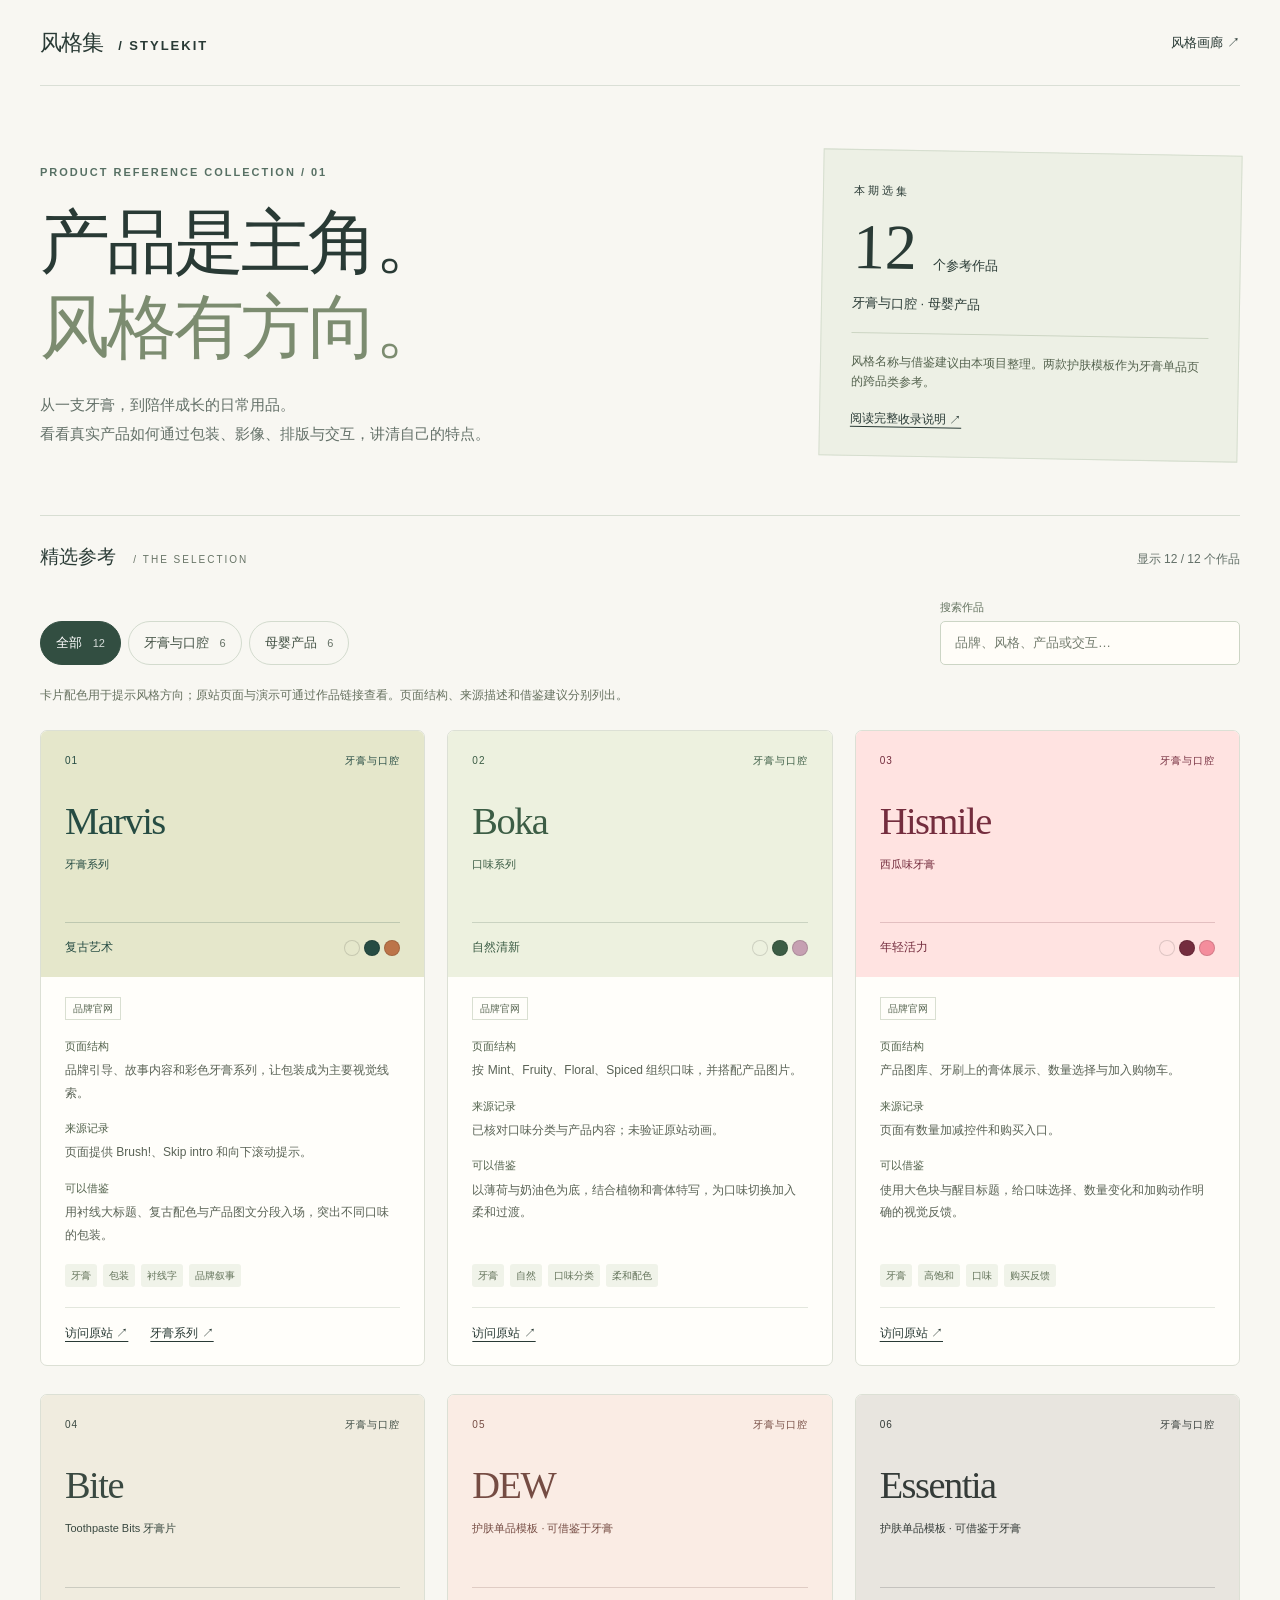
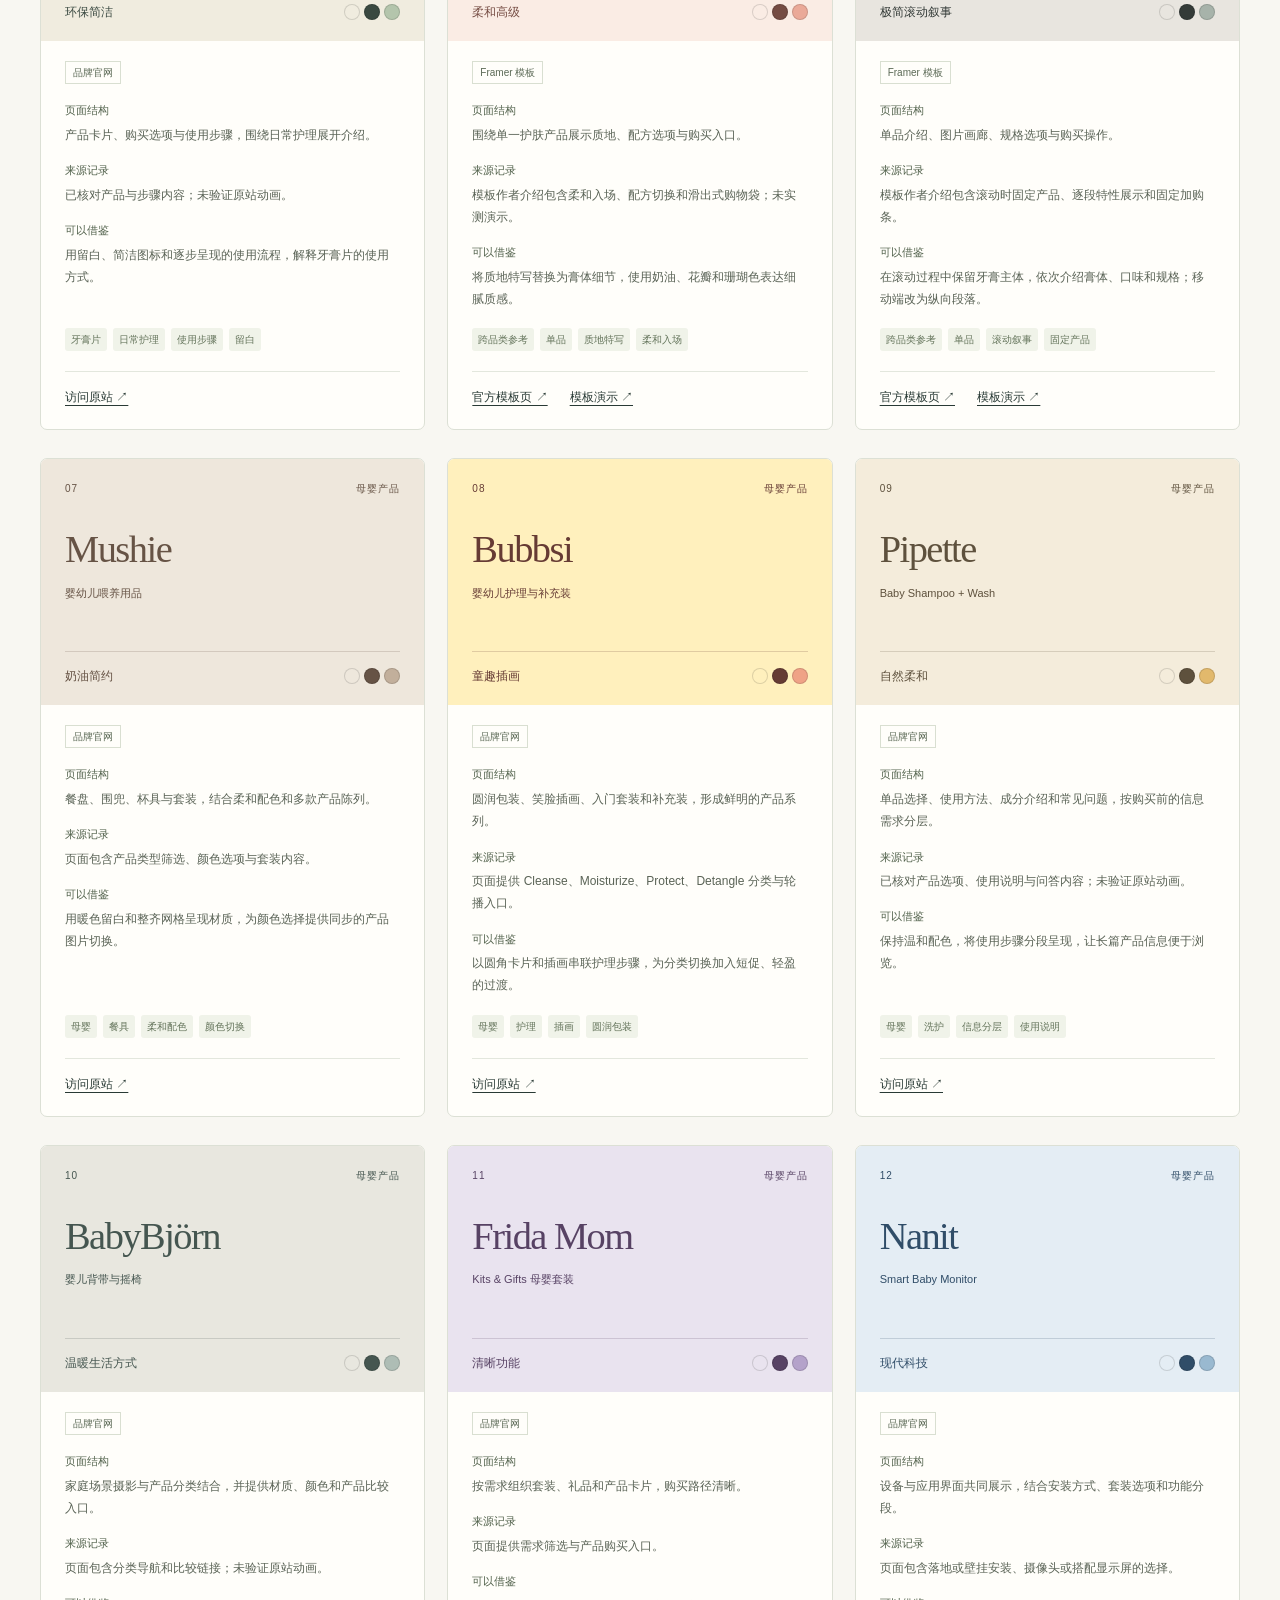
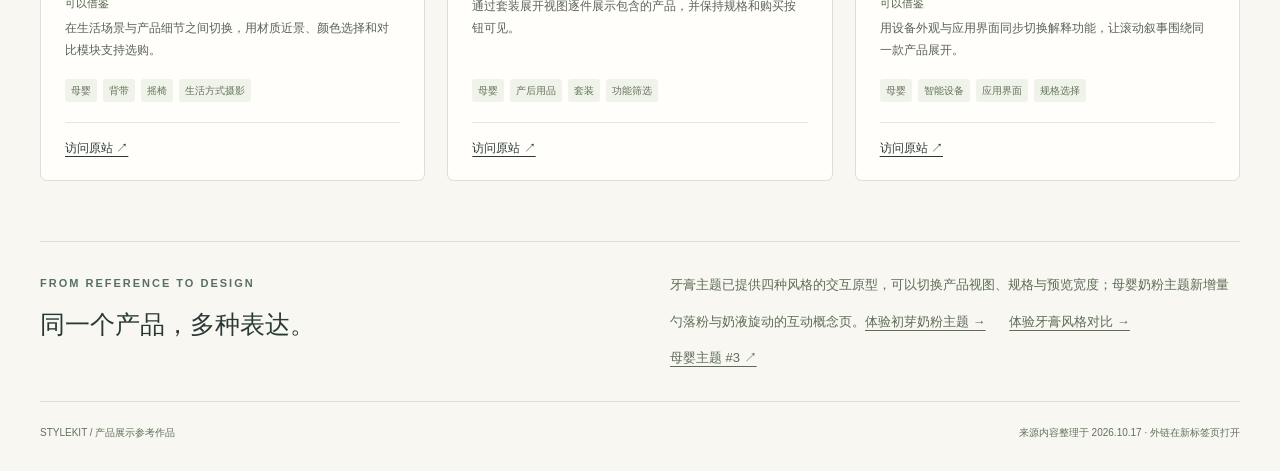
<file: references/index.html>
<!doctype html>
<html lang="zh-CN">
<head>
  <meta charset="utf-8">
  <meta name="viewport" content="width=device-width, initial-scale=1">
  <meta name="description" content="STYLEKIT 产品展示参考作品集：牙膏、口腔护理与母婴产品的视觉风格、页面结构和交互借鉴。">
  <title>产品参考作品 · STYLEKIT</title>
  <link rel="stylesheet" href="styles.css">
  <script src="catalog.js" defer></script>
  <script src="app.js" defer></script>
</head>
<body>
  <a class="skip-link" href="#works">跳到作品列表</a>
  <header class="site-header wrap">
    <a class="wordmark" href="../stylekit_website_gallery.html">风格集 <span>/ STYLEKIT</span></a>
    <a class="back-link" href="../stylekit_website_gallery.html">风格画廊 ↗</a>
  </header>
  <main class="wrap">
    <section class="intro" aria-labelledby="page-title">
      <div>
        <p class="eyebrow">PRODUCT REFERENCE COLLECTION / 01</p>
        <h1 id="page-title">产品是主角。<br><span>风格有方向。</span></h1>
        <p class="intro-copy">从一支牙膏，到陪伴成长的日常用品。<br>看看真实产品如何通过包装、影像、排版与交互，讲清自己的特点。</p>
      </div>
      <aside class="collection-note" aria-label="收录说明">
        <span class="note-label">本期选集</span>
        <strong>12 <span>个参考作品</span></strong>
        <p>牙膏与口腔 · 母婴产品</p>
        <div class="note-rule"></div>
        <p class="small">风格名称与借鉴建议由本项目整理。两款护肤模板作为牙膏单品页的跨品类参考。</p>
        <a href="README.md">阅读完整收录说明 ↗</a>
      </aside>
    </section>

    <section class="collection" aria-labelledby="collection-title">
      <div class="collection-heading">
        <h2 id="collection-title">精选参考 <span>/ THE SELECTION</span></h2>
        <p id="result-count" role="status" aria-live="polite" aria-atomic="true"></p>
      </div>
      <div class="toolbar">
        <div class="filters" role="group" aria-label="按产品主题筛选">
          <button type="button" data-topic="all" aria-pressed="true">全部 <span data-count="all"></span></button>
          <button type="button" data-topic="oral" aria-pressed="false">牙膏与口腔 <span data-count="oral"></span></button>
          <button type="button" data-topic="baby" aria-pressed="false">母婴产品 <span data-count="baby"></span></button>
        </div>
        <div class="search-field">
          <label for="search">搜索作品</label>
          <input id="search" type="search" placeholder="品牌、风格、产品或交互…" autocomplete="off">
        </div>
      </div>
      <p class="source-note">卡片配色用于提示风格方向；原站页面与演示可通过作品链接查看。页面结构、来源描述和借鉴建议分别列出。</p>
      <div id="works" class="works" tabindex="-1"></div>
      <div id="empty" class="empty" hidden>
        <h3>没有找到匹配的作品</h3>
        <p>试试“童趣”“牙膏”或“滚动”。</p>
        <button type="button" id="reset">重置筛选</button>
      </div>
      <noscript><p class="empty">浏览页需要启用 JavaScript，也可直接阅读 <a href="README.md">完整作品目录</a>。</p></noscript>
    </section>
    <section class="next-step" aria-labelledby="next-title">
      <div><p class="eyebrow">FROM REFERENCE TO DESIGN</p><h2 id="next-title">同一个产品，多种表达。</h2></div>
      <p>牙膏主题已提供四种风格的交互原型，可以切换产品视图、规格与预览宽度；母婴奶粉主题新增量勺落粉与奶液旋动的互动概念页。<a href="../milk_formula_theme.html">体验初芽奶粉主题 →</a> <a href="../toothpaste_theme_demo.html">体验牙膏风格对比 →</a> <a href="https://github.com/amsasw/web-ref-set/issues/3" target="_blank" rel="noopener noreferrer">母婴主题 #3 ↗</a></p>
    </section>
  </main>
  <footer class="wrap site-footer"><span>STYLEKIT / 产品展示参考作品</span><span>来源内容整理于 2026.10.17 · 外链在新标签页打开</span></footer>
  <template id="work-template">
    <article class="work">
      <div class="work-cover">
        <div class="cover-top"><span class="work-number"></span><span class="work-topic"></span></div>
        <h3 class="work-name"></h3>
        <p class="work-product"></p>
        <div class="cover-bottom"><span class="work-style"></span><span class="palette" aria-hidden="true"><i></i><i></i><i></i></span></div>
      </div>
      <div class="work-body">
        <p class="source-kind"></p>
        <dl>
          <dt>页面结构</dt><dd class="work-structure"></dd>
          <dt>来源记录</dt><dd class="work-evidence"></dd>
          <dt>可以借鉴</dt><dd class="work-idea"></dd>
        </dl>
        <ul class="tags" aria-label="关键词"></ul>
        <div class="work-links"></div>
      </div>
    </article>
  </template>
</body>
</html>
</file>
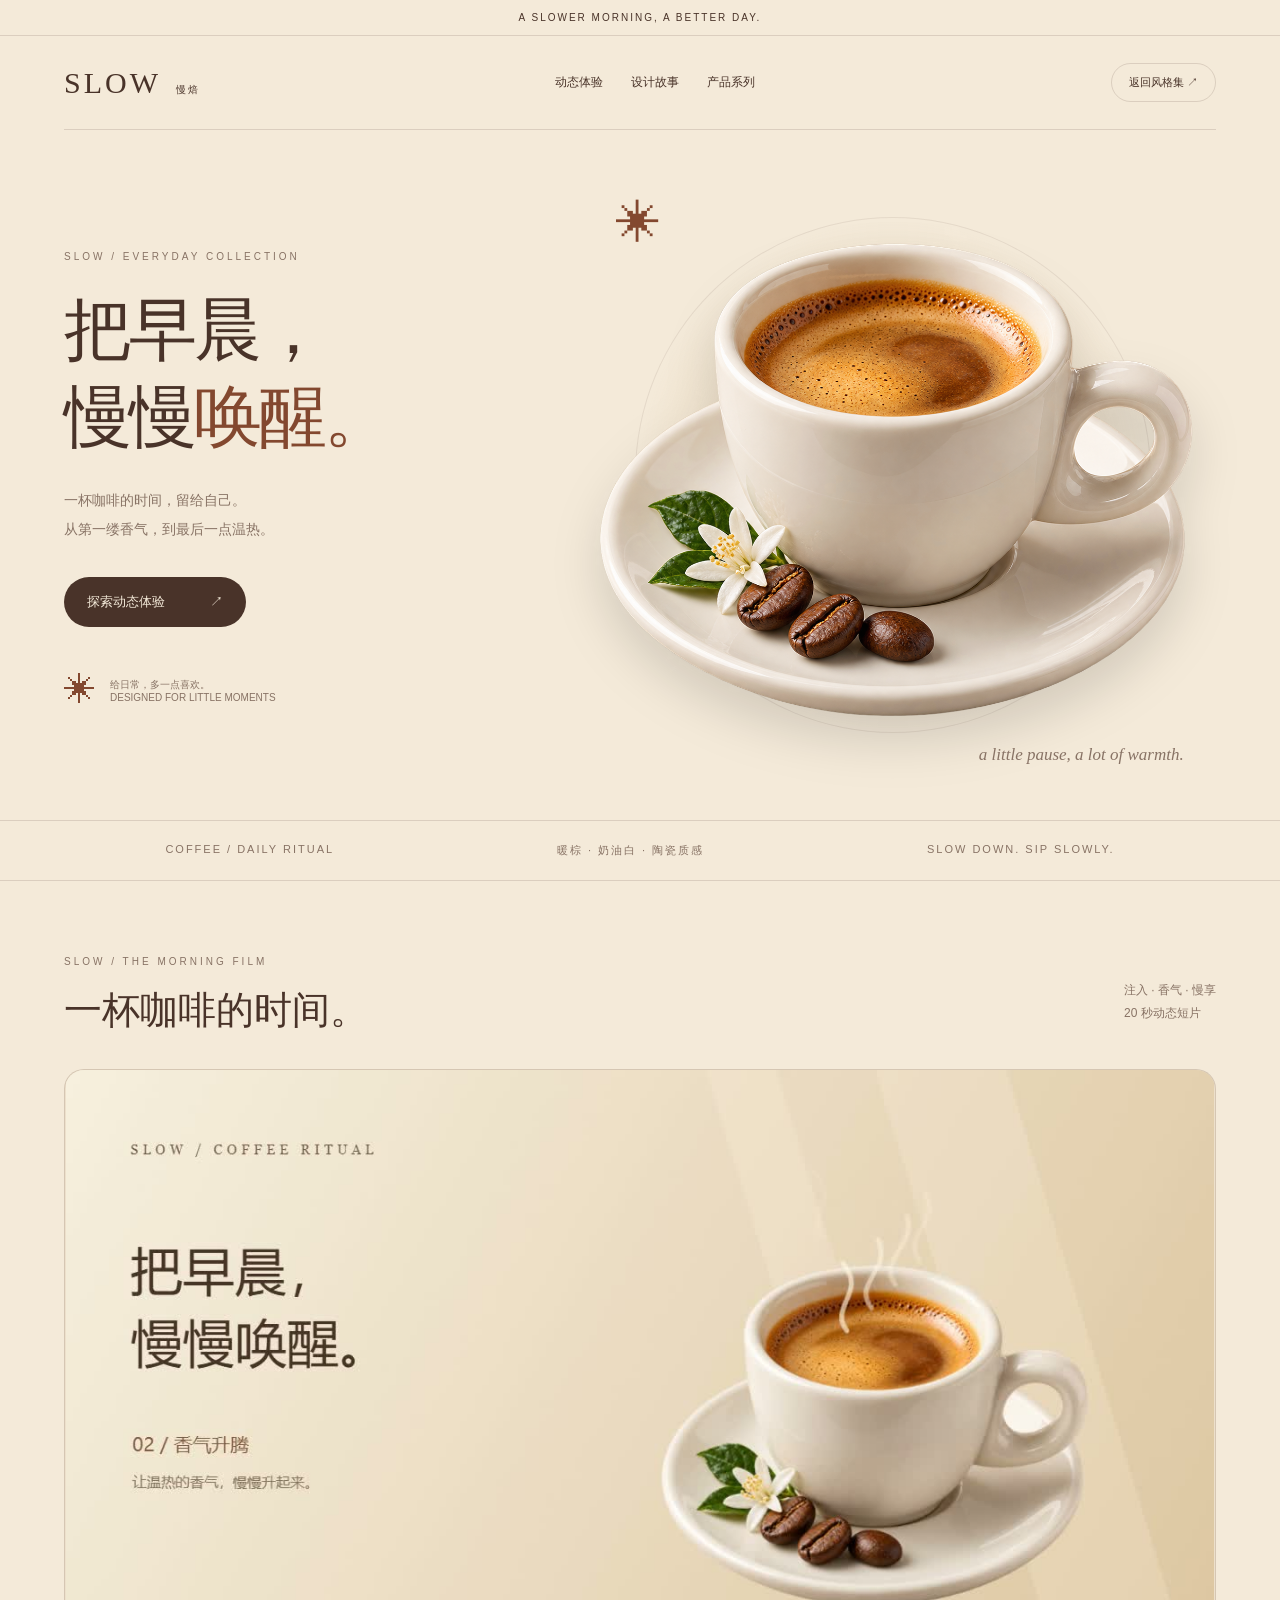
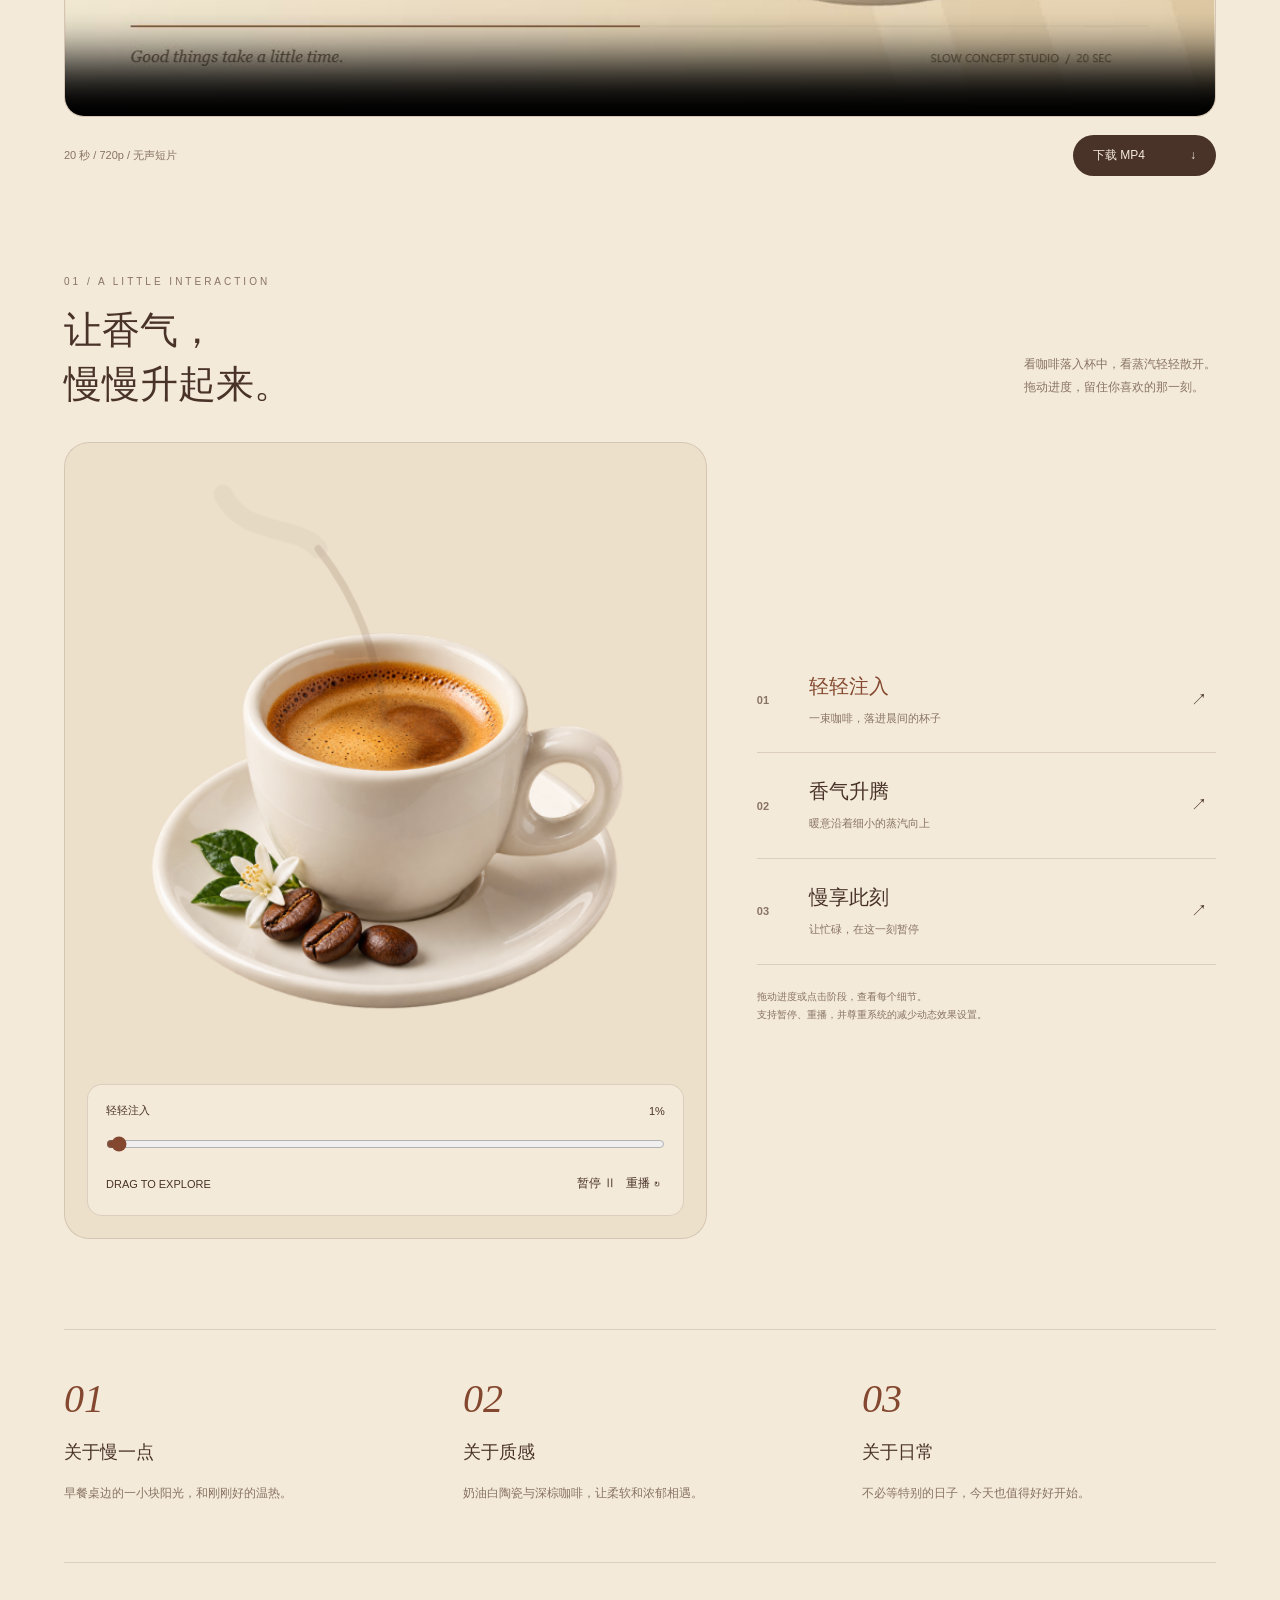
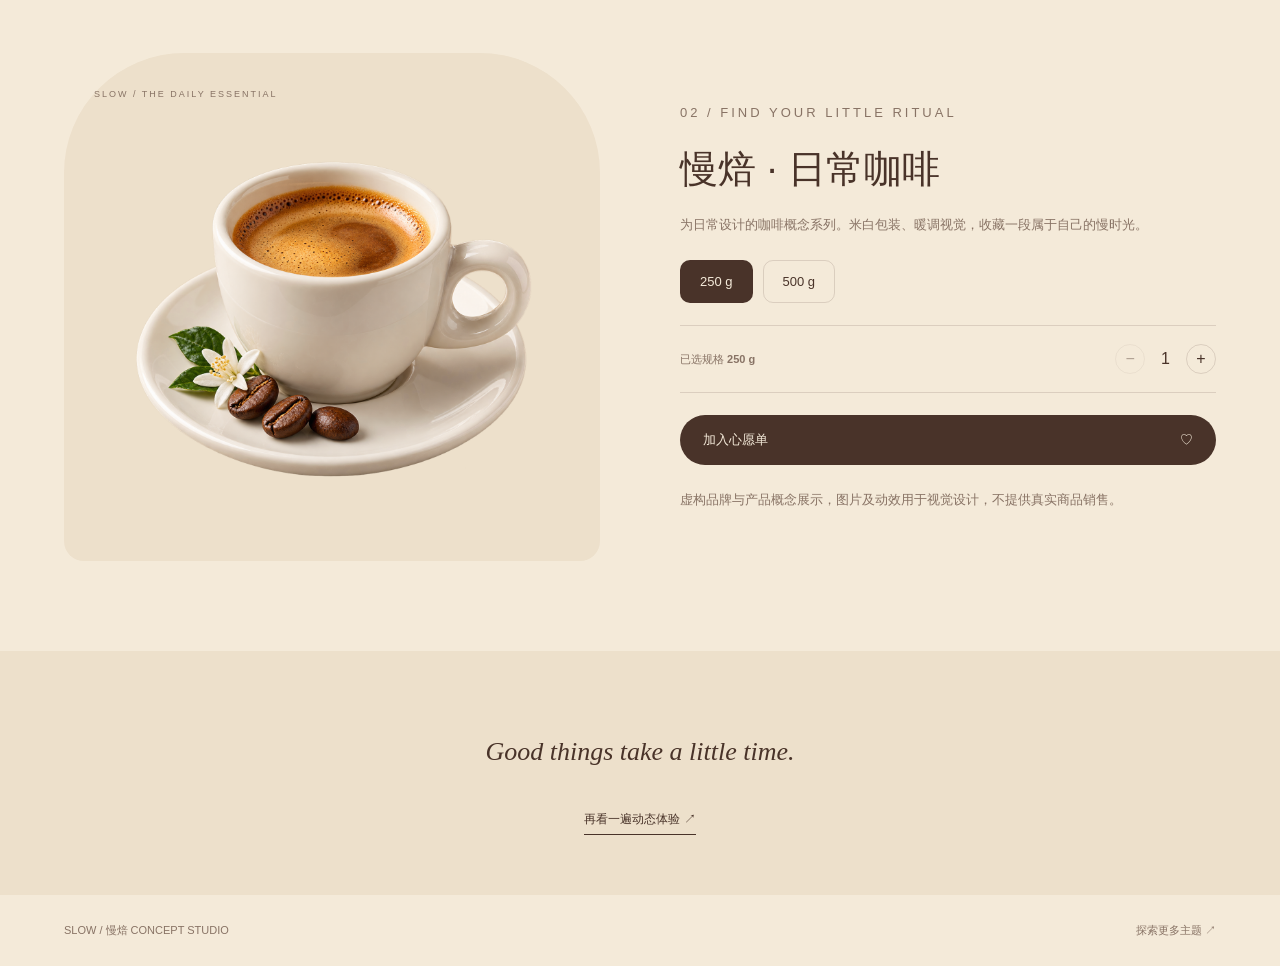
<file: coffee_theme.html>
<!doctype html>
<html lang="zh-CN"><head><meta charset="utf-8"><meta name="viewport" content="width=device-width,initial-scale=1"><meta name="description" content="慢焙产品概念页，独立图片与可控制动态体验。"><title>SLOW 慢焙 · 产品动态体验</title><link rel="stylesheet" href="assets/atelier.css"><script defer src="assets/atelier.js"></script></head>
<body data-theme="coffee">
<div class="ribbon">A SLOWER MORNING, A BETTER DAY.</div>
<header class="nav wrap"><a class="brand" href="#">SLOW<small>慢焙</small></a><nav class="nav-links" aria-label="主导航"><a href="#experience">动态体验</a><a href="#story">设计故事</a><a href="#collection">产品系列</a></nav><a class="back" href="stylekit_website_gallery.html">返回风格集 ↗</a></header>
<main>
<section class="hero wrap"><div class="hero-copy"><p class="kicker">SLOW / EVERYDAY COLLECTION</p><h1>把早晨，<br>慢慢<em>唤醒。</em></h1><p class="lead">一杯咖啡的时间，留给自己。<br>从第一缕香气，到最后一点温热。</p><a class="primary" href="#experience">探索动态体验 <span>↗</span></a><div class="edition"><b>✳</b><span>给日常，多一点喜欢。<br>DESIGNED FOR LITTLE MOMENTS</span></div></div><div class="hero-visual"><div class="halo"></div><img class="hero-image" src="assets/coffee-hero.png" alt="慢焙产品主视觉" width="1254" height="1254" fetchpriority="high"><i aria-hidden="true">✳</i><span>a little pause, a lot of warmth.</span></div></section>
<div class="ticker"><span>COFFEE / DAILY RITUAL</span><span>暖棕 · 奶油白 · 陶瓷质感</span><span>SLOW DOWN. SIP SLOWLY.</span></div>
<section class="coffee-film wrap" id="film" aria-labelledby="filmTitle">
<div class="section-head"><div><p class="kicker">SLOW / THE MORNING FILM</p><h2 id="filmTitle">一杯咖啡的时间。</h2></div><p>注入 · 香气 · 慢享<br>20 秒动态短片</p></div>
<video id="coffeeFilm" controls playsinline preload="metadata" poster="assets/coffee-ritual-poster.jpg" aria-label="慢焙咖啡动态短片"><source src="assets/coffee-ritual.mp4" type="video/mp4">浏览器不支持视频播放，可使用下方链接下载。</video>
<div class="film-meta"><span>20 秒 / 720p / 无声短片</span><a class="primary" href="assets/coffee-ritual.mp4" download>下载 MP4 <span>↓</span></a></div>
</section>

<section class="experience wrap" id="experience"><div class="section-head"><div><p class="kicker">01 / A LITTLE INTERACTION</p><h2>让香气，<br>慢慢升起来。</h2></div><p>看咖啡落入杯中，看蒸汽轻轻散开。<br>拖动进度，留住你喜欢的那一刻。</p></div><div class="experience-grid"><div class="animation-card" id="sceneCard"><canvas class="scene" id="productScene" width="600" height="600" role="img" aria-label="慢焙动态演示">请使用支持 Canvas 的浏览器查看动态演示。</canvas><div class="controls"><div class="control-row"><span id="motionLabel">轻轻注入</span><output id="motionValue" for="motionProgress">0%</output></div><input id="motionProgress" type="range" min="0" max="100" step="1" value="0" aria-label="动画进度"><div class="control-row"><span>DRAG TO EXPLORE</span><div><button id="motionPlay" type="button">暂停 Ⅱ</button><button id="motionReplay" type="button">重播 ↻</button></div></div></div></div><div><div class="scene-stages"><button type="button" data-seek="12" aria-pressed="true"><b>01</b><span>轻轻注入<small>一束咖啡，落进晨间的杯子</small></span><i>↗</i></button><button type="button" data-seek="48" aria-pressed="false"><b>02</b><span>香气升腾<small>暖意沿着细小的蒸汽向上</small></span><i>↗</i></button><button type="button" data-seek="88" aria-pressed="false"><b>03</b><span>慢享此刻<small>让忙碌，在这一刻暂停</small></span><i>↗</i></button></div><p class="note">拖动进度或点击阶段，查看每个细节。<br>支持暂停、重播，并尊重系统的减少动态效果设置。</p></div></div></section>
<section class="story wrap" id="story" aria-label="设计故事"><article><b>01</b><h3>关于慢一点</h3><p>早餐桌边的一小块阳光，和刚刚好的温热。</p></article><article><b>02</b><h3>关于质感</h3><p>奶油白陶瓷与深棕咖啡，让柔软和浓郁相遇。</p></article><article><b>03</b><h3>关于日常</h3><p>不必等特别的日子，今天也值得好好开始。</p></article></section>
<section class="collection wrap" id="collection"><div class="product-picture"><span>SLOW / THE DAILY ESSENTIAL</span><img src="assets/coffee-hero.png" alt="慢焙 · 日常咖啡包装展示" loading="lazy" width="1254" height="1254"></div><div class="product-copy"><p class="kicker">02 / FIND YOUR LITTLE RITUAL</p><h2>慢焙 · 日常咖啡</h2><p>为日常设计的咖啡概念系列。米白包装、暖调视觉，收藏一段属于自己的慢时光。</p><div class="choices" role="group" aria-label="选择规格"><button type="button" data-option="250 g" aria-pressed="true">250 g</button><button type="button" data-option="500 g" aria-pressed="false">500 g</button></div><div class="order-row"><span>已选规格 <b id="selectedOption">250 g</b></span><div class="quantity"><button type="button" id="minus" aria-label="减少数量" disabled>−</button><output id="quantity">1</output><button type="button" id="plus" aria-label="增加数量">+</button></div></div><button class="primary" type="button" id="addWish">加入心愿单 <span>♡</span></button><p class="note">虚构品牌与产品概念展示，图片及动效用于视觉设计，不提供真实商品销售。</p></div></section>
<section class="closing"><p>Good things take a little time.</p><a href="#experience">再看一遍动态体验 ↗</a></section>
</main><footer class="wrap"><span>SLOW / 慢焙 CONCEPT STUDIO</span><a href="stylekit_website_gallery.html">探索更多主题 ↗</a></footer><div id="toast" role="status" aria-live="polite"></div>
</body></html>
</file>
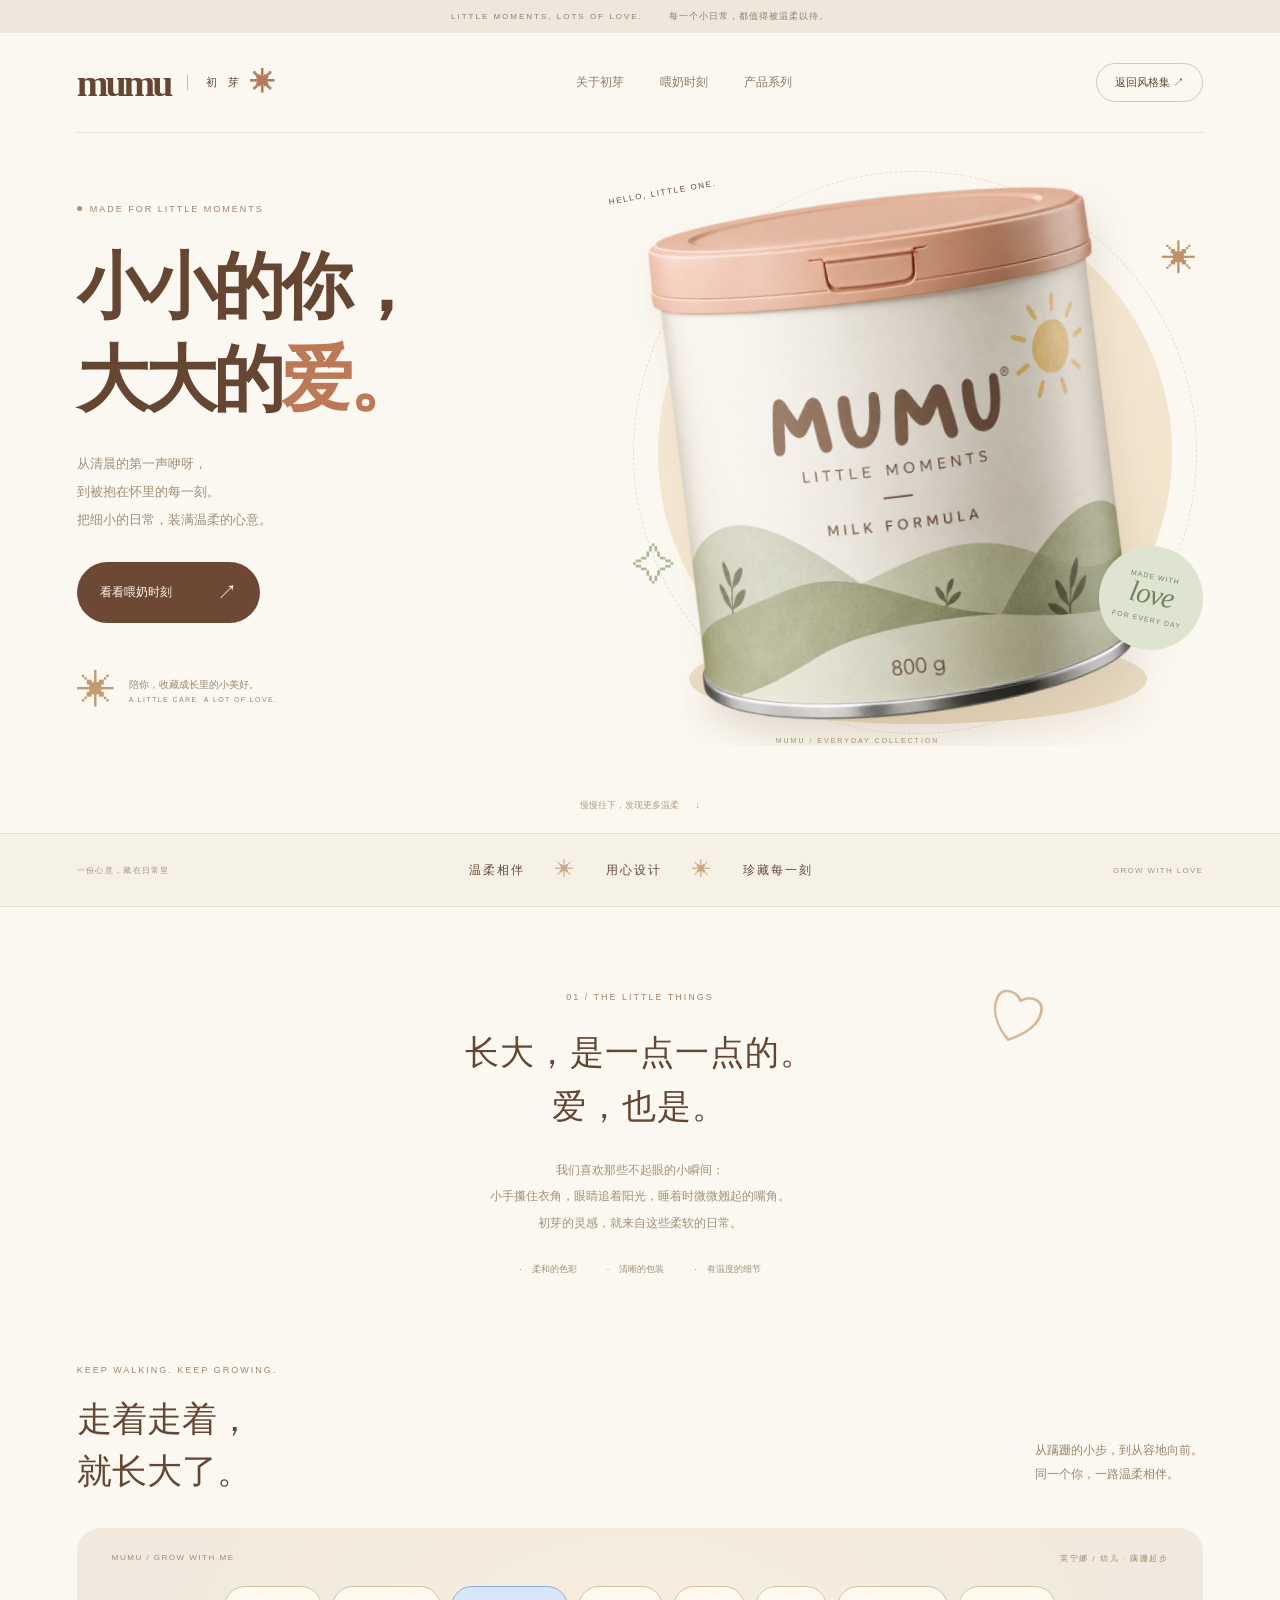
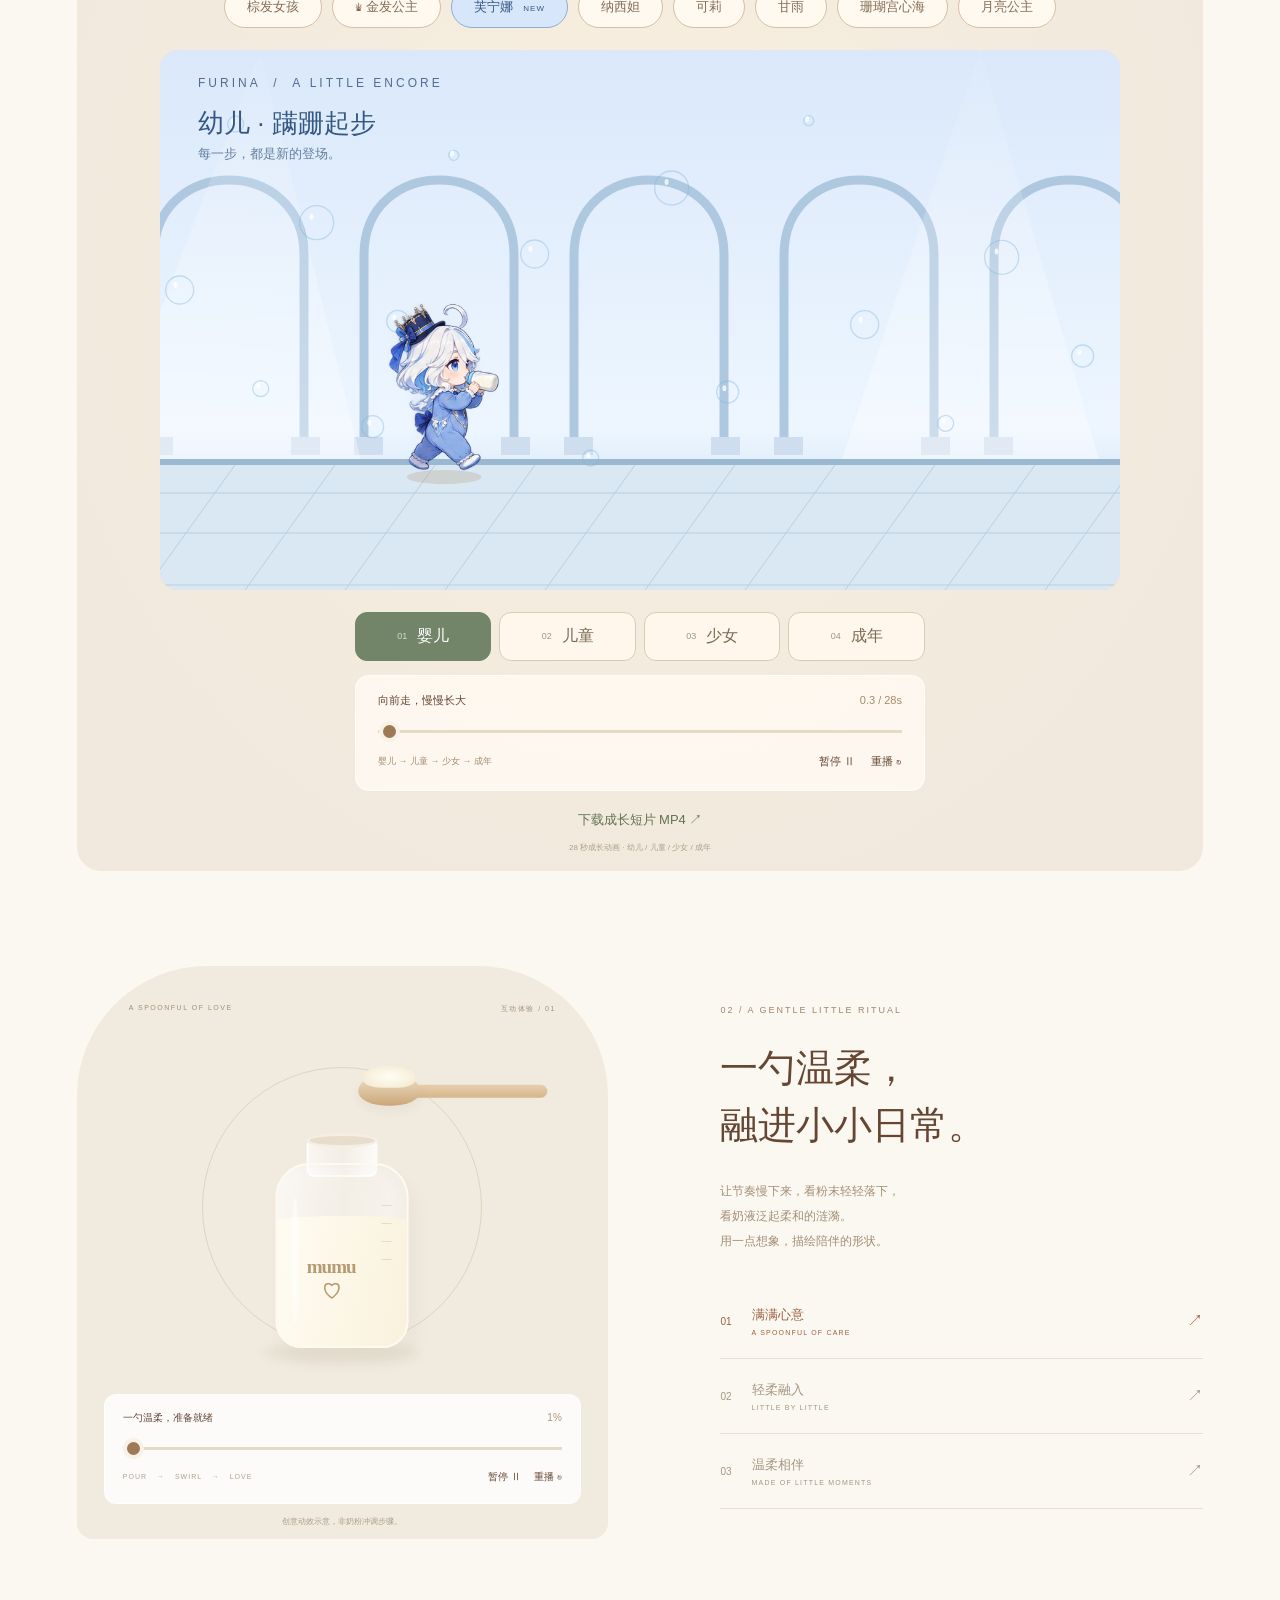
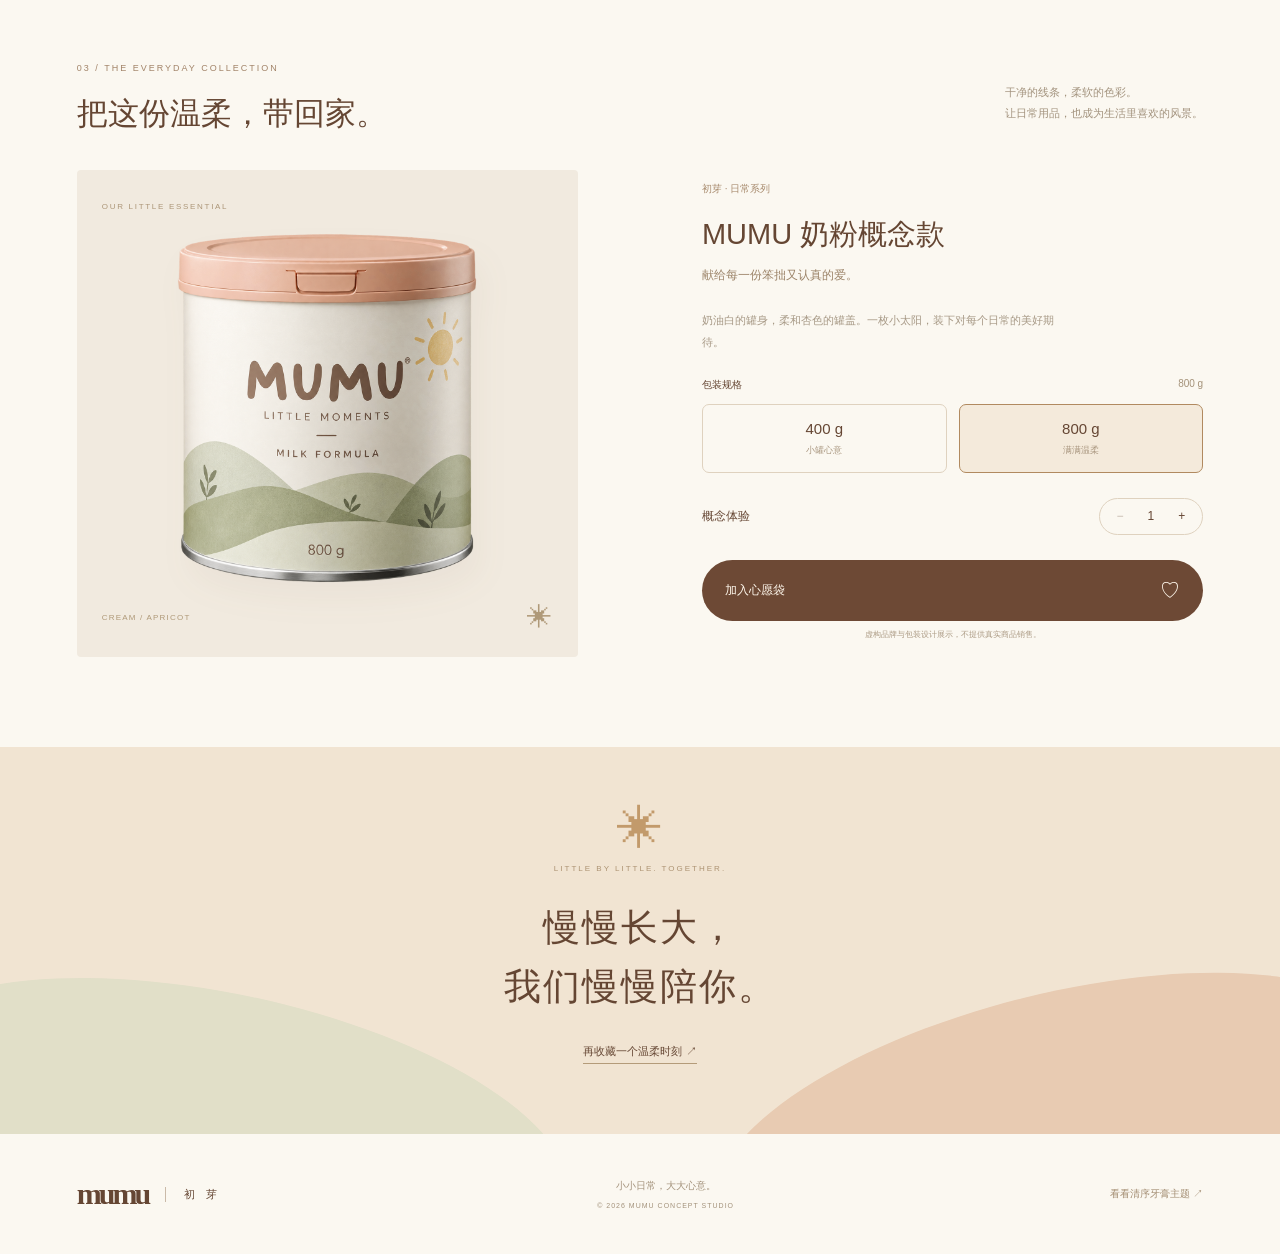
<file: milk_formula_theme.html>
<!doctype html>
<html lang="zh-CN">
<head>
<meta charset="utf-8"><meta name="viewport" content="width=device-width,initial-scale=1"><meta name="theme-color" content="#fbf6ed">
<meta name="description" content="初芽 MUMU 母婴奶粉品牌概念页，温柔的产品视觉与互动动画。">
<title>初芽 MUMU · 把爱，放进每一个小日常</title>
<link rel="stylesheet" href="assets/mumu.css"><link rel="stylesheet" href="assets/mumu-feeding.css"><link rel="stylesheet" href="assets/mumu-growth.css"><script defer src="assets/mumu-walk.js"></script><script defer src="assets/mumu.js"></script>
</head>
<body>
<div class="top-note">LITTLE MOMENTS, LOTS OF LOVE. <span>每一个小日常，都值得被温柔以待。</span></div>
<header class="nav wrap"><a href="#" class="logo">mumu<span>初 芽</span><i>✳</i></a><nav aria-label="主导航"><a href="#story">关于初芽</a><a href="#feeding">喂奶时刻</a><a href="#collection">产品系列</a></nav><a class="nav-link" href="stylekit_website_gallery.html">返回风格集 ↗</a></header>
<main>
<section class="hero wrap" aria-labelledby="headline">
<div class="hero-copy"><p class="eyebrow"><span></span> MADE FOR LITTLE MOMENTS</p><h1 id="headline">小小的你，<br>大大的<span>爱。</span></h1><p class="hero-text">从清晨的第一声咿呀，<br>到被抱在怀里的每一刻。<br>把细小的日常，装满温柔的心意。</p><a class="button" href="#feeding">看看喂奶时刻 <span>↗</span></a><div class="love-note"><span class="sun-icon" aria-hidden="true">✳</span><p>陪你，收藏成长里的小美好。<small>A LITTLE CARE. A LOT OF LOVE.</small></p></div></div>
<div class="hero-art" id="heroArt"><div class="soft-disc" aria-hidden="true"></div><div class="orbit" aria-hidden="true"></div><span class="hero-star star-a" aria-hidden="true">✳</span><span class="hero-star star-b" aria-hidden="true">✧</span><span class="little-label">HELLO, LITTLE ONE.</span><div class="can-float"><img class="hero-can" src="assets/mumu-formula.png" width="1024" height="1024" alt="初芽 MUMU 奶粉概念包装，奶油色罐身与杏色罐盖" fetchpriority="high"></div><div class="pedestal" aria-hidden="true"></div><div class="round-stamp">MADE WITH<br><strong>love</strong><br>FOR EVERY DAY</div><span class="art-caption">MUMU / EVERYDAY COLLECTION</span></div>
<a class="scroll-cue" href="#story">慢慢往下，发现更多温柔 <span>↓</span></a>
</section>
<section class="brand-line" id="story"><span>一份心意，藏在日常里</span><p>温柔相伴 <i>✳</i> 用心设计 <i>✳</i> 珍藏每一刻</p><span>GROW WITH LOVE</span></section>
<section class="story wrap"><div class="eyebrow">01 / THE LITTLE THINGS</div><h2>长大，是一点一点的。<br>爱，也是。</h2><p>我们喜欢那些不起眼的小瞬间：<br>小手攥住衣角，眼睛追着阳光，睡着时微微翘起的嘴角。<br>初芽的灵感，就来自这些柔软的日常。</p><div class="story-details"><span>柔和的色彩</span><span>清晰的包装</span><span>有温度的细节</span></div><span class="story-doodle" aria-hidden="true">♡</span></section>
<section class="feeding wrap" id="feeding" aria-labelledby="feedingTitle">
<div class="feeding-heading"><div><p class="eyebrow">KEEP WALKING. KEEP GROWING.</p><h2 id="feedingTitle">走着走着，<br>就长大了。</h2></div><p>从蹒跚的小步，到从容地向前。<br>同一个你，一路温柔相伴。</p></div>
<div class="feeding-card" id="feedingScene">
<div class="feeding-top"><span>MUMU / GROW WITH ME</span><span id="growthCaption">01 / 婴儿时期</span></div>
<div class="character-picker" role="group" aria-label="选择角色"><button type="button" data-character="original" aria-pressed="false">棕发女孩</button><button type="button" data-character="princess" aria-pressed="false">♛ 金发公主</button><button type="button" data-character="furina" aria-pressed="true">芙宁娜 <small>NEW</small></button><button type="button" data-character="nahida" aria-pressed="false">纳西妲</button><button type="button" data-character="klee" aria-pressed="false">可莉</button><button type="button" data-character="ganyu" aria-pressed="false">甘雨</button><button type="button" data-character="kokomi" aria-pressed="false">珊瑚宫心海</button><button type="button" data-character="moon" aria-pressed="false">月亮公主</button></div>
<div class="growth-art walk-film"><canvas id="growthFilm" width="960" height="540" role="img" aria-label="金发公主步行成长动画"></canvas></div>
<div class="growth-stages" role="group" aria-label="选择成长阶段"><button type="button" data-growth="0" aria-pressed="true"><small>01</small>婴儿</button><button type="button" data-growth="1" aria-pressed="false"><small>02</small>儿童</button><button type="button" data-growth="2" aria-pressed="false"><small>03</small>少女</button><button type="button" data-growth="3" aria-pressed="false"><small>04</small>成年</button></div>
<div class="feeding-controls"><div><span id="feedingLabel">小小的手，抱住第一份温柔</span><output id="feedingPercent" for="feedingProgress">0%</output></div><input id="feedingProgress" type="range" min="0" max="100" value="0" step="1" aria-label="成长动画进度"><div class="feeding-control-bottom"><span>婴儿 → 儿童 → 少女 → 成年</span><div><button id="feedingPlay" type="button">暂停 Ⅱ</button><button id="feedingReplay" type="button">重播 ↻</button></div></div></div>
<a class="film-download" href="assets/mumu-growing-up.mp4" download>下载成长短片 MP4 ↗</a>
<p class="demo-note">28 秒成长动画 · 幼儿 / 儿童 / 少女 / 成年</p></div></section>


<section class="ritual wrap" id="ritual"><div class="ritual-visual paused" id="mixScene"><div class="visual-heading"><span>A SPOONFUL OF LOVE</span><span>互动体验 / 01</span></div><div class="mix-stage"><div class="mix-halo" aria-hidden="true"></div><div class="scoop" aria-hidden="true"><div class="scoop-handle"></div><div class="scoop-bowl"><div class="powder-mound"></div></div></div><div class="powder-stream" id="powderStream" aria-hidden="true"></div><div class="bottle" role="img" aria-label="奶瓶中的奶液随动画轻柔旋动"><div class="bottle-mouth"></div><div class="bottle-neck"></div><div class="bottle-body"><div class="milk"><i></i><i></i><i></i></div><div class="bottle-shine"></div><div class="bottle-lines" aria-hidden="true"><i></i><i></i><i></i><i></i></div><div class="bottle-mark">mumu<span>♡</span></div></div><div class="bottle-shadow"></div></div><div class="mix-spark" aria-hidden="true">✧</div></div><div class="mix-controls"><div><span id="mixLabel">一勺温柔，准备就绪</span><output id="mixPercent" for="mixProgress">0%</output></div><input id="mixProgress" type="range" min="0" max="100" value="0" step="1" aria-label="奶粉主题动画进度"><div class="control-bottom"><span>POUR <i>→</i> SWIRL <i>→</i> LOVE</span><div><button id="mixPlay" type="button">播放 ▷</button><button id="mixReplay" type="button">重播 ↻</button></div></div></div><p class="demo-note">创意动效示意，非奶粉冲调步骤。</p></div>
<div class="ritual-copy"><p class="eyebrow">02 / A GENTLE LITTLE RITUAL</p><h2>一勺温柔，<br>融进小小日常。</h2><p>让节奏慢下来，看粉末轻轻落下，<br>看奶液泛起柔和的涟漪。<br>用一点想象，描绘陪伴的形状。</p><div class="ritual-steps"><button class="active" data-seek="12"><b>01</b><span>满满心意<small>A SPOONFUL OF CARE</small></span><i>↗</i></button><button data-seek="48"><b>02</b><span>轻柔融入<small>LITTLE BY LITTLE</small></span><i>↗</i></button><button data-seek="92"><b>03</b><span>温柔相伴<small>MADE OF LITTLE MOMENTS</small></span><i>↗</i></button></div></div></section>
<section class="collection wrap" id="collection"><div class="section-top"><div><p class="eyebrow">03 / THE EVERYDAY COLLECTION</p><h2>把这份温柔，带回家。</h2></div><p>干净的线条，柔软的色彩。<br>让日常用品，也成为生活里喜欢的风景。</p></div><div class="product-layout"><div class="product-picture"><span>OUR LITTLE ESSENTIAL</span><img src="assets/mumu-formula.png" width="1024" height="1024" alt="MUMU 初芽奶粉罐概念设计" loading="lazy"><div class="picture-bottom"><span>CREAM / APRICOT</span><i>✳</i></div></div><div class="product-info"><span class="product-tag">初芽 · 日常系列</span><h3>MUMU 奶粉概念款</h3><p class="product-sub">献给每一份笨拙又认真的爱。</p><p class="product-desc">奶油白的罐身，柔和杏色的罐盖。一枚小太阳，装下对每个日常的美好期待。</p><div class="size-heading">包装规格 <span id="sizeName">800 g</span></div><div class="sizes" role="group" aria-label="选择包装规格"><button data-size="400" aria-pressed="false">400 g <small>小罐心意</small></button><button data-size="800" aria-pressed="true">800 g <small>满满温柔</small></button></div><div class="product-actions"><span>概念体验</span><div class="quantity"><button id="minus" disabled aria-label="减少数量">−</button><output id="quantity">1</output><button id="plus" aria-label="增加数量">+</button></div></div><button class="button add-button" id="add">加入心愿袋 <span>♡</span></button><p class="product-note">虚构品牌与包装设计展示，不提供真实商品销售。</p></div></div></section>
<section class="closing"><span class="closing-sun" aria-hidden="true">✳</span><p>LITTLE BY LITTLE. TOGETHER.</p><h2>慢慢长大，<br>我们慢慢陪你。</h2><a href="#ritual">再收藏一个温柔时刻 ↗</a><div class="hill hill-one" aria-hidden="true"></div><div class="hill hill-two" aria-hidden="true"></div></section>
</main><footer class="wrap"><a class="logo" href="#">mumu<span>初 芽</span></a><p>小小日常，大大心意。<small>© 2026 MUMU CONCEPT STUDIO</small></p><a href="toothpaste_theme_demo.html">看看清序牙膏主题 ↗</a></footer><div id="toast" role="status" aria-live="polite"></div>
</body>
</html>
</file>
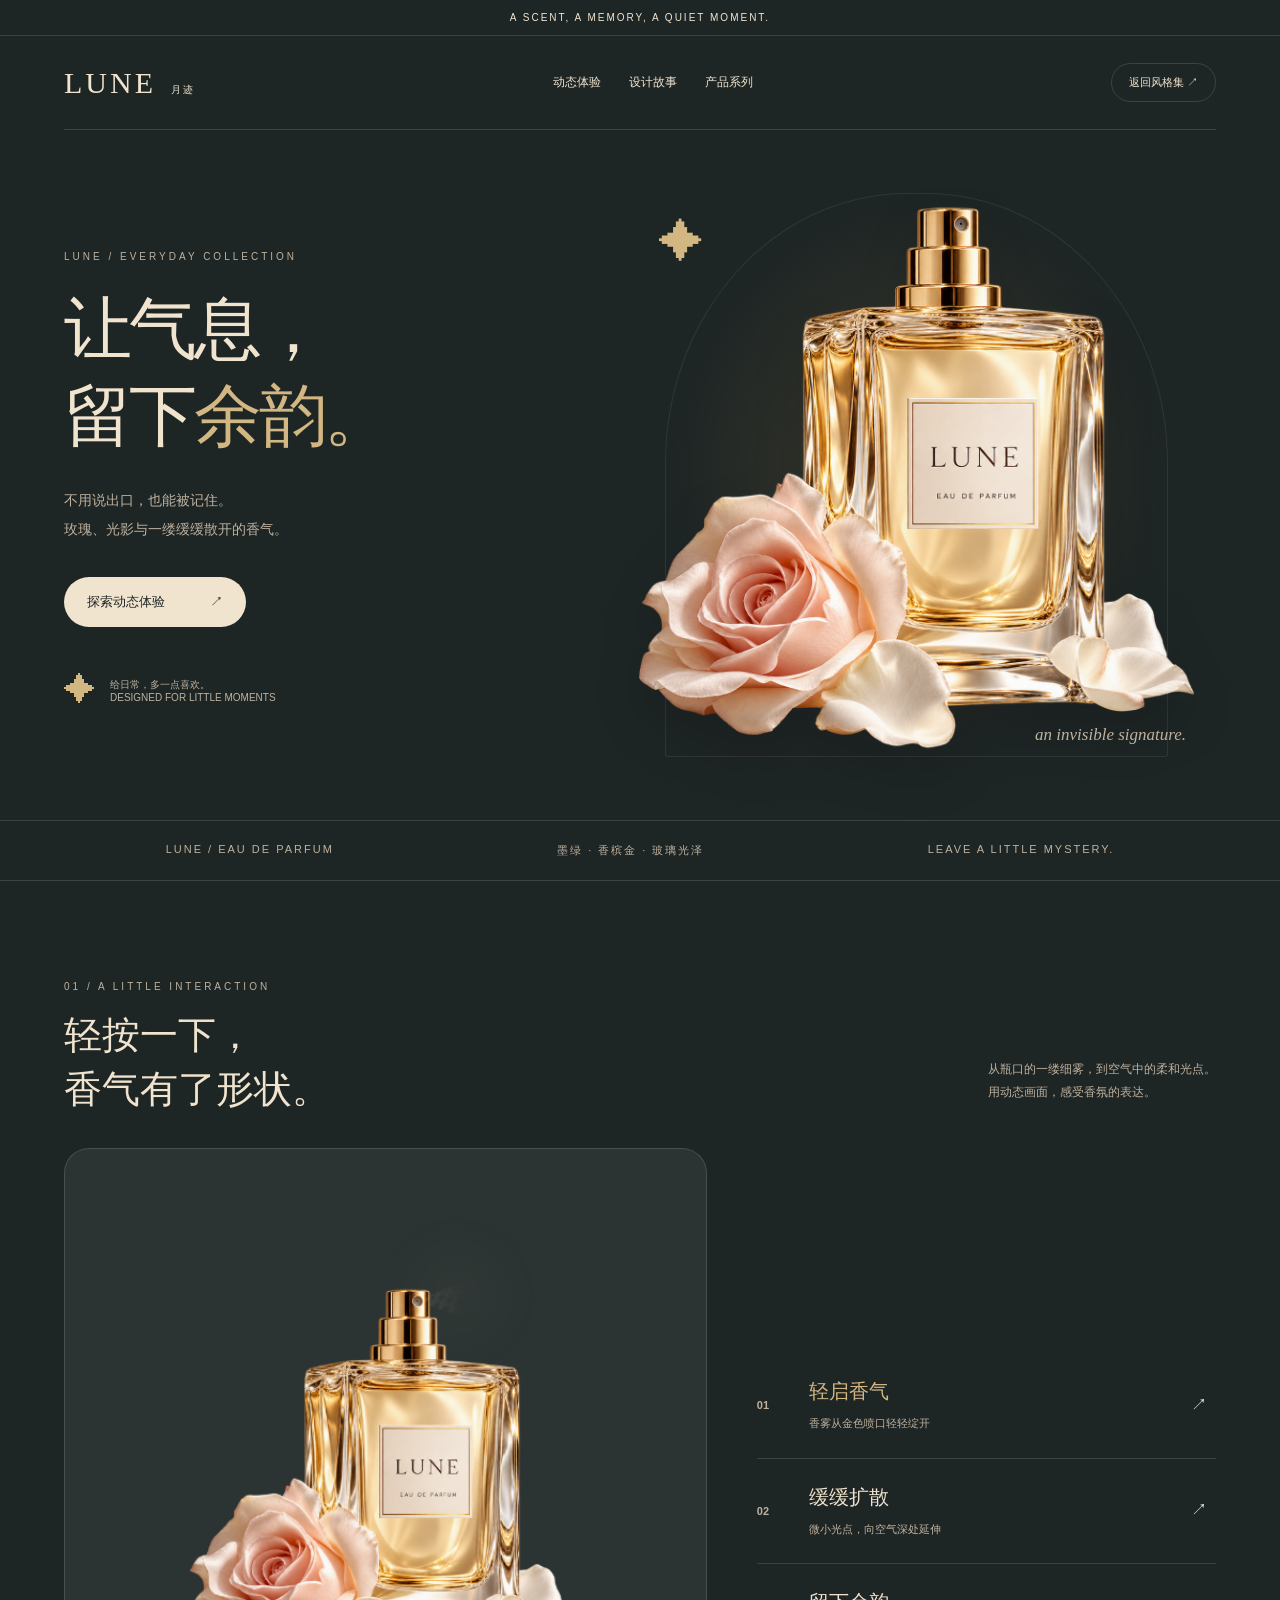
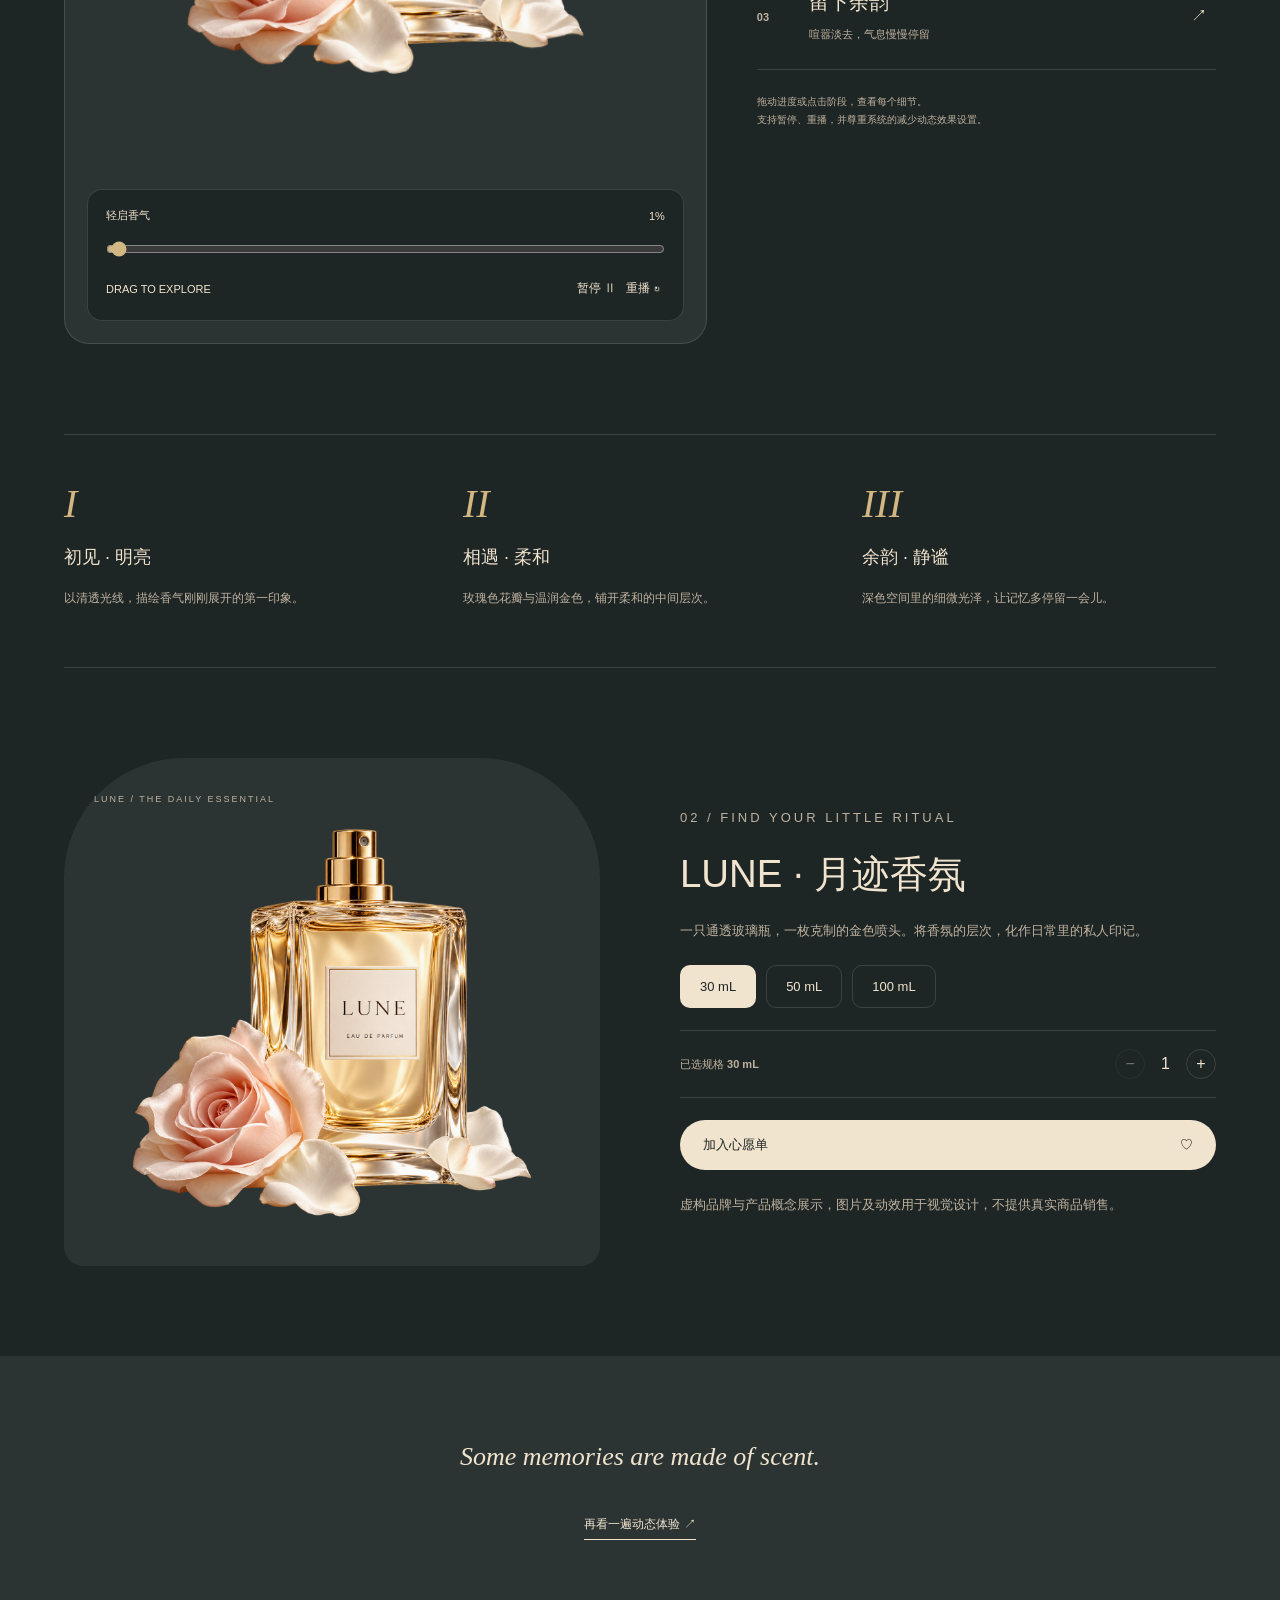
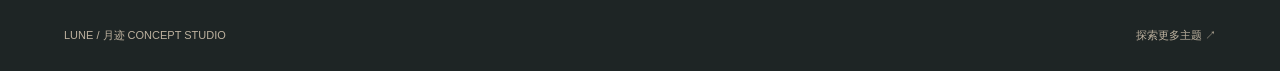
<file: perfume_theme.html>
<!doctype html>
<html lang="zh-CN"><head><meta charset="utf-8"><meta name="viewport" content="width=device-width,initial-scale=1"><meta name="description" content="月迹产品概念页，独立图片与可控制动态体验。"><title>LUNE 月迹 · 产品动态体验</title><link rel="stylesheet" href="assets/atelier.css"><script defer src="assets/atelier.js"></script></head>
<body data-theme="perfume">
<div class="ribbon">A SCENT, A MEMORY, A QUIET MOMENT.</div>
<header class="nav wrap"><a class="brand" href="#">LUNE<small>月迹</small></a><nav class="nav-links" aria-label="主导航"><a href="#experience">动态体验</a><a href="#story">设计故事</a><a href="#collection">产品系列</a></nav><a class="back" href="stylekit_website_gallery.html">返回风格集 ↗</a></header>
<main>
<section class="hero wrap"><div class="hero-copy"><p class="kicker">LUNE / EVERYDAY COLLECTION</p><h1>让气息，<br>留下<em>余韵。</em></h1><p class="lead">不用说出口，也能被记住。<br>玫瑰、光影与一缕缓缓散开的香气。</p><a class="primary" href="#experience">探索动态体验 <span>↗</span></a><div class="edition"><b>✦</b><span>给日常，多一点喜欢。<br>DESIGNED FOR LITTLE MOMENTS</span></div></div><div class="hero-visual"><div class="halo"></div><img class="hero-image" src="assets/perfume-hero.png" alt="月迹产品主视觉" width="1254" height="1254" fetchpriority="high"><i aria-hidden="true">✦</i><span>an invisible signature.</span></div></section>
<div class="ticker"><span>LUNE / EAU DE PARFUM</span><span>墨绿 · 香槟金 · 玻璃光泽</span><span>LEAVE A LITTLE MYSTERY.</span></div>
<section class="experience wrap" id="experience"><div class="section-head"><div><p class="kicker">01 / A LITTLE INTERACTION</p><h2>轻按一下，<br>香气有了形状。</h2></div><p>从瓶口的一缕细雾，到空气中的柔和光点。<br>用动态画面，感受香氛的表达。</p></div><div class="experience-grid"><div class="animation-card" id="sceneCard"><canvas class="scene" id="productScene" width="600" height="600" role="img" aria-label="月迹动态演示">请使用支持 Canvas 的浏览器查看动态演示。</canvas><div class="controls"><div class="control-row"><span id="motionLabel">轻启香气</span><output id="motionValue" for="motionProgress">0%</output></div><input id="motionProgress" type="range" min="0" max="100" step="1" value="0" aria-label="动画进度"><div class="control-row"><span>DRAG TO EXPLORE</span><div><button id="motionPlay" type="button">暂停 Ⅱ</button><button id="motionReplay" type="button">重播 ↻</button></div></div></div></div><div><div class="scene-stages"><button type="button" data-seek="12" aria-pressed="true"><b>01</b><span>轻启香气<small>香雾从金色喷口轻轻绽开</small></span><i>↗</i></button><button type="button" data-seek="48" aria-pressed="false"><b>02</b><span>缓缓扩散<small>微小光点，向空气深处延伸</small></span><i>↗</i></button><button type="button" data-seek="88" aria-pressed="false"><b>03</b><span>留下余韵<small>喧嚣淡去，气息慢慢停留</small></span><i>↗</i></button></div><p class="note">拖动进度或点击阶段，查看每个细节。<br>支持暂停、重播，并尊重系统的减少动态效果设置。</p></div></div></section>
<section class="story wrap" id="story" aria-label="设计故事"><article><b>I</b><h3>初见 · 明亮</h3><p>以清透光线，描绘香气刚刚展开的第一印象。</p></article><article><b>II</b><h3>相遇 · 柔和</h3><p>玫瑰色花瓣与温润金色，铺开柔和的中间层次。</p></article><article><b>III</b><h3>余韵 · 静谧</h3><p>深色空间里的细微光泽，让记忆多停留一会儿。</p></article></section>
<section class="collection wrap" id="collection"><div class="product-picture"><span>LUNE / THE DAILY ESSENTIAL</span><img src="assets/perfume-hero.png" alt="LUNE · 月迹香氛包装展示" loading="lazy" width="1254" height="1254"></div><div class="product-copy"><p class="kicker">02 / FIND YOUR LITTLE RITUAL</p><h2>LUNE · 月迹香氛</h2><p>一只通透玻璃瓶，一枚克制的金色喷头。将香氛的层次，化作日常里的私人印记。</p><div class="choices" role="group" aria-label="选择规格"><button type="button" data-option="30 mL" aria-pressed="true">30 mL</button><button type="button" data-option="50 mL" aria-pressed="false">50 mL</button><button type="button" data-option="100 mL" aria-pressed="false">100 mL</button></div><div class="order-row"><span>已选规格 <b id="selectedOption">30 mL</b></span><div class="quantity"><button type="button" id="minus" aria-label="减少数量" disabled>−</button><output id="quantity">1</output><button type="button" id="plus" aria-label="增加数量">+</button></div></div><button class="primary" type="button" id="addWish">加入心愿单 <span>♡</span></button><p class="note">虚构品牌与产品概念展示，图片及动效用于视觉设计，不提供真实商品销售。</p></div></section>
<section class="closing"><p>Some memories are made of scent.</p><a href="#experience">再看一遍动态体验 ↗</a></section>
</main><footer class="wrap"><span>LUNE / 月迹 CONCEPT STUDIO</span><a href="stylekit_website_gallery.html">探索更多主题 ↗</a></footer><div id="toast" role="status" aria-live="polite"></div>
</body></html>
</file>
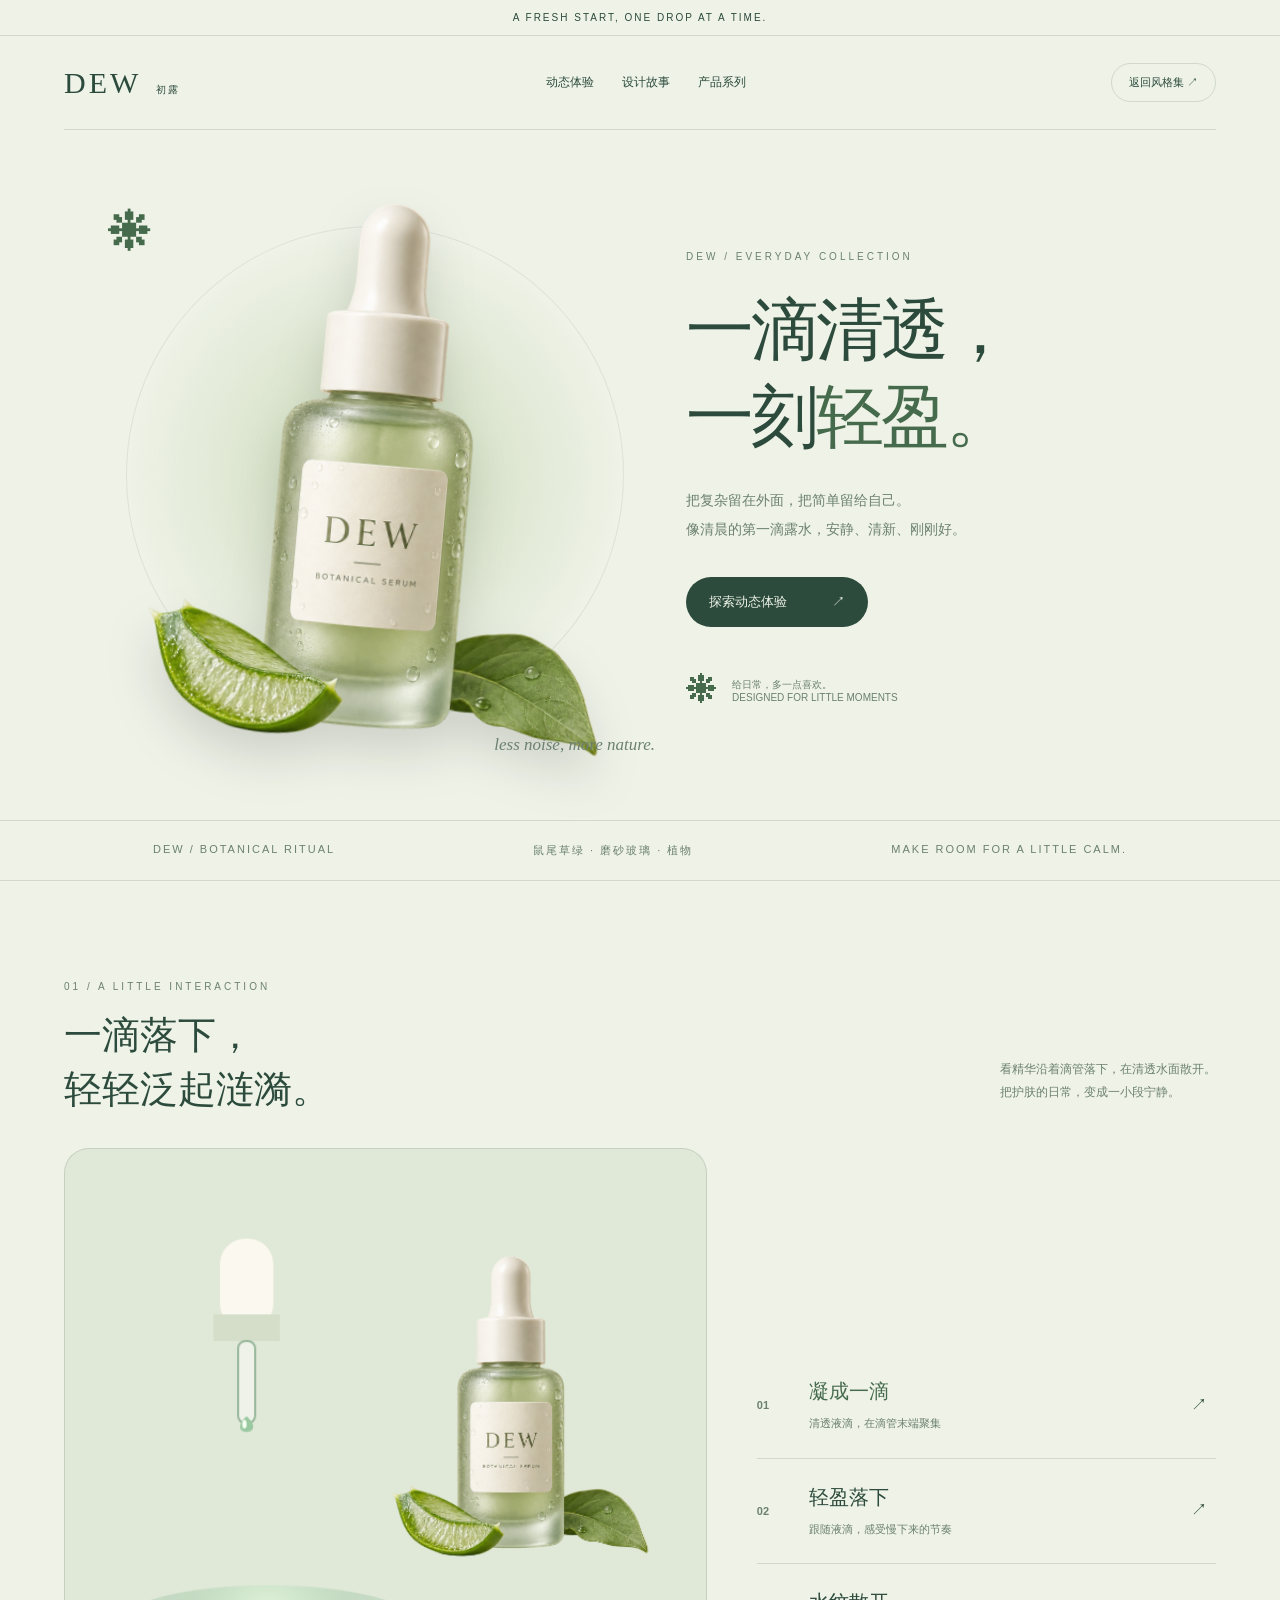
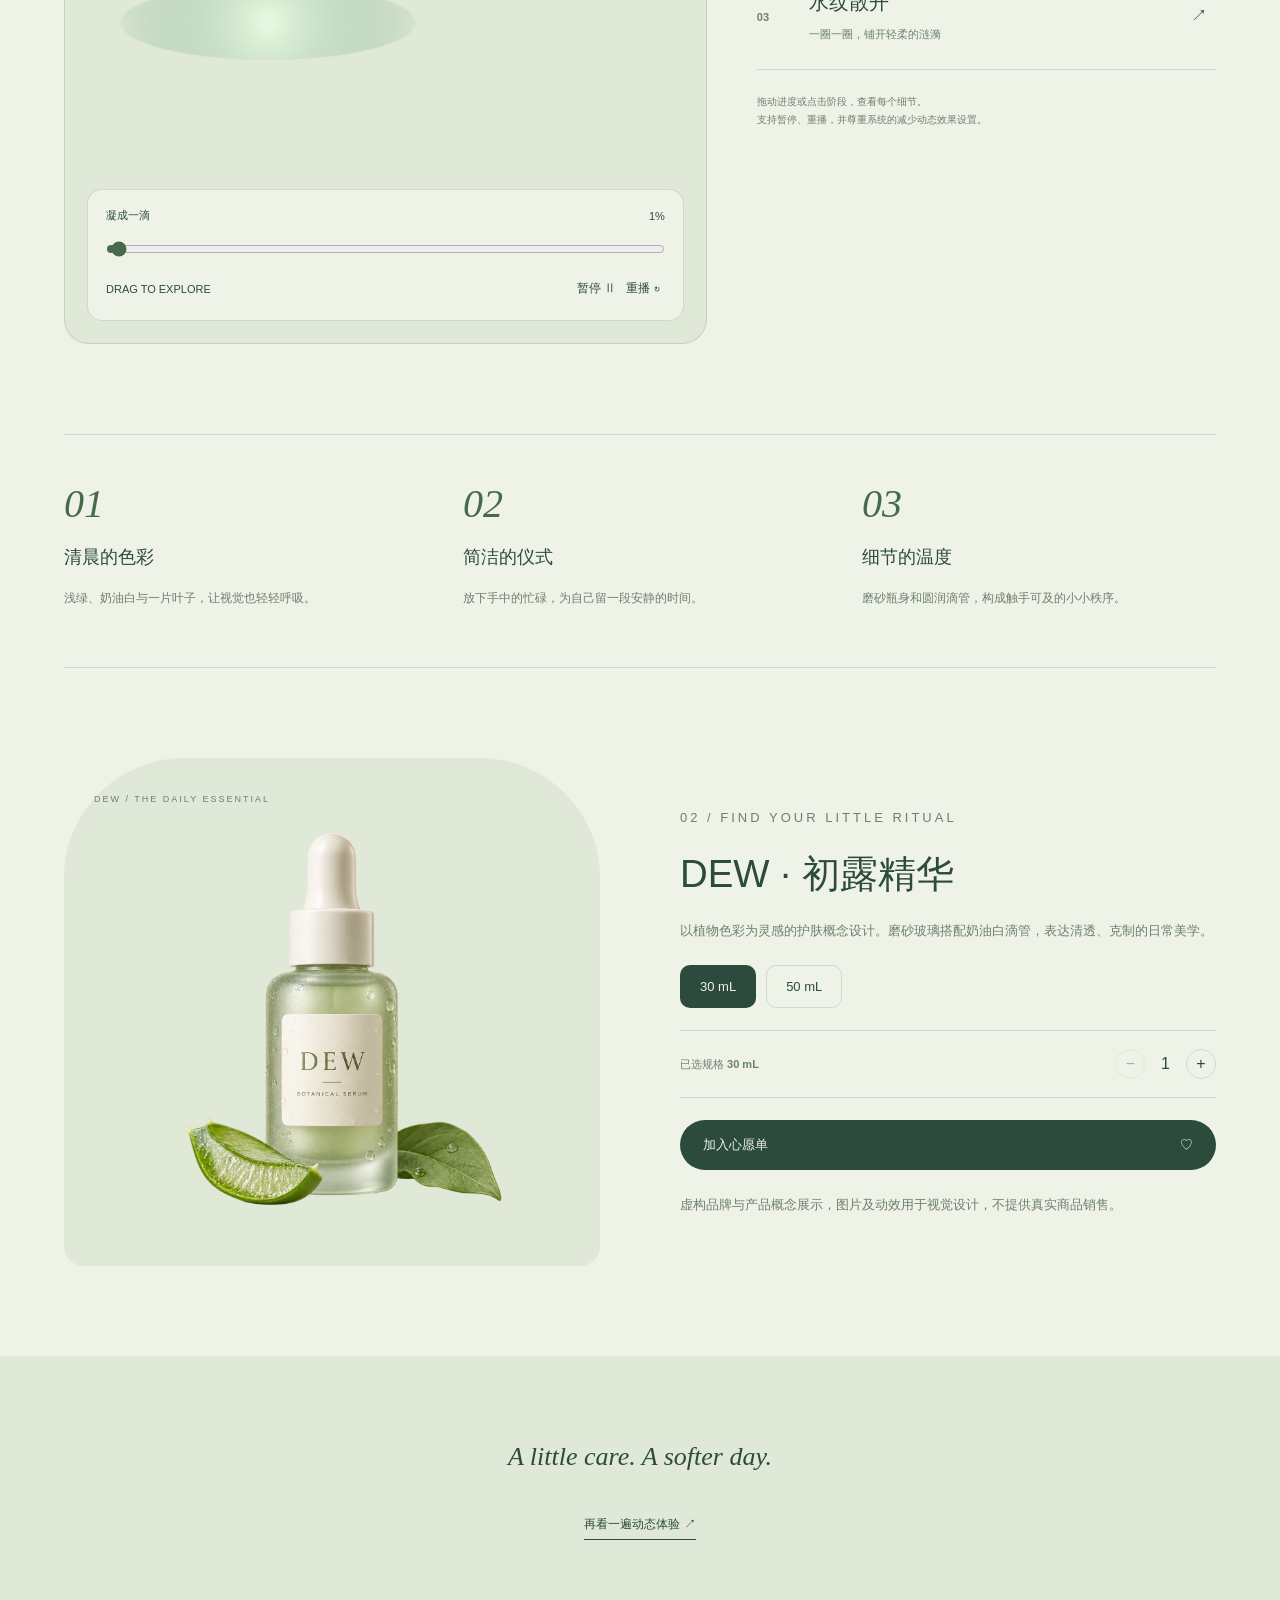
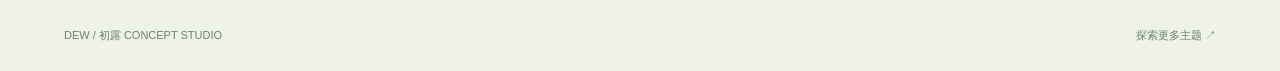
<file: serum_theme.html>
<!doctype html>
<html lang="zh-CN"><head><meta charset="utf-8"><meta name="viewport" content="width=device-width,initial-scale=1"><meta name="description" content="初露产品概念页，独立图片与可控制动态体验。"><title>DEW 初露 · 产品动态体验</title><link rel="stylesheet" href="assets/atelier.css"><script defer src="assets/atelier.js"></script></head>
<body data-theme="serum">
<div class="ribbon">A FRESH START, ONE DROP AT A TIME.</div>
<header class="nav wrap"><a class="brand" href="#">DEW<small>初露</small></a><nav class="nav-links" aria-label="主导航"><a href="#experience">动态体验</a><a href="#story">设计故事</a><a href="#collection">产品系列</a></nav><a class="back" href="stylekit_website_gallery.html">返回风格集 ↗</a></header>
<main>
<section class="hero wrap"><div class="hero-copy"><p class="kicker">DEW / EVERYDAY COLLECTION</p><h1>一滴清透，<br>一刻<em>轻盈。</em></h1><p class="lead">把复杂留在外面，把简单留给自己。<br>像清晨的第一滴露水，安静、清新、刚刚好。</p><a class="primary" href="#experience">探索动态体验 <span>↗</span></a><div class="edition"><b>❋</b><span>给日常，多一点喜欢。<br>DESIGNED FOR LITTLE MOMENTS</span></div></div><div class="hero-visual"><div class="halo"></div><img class="hero-image" src="assets/serum-hero.png" alt="初露产品主视觉" width="1254" height="1254" fetchpriority="high"><i aria-hidden="true">❋</i><span>less noise, more nature.</span></div></section>
<div class="ticker"><span>DEW / BOTANICAL RITUAL</span><span>鼠尾草绿 · 磨砂玻璃 · 植物</span><span>MAKE ROOM FOR A LITTLE CALM.</span></div>
<section class="experience wrap" id="experience"><div class="section-head"><div><p class="kicker">01 / A LITTLE INTERACTION</p><h2>一滴落下，<br>轻轻泛起涟漪。</h2></div><p>看精华沿着滴管落下，在清透水面散开。<br>把护肤的日常，变成一小段宁静。</p></div><div class="experience-grid"><div class="animation-card" id="sceneCard"><canvas class="scene" id="productScene" width="600" height="600" role="img" aria-label="初露动态演示">请使用支持 Canvas 的浏览器查看动态演示。</canvas><div class="controls"><div class="control-row"><span id="motionLabel">凝成一滴</span><output id="motionValue" for="motionProgress">0%</output></div><input id="motionProgress" type="range" min="0" max="100" step="1" value="0" aria-label="动画进度"><div class="control-row"><span>DRAG TO EXPLORE</span><div><button id="motionPlay" type="button">暂停 Ⅱ</button><button id="motionReplay" type="button">重播 ↻</button></div></div></div></div><div><div class="scene-stages"><button type="button" data-seek="12" aria-pressed="true"><b>01</b><span>凝成一滴<small>清透液滴，在滴管末端聚集</small></span><i>↗</i></button><button type="button" data-seek="48" aria-pressed="false"><b>02</b><span>轻盈落下<small>跟随液滴，感受慢下来的节奏</small></span><i>↗</i></button><button type="button" data-seek="88" aria-pressed="false"><b>03</b><span>水纹散开<small>一圈一圈，铺开轻柔的涟漪</small></span><i>↗</i></button></div><p class="note">拖动进度或点击阶段，查看每个细节。<br>支持暂停、重播，并尊重系统的减少动态效果设置。</p></div></div></section>
<section class="story wrap" id="story" aria-label="设计故事"><article><b>01</b><h3>清晨的色彩</h3><p>浅绿、奶油白与一片叶子，让视觉也轻轻呼吸。</p></article><article><b>02</b><h3>简洁的仪式</h3><p>放下手中的忙碌，为自己留一段安静的时间。</p></article><article><b>03</b><h3>细节的温度</h3><p>磨砂瓶身和圆润滴管，构成触手可及的小小秩序。</p></article></section>
<section class="collection wrap" id="collection"><div class="product-picture"><span>DEW / THE DAILY ESSENTIAL</span><img src="assets/serum-hero.png" alt="DEW · 初露精华包装展示" loading="lazy" width="1254" height="1254"></div><div class="product-copy"><p class="kicker">02 / FIND YOUR LITTLE RITUAL</p><h2>DEW · 初露精华</h2><p>以植物色彩为灵感的护肤概念设计。磨砂玻璃搭配奶油白滴管，表达清透、克制的日常美学。</p><div class="choices" role="group" aria-label="选择规格"><button type="button" data-option="30 mL" aria-pressed="true">30 mL</button><button type="button" data-option="50 mL" aria-pressed="false">50 mL</button></div><div class="order-row"><span>已选规格 <b id="selectedOption">30 mL</b></span><div class="quantity"><button type="button" id="minus" aria-label="减少数量" disabled>−</button><output id="quantity">1</output><button type="button" id="plus" aria-label="增加数量">+</button></div></div><button class="primary" type="button" id="addWish">加入心愿单 <span>♡</span></button><p class="note">虚构品牌与产品概念展示，图片及动效用于视觉设计，不提供真实商品销售。</p></div></section>
<section class="closing"><p>A little care. A softer day.</p><a href="#experience">再看一遍动态体验 ↗</a></section>
</main><footer class="wrap"><span>DEW / 初露 CONCEPT STUDIO</span><a href="stylekit_website_gallery.html">探索更多主题 ↗</a></footer><div id="toast" role="status" aria-live="polite"></div>
</body></html>
</file>
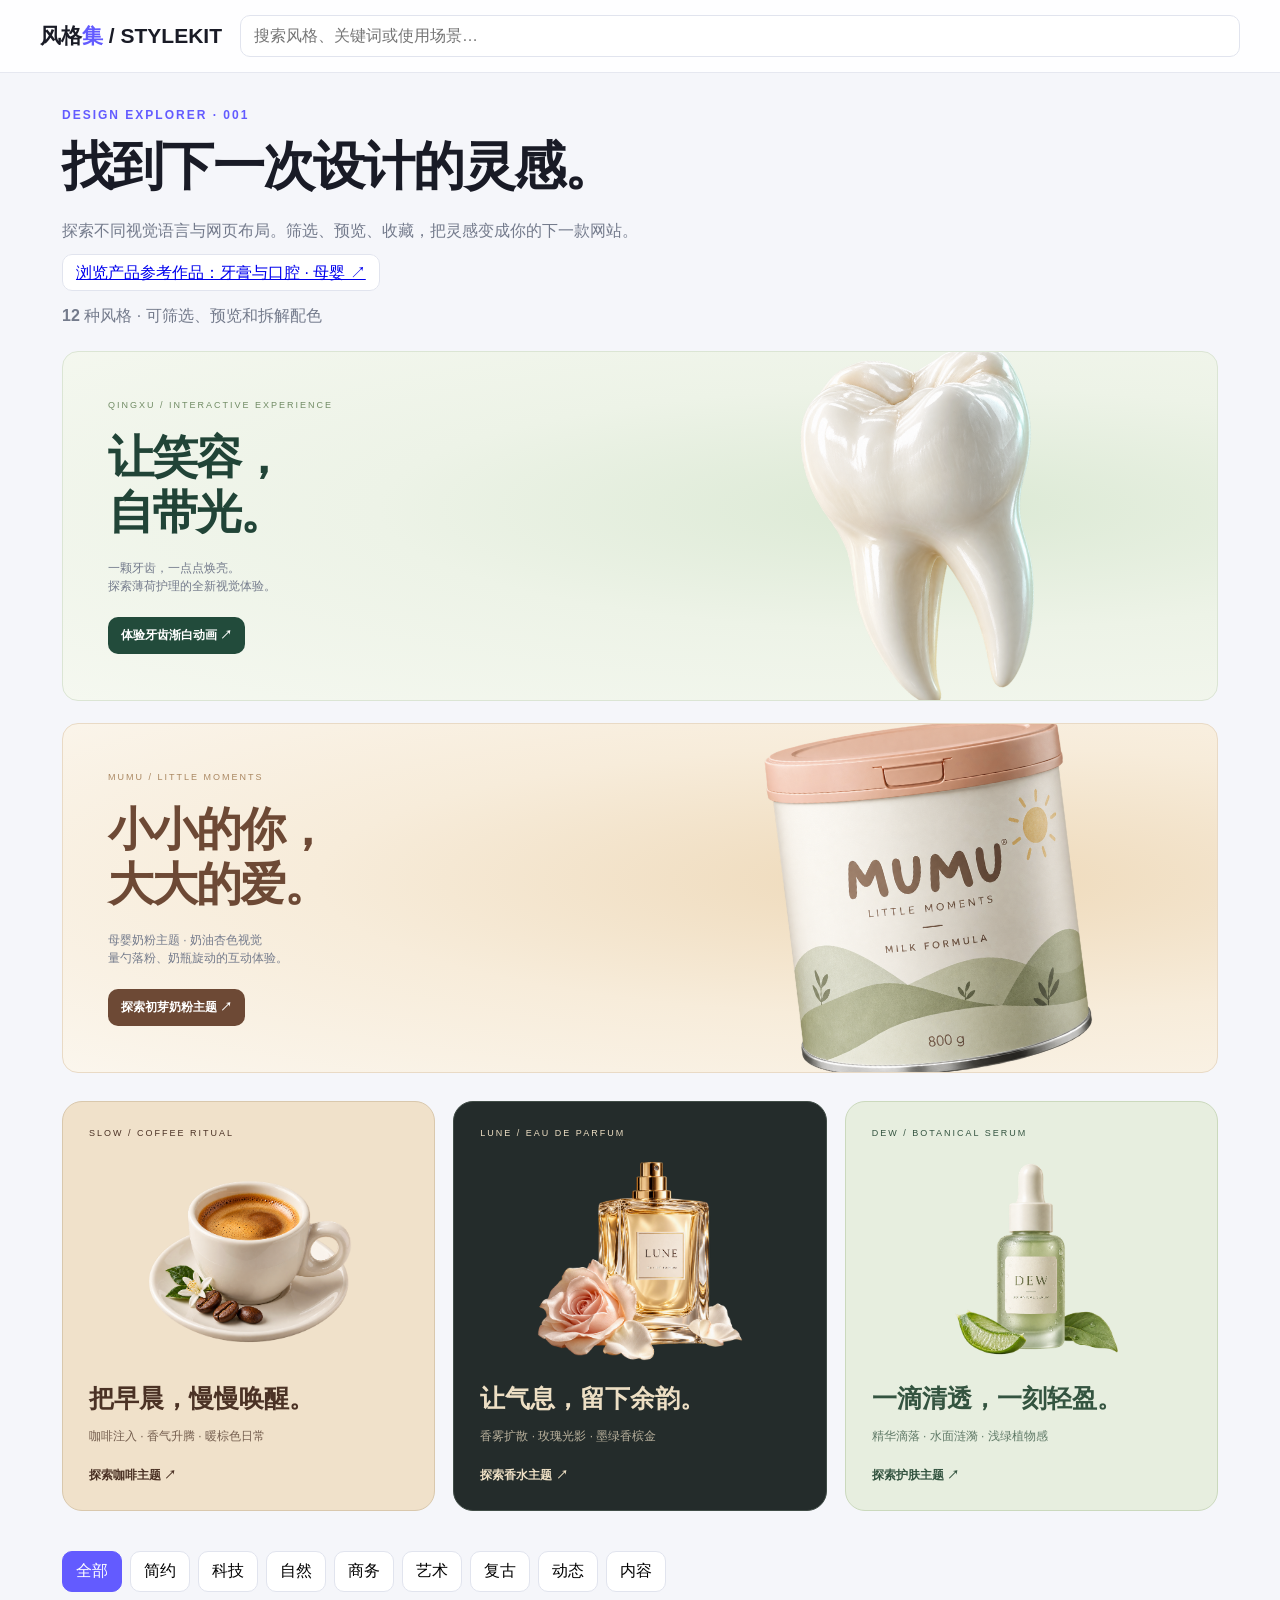
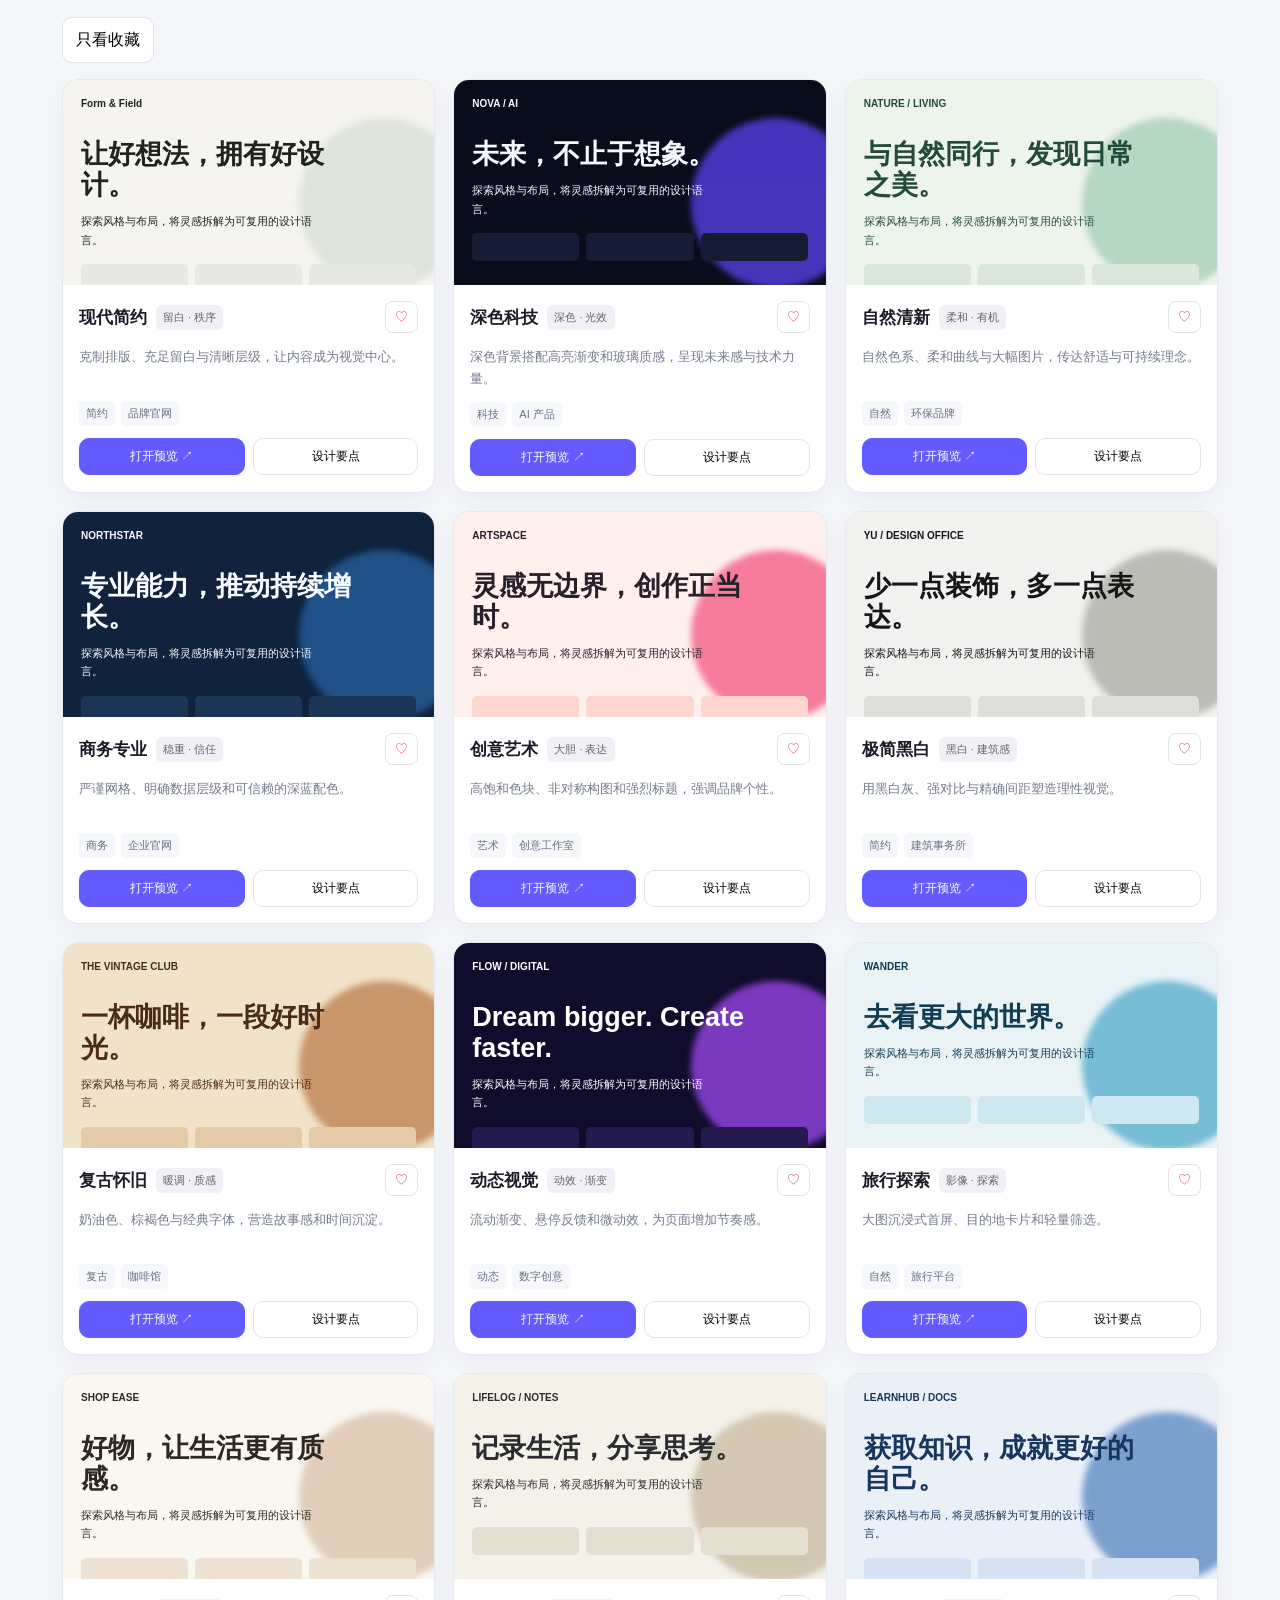
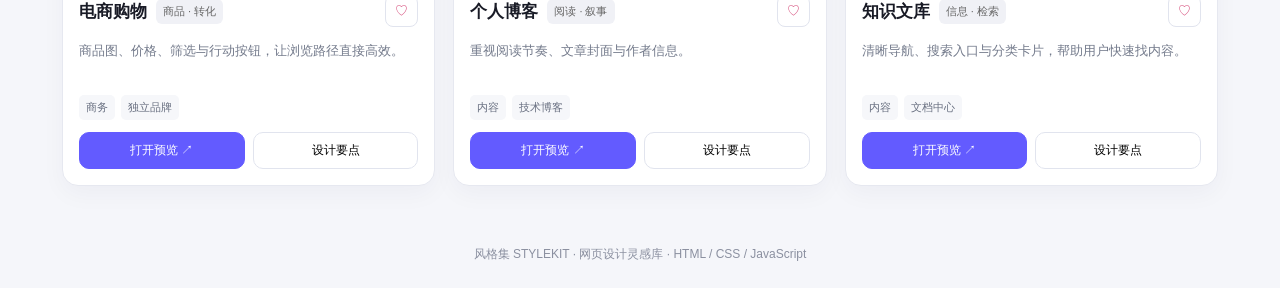
<file: stylekit_website_gallery.html>
<!doctype html>
<html lang="zh-CN">
<head>
<meta charset="utf-8"><meta name="viewport" content="width=device-width,initial-scale=1">
<title>风格集 STYLEKIT · 网页设计灵感库</title>
<style>
:root{font-family:Inter,"Segoe UI","Microsoft YaHei",sans-serif;color:#191b26;background:#f5f6fa}*{box-sizing:border-box}body{margin:0}header{position:sticky;top:0;background:#ffffffdf;backdrop-filter:blur(15px);border-bottom:1px solid #e6e8f0;padding:15px max(20px,calc((100vw - 1200px)/2));display:flex;gap:18px;align-items:center;z-index:2}.logo{font-weight:900;font-size:21px;white-space:nowrap}.logo b{color:#635bff}input{min-width:0;flex:1;border:1px solid #e1e4ee;background:#fff;border-radius:10px;padding:11px 13px;font:inherit}main{max-width:1200px;margin:auto;padding:35px 22px}.eyebrow{color:#635bff;font-size:12px;font-weight:800;letter-spacing:2px}h1{font-size:clamp(32px,5vw,52px);letter-spacing:-1.8px;margin:10px 0}p{line-height:1.65}.muted{color:#747b8c}.filters{display:flex;flex-wrap:wrap;gap:8px;margin:25px 0}.filters button,.btn{border:1px solid #e1e4ee;background:white;border-radius:10px;padding:9px 13px;cursor:pointer;font:inherit}.filters button.active,.primary{background:#635bff!important;color:#fff;border-color:#635bff!important}.theme-link{display:flex;align-items:center;justify-content:space-between;gap:16px;margin:22px 0;padding:18px 20px;border:1px solid #dcdcff;border-radius:16px;background:linear-gradient(115deg,#f1f0ff,#fff 68%);text-decoration:none;color:#252442}.theme-link strong{display:block;font-size:15px;margin-bottom:4px}.theme-link span{display:block;color:#747b8c;font-size:12px;line-height:1.5}.theme-link b{white-space:nowrap;background:#635bff;color:#fff;padding:10px 13px;border-radius:10px;font-size:12px}@media(max-width:580px){.theme-link{align-items:flex-start;flex-direction:column}.theme-link b{white-space:normal}}.grid{display:grid;grid-template-columns:repeat(3,minmax(0,1fr));gap:18px}.card{background:#fff;border:1px solid #e6e8f0;border-radius:16px;overflow:hidden;box-shadow:0 8px 24px #1a21400a;transition:.2s}.card:hover{transform:translateY(-4px);box-shadow:0 15px 35px #1a214018}.preview{height:205px;padding:18px;position:relative;overflow:hidden;background:var(--bg);color:var(--ink)}.preview:after{content:"";position:absolute;right:-35px;top:38px;width:170px;height:170px;border-radius:50%;background:var(--glow);filter:blur(3px);opacity:.7;transition:.3s}.card:hover .preview:after{transform:scale(1.18)}.brand{font-size:10px;font-weight:800;position:relative;z-index:1}.preview h2{font-size:27px;line-height:1.15;max-width:82%;position:relative;z-index:1;margin:30px 0 10px}.preview p{font-size:11px;max-width:75%;position:relative;z-index:1}.mini{display:flex;gap:7px;margin-top:15px;position:relative;z-index:1}.mini i{height:28px;border-radius:5px;background:var(--panel);flex:1}.body{padding:16px}.title{display:flex;align-items:center;gap:9px}.title h3{margin:0;font-size:17px}.tag{font-size:11px;background:#f0f1f6;padding:5px 7px;border-radius:6px;color:#666}.heart{margin-left:auto;border:1px solid #e1e4ee;background:#fff;border-radius:8px;padding:6px 9px;cursor:pointer;color:#d64e7c}.desc{color:#747b8c;font-size:13px;min-height:42px}.meta{display:flex;gap:6px;flex-wrap:wrap;margin:12px 0}.meta span{font-size:11px;background:#f6f7fa;padding:5px 7px;border-radius:5px;color:#686f80}.actions{display:flex;gap:8px}.actions button{flex:1;font-size:12px}.empty{display:none;padding:60px;text-align:center;color:#747b8c}.modal{display:none;position:fixed;inset:0;background:#0b102099;z-index:5;align-items:center;justify-content:center;padding:18px}.modal.open{display:flex}.dialog{background:#fff;border-radius:18px;width:min(650px,100%);max-height:90vh;overflow:auto;padding:22px}.dialog-head{display:flex;align-items:center;gap:10px}.dialog-head button{margin-left:auto}.hero-preview{padding:24px;border-radius:12px;margin:16px 0;background:var(--bg);color:var(--ink)}.hero-preview h2{font-size:clamp(28px,5vw,45px);margin:40px 0 10px}.swatches{display:flex;gap:8px;margin:12px 0}.swatches i{width:38px;height:38px;border-radius:9px;border:1px solid #0001}footer{text-align:center;padding:25px;color:#8b90a0;font-size:12px}@media(max-width:850px){.grid{grid-template-columns:repeat(2,minmax(0,1fr))}}@media(max-width:580px){header{flex-wrap:wrap;padding:12px 15px}header input{flex-basis:100%;order:3}.grid{grid-template-columns:1fr}main{padding:25px 15px}.preview{height:210px}}
.modal{border:0;width:100%;height:100%;max-width:none;max-height:none;margin:0}.modal[open]{display:flex}.modal::backdrop{background:transparent}body:has(dialog[open]){overflow:hidden}:focus-visible{outline:3px solid #635bff;outline-offset:3px}pre{overflow:auto}@media(prefers-reduced-motion:reduce){*,*::before,*::after{transition:none!important;animation:none!important}}
.theme-link{position:relative;min-height:350px;padding:35px 45px;background:radial-gradient(ellipse at 75% 45%,#dbe9d4,#edf3e7 45%,#f5f8f0);overflow:hidden;border-color:#dbe5d4}.theme-link>div{position:relative;z-index:1}.theme-link strong{font-size:46px;line-height:1.2;margin:18px 0;color:#214437;letter-spacing:-2px}.theme-link .feature-kicker{font-size:9px;letter-spacing:2px;color:#718c65}.theme-link b{display:inline-block;margin-top:22px;background:#224b3b}.theme-link img{position:absolute;right:8%;top:-20px;width:390px;height:390px;object-fit:contain;transform:rotate(-10deg)}@media(max-width:580px){.theme-link{min-height:330px;padding:25px;display:block}.theme-link strong{font-size:35px}.theme-link img{width:260px;height:260px;right:-65px;top:20px;opacity:.75}.theme-link span{max-width:190px}.theme-link b{font-size:11px}}
.milk-theme{background:radial-gradient(ellipse at 75% 45%,#eed9b9,#f7ecda 50%,#fbf6ed);border-color:#e9dac5}.milk-theme strong{color:#6d4935}.milk-theme b{background:#6d4935}.milk-theme .feature-kicker{color:#aa8761}.milk-theme img{transform:rotate(-7deg)}
</style><link rel="stylesheet" href="assets/theme-gallery.css"></head>
<body>
<header><div class="logo">风格<b>集</b> / STYLEKIT</div><input id="search" type="search" aria-label="搜索风格、关键词或使用场景" placeholder="搜索风格、关键词或使用场景…"></header>
<main><div class="eyebrow">DESIGN EXPLORER · 001</div><h1>找到下一次设计的灵感。</h1><p class="muted">探索不同视觉语言与网页布局。筛选、预览、收藏，把灵感变成你的下一款网站。</p><p><a class="btn" href="references/index.html">浏览产品参考作品：牙膏与口腔 · 母婴 ↗</a></p><p class="muted"><strong id="count" aria-live="polite">12</strong> 种风格 · 可筛选、预览和拆解配色</p><a class="theme-link" href="./toothpaste_theme_demo.html"><div><span class="feature-kicker">QINGXU / INTERACTIVE EXPERIENCE</span><strong>让笑容，<br>自带光。</strong><span>一颗牙齿，一点点焕亮。<br>探索薄荷护理的全新视觉体验。</span><b>体验牙齿渐白动画 ↗</b></div><img src="assets/tooth-hero.png" width="1280" height="1280" alt="清序牙齿渐白交互体验"></a><a class="theme-link milk-theme" href="./milk_formula_theme.html"><div><span class="feature-kicker">MUMU / LITTLE MOMENTS</span><strong>小小的你，<br>大大的爱。</strong><span>母婴奶粉主题 · 奶油杏色视觉<br>量勺落粉、奶瓶旋动的互动体验。</span><b>探索初芽奶粉主题 ↗</b></div><img src="assets/mumu-formula.png" width="1024" height="1024" alt="MUMU 初芽奶粉罐概念包装"></a><section class="product-themes" aria-label="更多产品动态主题">
<a class="product-theme coffee" href="coffee_theme.html"><small>SLOW / COFFEE RITUAL</small><img src="assets/coffee-hero.png" alt="慢焙咖啡与陶瓷杯" loading="lazy"><h2>把早晨，慢慢唤醒。</h2><p>咖啡注入 · 香气升腾 · 暖棕色日常</p><b>探索咖啡主题 ↗</b></a>
<a class="product-theme perfume" href="perfume_theme.html"><small>LUNE / EAU DE PARFUM</small><img src="assets/perfume-hero.png" alt="LUNE 香水与玫瑰" loading="lazy"><h2>让气息，留下余韵。</h2><p>香雾扩散 · 玫瑰光影 · 墨绿香槟金</p><b>探索香水主题 ↗</b></a>
<a class="product-theme serum" href="serum_theme.html"><small>DEW / BOTANICAL SERUM</small><img src="assets/serum-hero.png" alt="DEW 初露植物精华" loading="lazy"><h2>一滴清透，一刻轻盈。</h2><p>精华滴落 · 水面涟漪 · 浅绿植物感</p><b>探索护肤主题 ↗</b></a>
</section>
<nav class="filters" id="filters" aria-label="风格分类"></nav><p><button class="btn" id="favorites" aria-pressed="false">只看收藏</button></p><section class="grid" id="grid"></section><div class="empty" id="empty">没有找到匹配的风格，试试其他关键词。</div></main>
<footer>风格集 STYLEKIT · 网页设计灵感库 · HTML / CSS / JavaScript</footer>
<dialog class="modal" id="modal" aria-labelledby="modalTitle"><div class="dialog"><div class="dialog-head"><h3 id="modalTitle">风格预览</h3><button class="btn" id="close">关闭 ✕</button></div><div class="hero-preview" id="heroPreview"><div id="modalBrand"></div><h2 id="modalHeadline"></h2><p id="modalSub"></p></div><h4>设计说明</h4><p class="muted" id="modalDesc"></p><h4>适用场景</h4><p class="muted" id="modalUse"></p><h4>配色参考</h4><div class="swatches" id="swatches"></div><pre id="css"></pre><button class="btn primary" id="copy">复制 CSS 配色</button></div></dialog>
<script>
const data=[
["现代简约","简约","留白 · 秩序","克制排版、充足留白与清晰层级，让内容成为视觉中心。","品牌官网、作品集、SaaS 产品","#f5f4f0","#d6ded1","#20231f","#e7e9e3","Form & Field","让好想法，拥有好设计。"],
["深色科技","科技","深色 · 光效","深色背景搭配高亮渐变和玻璃质感，呈现未来感与技术力量。","AI 产品、开发者工具、游戏品牌","#090d1b","#6046ff","#f6f7ff","#171c35","NOVA / AI","未来，不止于想象。"],
["自然清新","自然","柔和 · 有机","自然色系、柔和曲线与大幅图片，传达舒适与可持续理念。","环保品牌、健康生活、户外旅行","#edf4eb","#9fcbb0","#234b3c","#d9e8d9","NATURE / LIVING","与自然同行，发现日常之美。"],
["商务专业","商务","稳重 · 信任","严谨网格、明确数据层级和可信赖的深蓝配色。","企业官网、金融服务、咨询公司","#10223c","#2865a8","#f7faff","#1d3555","NORTHSTAR","专业能力，推动持续增长。"],
["创意艺术","艺术","大胆 · 表达","高饱和色块、非对称构图和强烈标题，强调品牌个性。","创意工作室、艺术家、文化活动","#fff0ed","#f24b78","#29202c","#ffd7ce","ARTSPACE","灵感无边界，创作正当时。"],
["极简黑白","简约","黑白 · 建筑感","用黑白灰、强对比与精确间距塑造理性视觉。","建筑事务所、设计师作品集、高端品牌","#f1f1ef","#a5a5a0","#171717","#dededb","YU / DESIGN OFFICE","少一点装饰，多一点表达。"],
["复古怀旧","复古","暖调 · 质感","奶油色、棕褐色与经典字体，营造故事感和时间沉淀。","咖啡馆、独立出版、手作品牌","#f1e3c9","#b87542","#4a2c1c","#e3cba8","THE VINTAGE CLUB","一杯咖啡，一段好时光。"],
["动态视觉","动态","动效 · 渐变","流动渐变、悬停反馈和微动效，为页面增加节奏感。","数字创意、活动专题、互动体验","#100c2b","#a84dff","#ffffff","#251a50","FLOW / DIGITAL","Dream bigger. Create faster."],
["旅行探索","自然","影像 · 探索","大图沉浸式首屏、目的地卡片和轻量筛选。","旅行平台、酒店民宿、户外品牌","#e9f3f6","#45a6c8","#123e55","#cfe7ef","WANDER","去看更大的世界。"],
["电商购物","商务","商品 · 转化","商品图、价格、筛选与行动按钮，让浏览路径直接高效。","独立品牌、数码产品、家居零售","#faf6f0","#d7bda3","#302820","#eee2d3","SHOP EASE","好物，让生活更有质感。"],
["个人博客","内容","阅读 · 叙事","重视阅读节奏、文章封面与作者信息。","技术博客、个人随笔、知识分享","#f4f1e9","#c5b69b","#292c31","#e5dfd2","LIFELOG / NOTES","记录生活，分享思考。"],
["知识文库","内容","信息 · 检索","清晰导航、搜索入口与分类卡片，帮助用户快速找内容。","文档中心、在线课程、产品帮助中心","#eaf0f8","#4e7fbd","#17375e","#d5e2f2","LEARNHUB / DOCS","获取知识，成就更好的自己。"]
].map((a,i)=>({id:i,name:a[0],cat:a[1],tag:a[2],desc:a[3],use:a[4],bg:a[5],glow:a[6],ink:a[7],panel:a[8],brand:a[9],headline:a[10],sub:"探索风格与布局，将灵感拆解为可复用的设计语言。"}));
const cats=["全部","简约","科技","自然","商务","艺术","复古","动态","内容"];let cat="全部",favoritesOnly=false;const fav=new Set();const $=x=>document.getElementById(x);
function style(s){return `--bg:${s.bg};--glow:${s.glow};--ink:${s.ink};--panel:${s.panel}`}
function render(){const q=$("search").value.trim().toLowerCase();const list=data.filter(s=>(!favoritesOnly||fav.has(s.id))&&(cat==="全部"||s.cat===cat)&&[s.name,s.cat,s.tag,s.desc,s.use].join(" ").toLowerCase().includes(q));$("grid").innerHTML=list.map(s=>`<article class="card"><div class="preview" style="${style(s)}"><div class="brand">${s.brand}</div><h2>${s.headline}</h2><p>${s.sub}</p><div class="mini"><i></i><i></i><i></i></div></div><div class="body"><div class="title"><h3>${s.name}</h3><span class="tag">${s.tag}</span><button class="heart" data-fav="${s.id}" aria-label="收藏${s.name}" aria-pressed="${fav.has(s.id)}">${fav.has(s.id)?"♥":"♡"}</button></div><p class="desc">${s.desc}</p><div class="meta"><span>${s.cat}</span><span>${s.use.split("、")[0]}</span></div><div class="actions"><button class="btn primary" data-open="${s.id}">打开预览 ↗</button><button class="btn" data-open="${s.id}">设计要点</button></div></div></article>`).join("");$("empty").style.display=list.length?"none":"block";$("count").textContent=list.length}
$("filters").innerHTML=cats.map(c=>`<button data-cat="${c}" aria-pressed="${c===cat}" class="${c===cat?"active":""}">${c}</button>`).join("");
$("filters").onclick=e=>{if(e.target.dataset.cat){cat=e.target.dataset.cat;[...$("filters").children].forEach(b=>{b.classList.toggle("active",b.dataset.cat===cat);b.setAttribute("aria-pressed",String(b.dataset.cat===cat))});render()}};
$("favorites").onclick=()=>{favoritesOnly=!favoritesOnly;$("favorites").setAttribute("aria-pressed",String(favoritesOnly));$("favorites").classList.toggle("primary",favoritesOnly);render()};
$("search").oninput=render;$("grid").onclick=e=>{if(e.target.dataset.fav!==undefined){const id=+e.target.dataset.fav;fav.has(id)?fav.delete(id):fav.add(id);if(favoritesOnly){render();($("grid").querySelector("[data-fav]")||$("favorites")).focus()}else{e.target.textContent=fav.has(id)?"♥":"♡";e.target.setAttribute("aria-pressed",String(fav.has(id)))}return}const b=e.target.closest("[data-open]");if(!b)return;const s=data[+b.dataset.open];$("modalTitle").textContent=s.name;$("heroPreview").style.cssText=style(s);$("modalBrand").textContent=s.brand;$("modalHeadline").textContent=s.headline;$("modalSub").textContent=s.sub;$("modalDesc").textContent=s.desc;$("modalUse").textContent=s.use;$("swatches").innerHTML=[s.bg,s.glow,s.ink,s.panel].map(c=>`<i title="${c}" style="background:${c}"></i>`).join("");$("css").textContent=`:root {\n --page-bg: ${s.bg};\n --accent: ${s.glow};\n --text: ${s.ink};\n --panel: ${s.panel};\n}`;$("copy").textContent="复制 CSS 配色";$("modal").showModal()};
$("close").onclick=()=>$("modal").close();$("modal").onclick=e=>{if(e.target===$("modal"))$("modal").close()};$("copy").onclick=async()=>{try{await navigator.clipboard.writeText($("css").textContent);$("copy").textContent="已复制 ✓"}catch{alert("复制失败，请手动复制 CSS。")}};render();
</script></body></html>
</file>
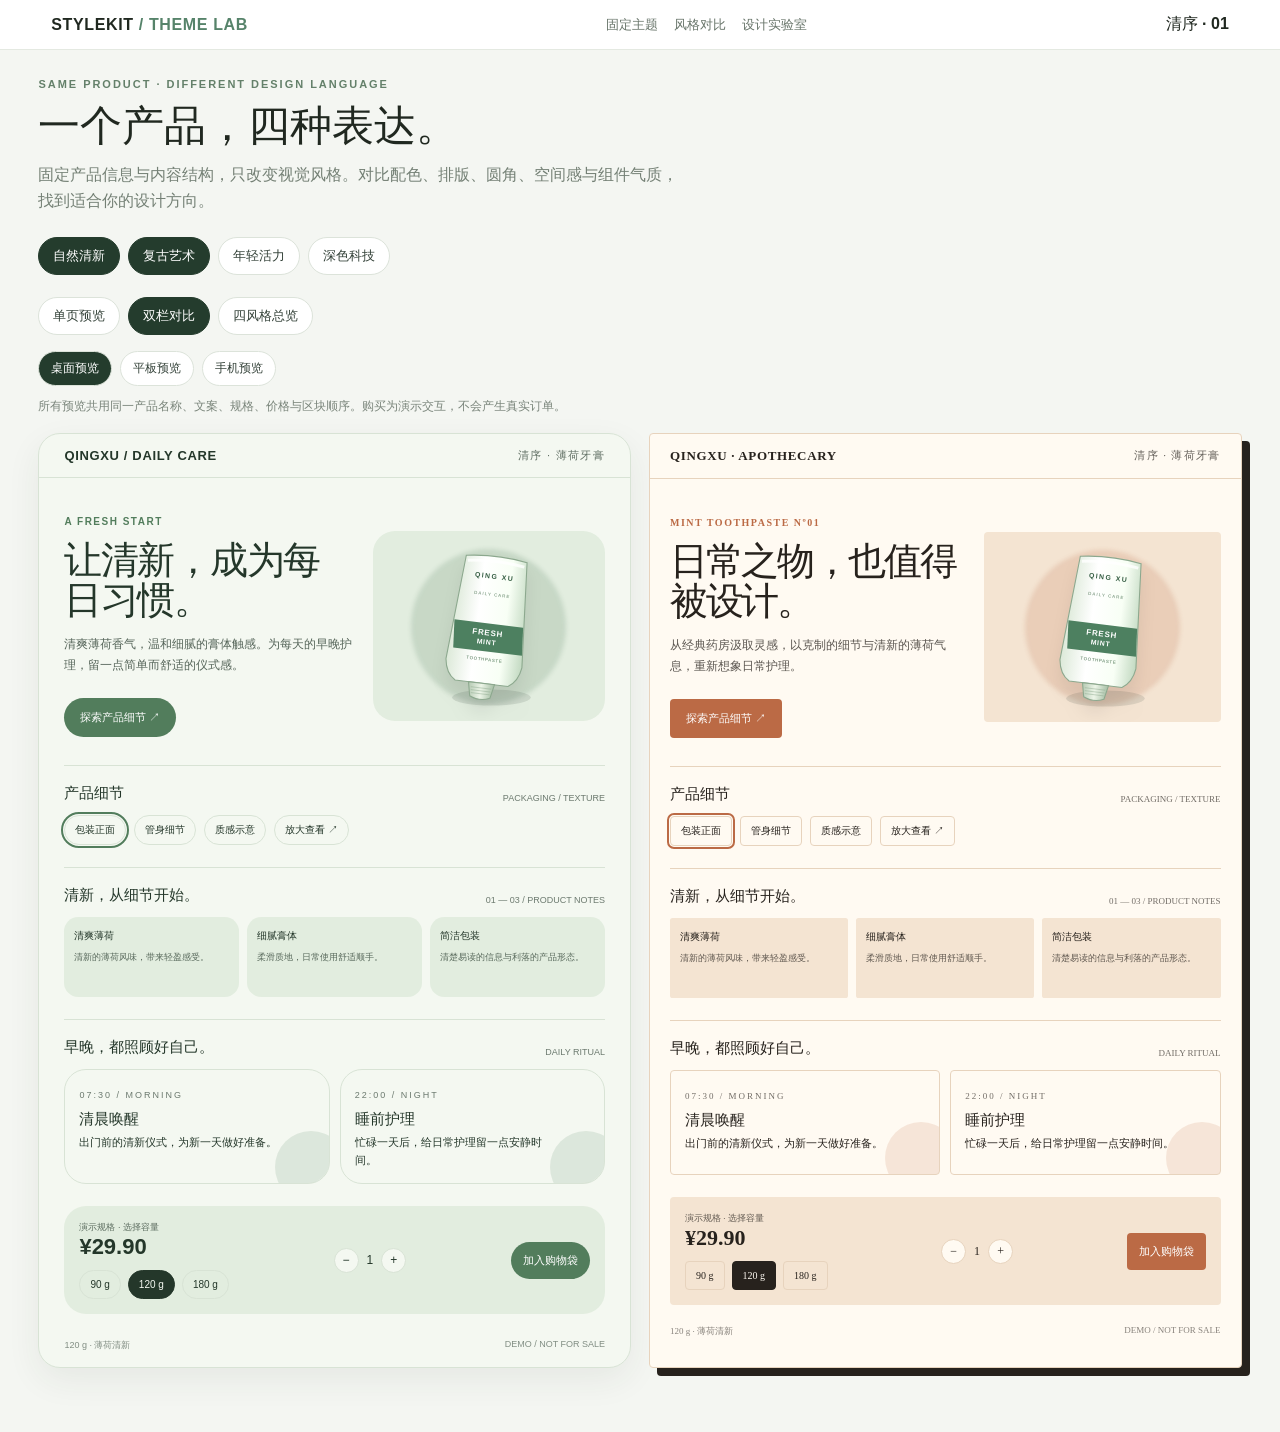
<file: toothpaste_comparison.html>
<!doctype html>
<html lang="zh-CN">
<head>
<meta charset="utf-8">
<meta name="viewport" content="width=device-width,initial-scale=1">
<title>清序 · 跨风格产品页实验室</title>
<style>
:root{font-family:Inter,"Segoe UI","Microsoft YaHei",sans-serif;color:#202820;background:#f4f6f2;font-synthesis:none}
*{box-sizing:border-box}body{margin:0}button{font:inherit;cursor:pointer}
.topbar{position:sticky;top:0;z-index:10;background:#fffffff0;backdrop-filter:blur(14px);border-bottom:1px solid #e4e9e1;padding:14px clamp(16px,4vw,56px);display:flex;gap:18px;align-items:center;justify-content:space-between}
.logo{font-weight:900;letter-spacing:.04em}.logo span{color:#56836a}.toplinks{display:flex;gap:16px;color:#68756a;font-size:13px}
main{max-width:1440px;margin:auto;padding:28px clamp(14px,3vw,42px) 64px}.intro{display:flex;gap:24px;justify-content:space-between;align-items:end;margin-bottom:22px}.eyebrow{font-size:11px;letter-spacing:.18em;color:#64806a;font-weight:800}.intro h1{font-size:clamp(27px,4vw,42px);margin:8px 0}.intro p{margin:0;color:#748075;max-width:640px;line-height:1.65}
.controls{display:flex;gap:8px;flex-wrap:wrap;margin:22px 0 16px}.controls button,.switcher button{border:1px solid #dce3da;background:white;color:#344239;border-radius:999px;padding:9px 14px;font-size:13px}.controls button.active,.switcher button.active{background:#243c2d;color:white;border-color:#243c2d}
.compare-note{font-size:12px;color:#7a857b;margin:10px 0 18px}
.gallery{display:grid;grid-template-columns:repeat(2,minmax(0,1fr));gap:18px}.gallery.one{grid-template-columns:minmax(0,1fr)}.gallery.four{grid-template-columns:repeat(2,minmax(0,1fr))}.gallery.viewport-tablet{max-width:900px;margin-inline:auto}.gallery.viewport-mobile{max-width:430px;margin-inline:auto;grid-template-columns:1fr}.gallery.viewport-mobile .demo .hero{grid-template-columns:1fr}.gallery.viewport-mobile .product-art{min-height:145px}.gallery.viewport-mobile .feature-grid{grid-template-columns:1fr}.gallery.viewport-mobile .buy{flex-wrap:wrap}
.demo{--bg:#f5f7f0;--ink:#24372a;--accent:#668c69;--panel:#e5eee1;--line:#d8e3d5;--radius:18px;--shadow:0 12px 34px #24372a12;--font:inherit;--serif:normal;--space:24px;overflow:hidden;background:var(--bg);color:var(--ink);border:1px solid var(--line);border-radius:var(--radius);box-shadow:var(--shadow);font-family:var(--font)}
.demo[data-style="mint"]{--bg:#f4f8f1;--ink:#24372a;--accent:#527d5c;--panel:#e2eddf;--line:#d8e3d5;--radius:22px;--shadow:0 12px 34px #24372a12;--space:25px}
.demo[data-style="studio"]{--bg:#fffaf2;--ink:#27221d;--accent:#bb6a45;--panel:#f4e4d2;--line:#e7d3bd;--radius:4px;--shadow:8px 8px 0 #27221d;--font:Georgia,"Songti SC",serif;--space:20px}
.demo[data-style="pop"]{--bg:#fff0e9;--ink:#381e34;--accent:#e74e7b;--panel:#ffd4dc;--line:#381e34;--radius:28px;--shadow:0 8px 0 #381e34;--font:"Trebuchet MS","Microsoft YaHei",sans-serif;--space:24px}
.demo[data-style="dark"]{--bg:#101a20;--ink:#f0f7f3;--accent:#74e2c0;--panel:#1c3036;--line:#355158;--radius:12px;--shadow:0 12px 34px #0005;--space:22px}
.demo-head{padding:14px var(--space);display:flex;align-items:center;justify-content:space-between;border-bottom:1px solid var(--line);font-size:11px;letter-spacing:.12em}.demo-head strong{font-size:13px;letter-spacing:.05em}.demo-head span{opacity:.7}
.hero{padding:clamp(22px,3vw,38px) var(--space) 28px;display:grid;grid-template-columns:1fr .8fr;gap:18px;align-items:center;min-height:260px}
.kicker{font-size:10px;text-transform:uppercase;letter-spacing:.15em;color:var(--accent);font-weight:900}.hero h2{font-size:clamp(27px,3vw,43px);line-height:1.06;letter-spacing:-.04em;margin:13px 0}.demo[data-style="studio"] .hero h2{font-weight:500;letter-spacing:-.06em}.hero p{font-size:12px;line-height:1.75;opacity:.76;max-width:360px}.cta{border:0;background:var(--accent);color:white;border-radius:var(--radius);padding:12px 16px;font-size:11px;font-weight:800;margin-top:10px}.demo[data-style="dark"] .cta{color:#10231f}.product-art{min-height:185px;display:flex;align-items:center;justify-content:center;position:relative;background:var(--panel);border-radius:var(--radius);overflow:hidden}
.glow{position:absolute;width:155px;height:155px;border-radius:50%;background:var(--accent);opacity:.18;filter:blur(2px)}
.tube{width:82px;height:154px;position:relative;z-index:1;transform:rotate(8deg);filter:drop-shadow(9px 10px 6px #0002)}
.tube-body{position:absolute;inset:0 4px 16px;background:linear-gradient(110deg,#fff 0%,#e9f4e8 30%,#fff 62%,#c5ddc6 100%);border:1px solid #9eb6a1;border-radius:12px 12px 7px 7px;clip-path:polygon(8% 0,92% 0,100% 82%,87% 100%,13% 100%,0 82%)}
.tube-band{position:absolute;left:8px;right:8px;top:47px;height:36px;background:#4f8867;display:flex;align-items:center;justify-content:center;color:white;font-size:7px;font-weight:900;letter-spacing:.12em;transform:rotate(-3deg)}
.tube-name{position:absolute;top:28px;left:0;right:0;text-align:center;color:#365c45;font-size:8px;font-weight:900}.tube-cap{position:absolute;bottom:0;left:23px;width:35px;height:22px;background:#d6e0d2;border:1px solid #a7b8a3;border-radius:3px 3px 7px 7px}
.demo[data-style="studio"] .tube-band{background:#b86b48}.demo[data-style="pop"] .tube-band{background:#e74e7b}.demo[data-style="dark"] .tube-body{background:linear-gradient(110deg,#d8eee5,#fff,#b5d4c8)}.demo[data-style="dark"] .tube-band{background:#157a66}
.features{padding:0 var(--space) 22px}.section-title{display:flex;justify-content:space-between;align-items:end;border-top:1px solid var(--line);padding-top:18px;margin-bottom:12px}.section-title h3{font-size:15px;margin:0}.section-title span{font-size:9px;opacity:.65}.feature-grid{display:grid;grid-template-columns:repeat(3,1fr);gap:8px}.feature{padding:12px 10px;background:var(--panel);border-radius:calc(var(--radius) * .65);min-height:80px}.feature b{font-size:10px;display:block;margin-bottom:7px}.feature p{font-size:9px;line-height:1.6;margin:0;opacity:.72}
.buy{margin:0 var(--space) var(--space);padding:15px;background:var(--panel);border-radius:var(--radius);display:flex;align-items:center;justify-content:space-between;gap:10px}.price small{display:block;font-size:9px;opacity:.7}.price strong{font-size:22px}.qty{display:flex;align-items:center;gap:8px;font-size:12px}.qty button{width:25px;height:25px;border:1px solid var(--line);background:var(--bg);color:var(--ink);border-radius:50%}.buy .cta{margin:0;padding:11px 12px}.demo-foot{padding:0 var(--space) 15px;display:flex;justify-content:space-between;font-size:9px;opacity:.55}.product-visual{position:relative;z-index:1;width:min(100%,230px);height:190px;object-fit:contain;filter:drop-shadow(0 12px 8px #0001);transition:transform .3s ease}.product-art[data-view="detail"] .product-visual{transform:scale(1.08)}.product-art[data-view="paste"] .product-visual{transform:scale(.92)}.zoom-panel .product-visual{height:300px;width:100%;max-width:300px}.details{padding:0 var(--space) 22px}.thumbs{display:flex;gap:8px;flex-wrap:wrap;margin-top:10px}.thumb{border:1px solid var(--line);background:var(--bg);color:var(--ink);padding:7px 10px;border-radius:var(--radius);font-size:10px}.thumb.active{outline:2px solid var(--accent);outline-offset:1px}.product-art[data-view="detail"] .tube{transform:scale(1.22) rotate(0)}.product-art[data-view="paste"] .tube{transform:scale(.82) rotate(-20deg);filter:drop-shadow(0 12px 5px #0002)}.specs{display:flex;gap:7px;flex-wrap:wrap;margin-top:10px}.spec{border:1px solid var(--line);border-radius:var(--radius);padding:8px 10px;background:transparent;color:var(--ink);font-size:10px}.spec.active{background:var(--ink);color:var(--bg);border-color:var(--ink)}.zoom-layer{position:fixed;inset:0;background:#101712d9;display:none;align-items:center;justify-content:center;z-index:50;padding:24px}.zoom-layer.show{display:flex}.zoom-panel{background:#fffaf2;color:#222;padding:28px;border-radius:16px;max-width:440px;width:100%;text-align:center;position:relative}.zoom-panel .product-art{min-height:280px;background:#e8f0e5}.zoom-panel .tube{transform:scale(1.4) rotate(0)}.zoom-close{position:absolute;right:12px;top:12px;border:0;border-radius:50%;width:32px;height:32px;background:#e5e8e2}.viewport-controls{display:flex;gap:8px;flex-wrap:wrap;margin:0 0 12px}.viewport-controls button{border:1px solid #dce3da;background:white;color:#344239;border-radius:999px;padding:8px 12px;font-size:12px}.viewport-controls button.active{background:#243c2d;color:white}.reveal{animation:rise-in .55s both}.scene-grid{display:grid;grid-template-columns:repeat(2,minmax(0,1fr));gap:10px;margin-top:12px}.scene{border:1px solid var(--line);border-radius:var(--radius);padding:14px;min-height:105px;background:var(--surface);position:relative;overflow:hidden}.scene .scene-time{font-size:9px;letter-spacing:2px;text-transform:uppercase;opacity:.65}.scene h4{font-size:15px;margin:8px 0 5px}.scene p{font-size:11px;line-height:1.6;margin:0;max-width:88%}.scene .scene-orb{position:absolute;width:72px;height:72px;border-radius:50%;right:-18px;bottom:-20px;background:var(--accent);opacity:.14}@media(max-width:460px){.scene-grid{grid-template-columns:1fr}}@keyframes rise-in{from{opacity:0;transform:translateY(12px)}to{opacity:1;transform:translateY(0)}}@media(prefers-reduced-motion:reduce){*,*::before,*::after{animation-duration:.01ms!important;transition-duration:.01ms!important;scroll-behavior:auto!important}}
.toast{position:fixed;bottom:22px;left:50%;transform:translateX(-50%);background:#1d3225;color:white;padding:12px 18px;border-radius:999px;font-size:13px;box-shadow:0 8px 30px #0002;opacity:0;pointer-events:none;transition:.2s;z-index:20}.toast.show{opacity:1}
@media(max-width:780px){.intro{display:block}.toplinks{display:none}.gallery,.gallery.four{grid-template-columns:1fr}.demo[data-style] .hero{grid-template-columns:1fr 0.75fr}.hero h2{font-size:30px}.product-art{min-height:160px}.tube{transform:scale(.85) rotate(8deg)}}
@media(max-width:460px){.demo[data-style] .hero{grid-template-columns:1fr}.product-art{min-height:145px}.hero{padding-top:22px}.hero h2{font-size:35px}.feature-grid{grid-template-columns:1fr}.feature{min-height:0}.buy{flex-wrap:wrap}.buy .cta{flex:1}.intro p{font-size:13px}}
.zoom-layer{border:0;width:100%;height:100%;max-width:none;max-height:none;margin:0}.zoom-layer[open]{display:flex}.zoom-layer::backdrop{background:transparent}body:has(dialog[open]){overflow:hidden}:focus-visible{outline:3px solid #527d5c;outline-offset:3px}
</style>
</head>
<body>
<header class="topbar"><div class="logo">STYLEKIT <span>/ THEME LAB</span></div><nav class="toplinks"><span>固定主题</span><span>风格对比</span><span>设计实验室</span></nav><strong>清序 · 01</strong></header>
<main>
<section class="intro"><div><div class="eyebrow">SAME PRODUCT · DIFFERENT DESIGN LANGUAGE</div><h1>一个产品，四种表达。</h1><p>固定产品信息与内容结构，只改变视觉风格。对比配色、排版、圆角、空间感与组件气质，找到适合你的设计方向。</p></div></section>
<div class="controls" id="styleControls"><button class="active" data-mode="mint">自然清新</button><button data-mode="studio">复古艺术</button><button data-mode="pop">年轻活力</button><button data-mode="dark">深色科技</button></div>
<div class="switcher controls" aria-label="比较布局"><button data-layout="one">单页预览</button><button data-layout="two" class="active">双栏对比</button><button data-layout="four">四风格总览</button></div><div class="viewport-controls" aria-label="预览设备尺寸"><button data-viewport="desktop" class="active">桌面预览</button><button data-viewport="tablet">平板预览</button><button data-viewport="mobile">手机预览</button></div>
<p class="compare-note">所有预览共用同一产品名称、文案、规格、价格与区块顺序。购买为演示交互，不会产生真实订单。</p>
<section class="gallery" id="gallery"></section>
</main>
<div class="toast" id="toast" role="status"></div><dialog class="zoom-layer" id="zoomLayer" aria-label="产品细节放大预览"><div class="zoom-panel"><button class="zoom-close" id="zoomClose" aria-label="关闭放大预览">×</button><h3>清序 · 产品细节</h3><div class="product-art"><div class="glow"></div><img class="product-visual" src="assets/toothpaste-front.svg" alt="清序牙膏包装原创示意图"></div><p>包装示意图 · 非实拍产品素材</p></div></dialog>
<script>
const styles=[
{id:"mint",name:"自然清新",brand:"QINGXU / DAILY CARE",kicker:"A FRESH START",title:"让清新，成为每日习惯。",desc:"清爽薄荷香气，温和细腻的膏体触感。为每天的早晚护理，留一点简单而舒适的仪式感。",accent:"#527d5c"},
{id:"studio",name:"复古艺术",brand:"QINGXU · APOTHECARY",kicker:"MINT TOOTHPASTE Nº01",title:"日常之物，也值得被设计。",desc:"从经典药房汲取灵感，以克制的细节与清新的薄荷气息，重新想象日常护理。",accent:"#bb6a45"},
{id:"pop",name:"年轻活力",brand:"QX! FRESH CLUB",kicker:"HELLO, MINTY!",title:"早八困倦？清新一下！",desc:"醒目的色彩、轻快的节奏，还有一口薄荷清新。让刷牙这件小事，也有好心情。",accent:"#e74e7b"},
{id:"dark",name:"深色科技",brand:"QX / FORMULA 01",kicker:"PRECISION DAILY CARE",title:"清晰配方，清爽体验。",desc:"以精密感设计语言呈现日常护理。清楚的信息层级、利落的结构与冷静的视觉节奏。",accent:"#74e2c0"}
];
let layout="two",selected=["mint","studio"],quantity=1,spec="120",viewport="desktop",productView="front";const specData={"90":{label:"90 g",price:19.9},"120":{label:"120 g",price:29.9},"180":{label:"180 g",price:39.9}};
function card(s){return `<article class="demo" data-style="${s.id}">
<header class="demo-head"><strong>${s.brand}</strong><span>清序 · 薄荷牙膏</span></header>
<section class="hero"><div><div class="kicker">${s.kicker}</div><h2>${s.title}</h2><p>${s.desc}</p><button class="cta" data-action="details">探索产品细节 ↗</button></div><div class="product-art" data-view="${productView}" aria-label="清序薄荷牙膏包装示意图"><div class="glow"></div><img class="product-visual" src="assets/toothpaste-${productView==="front"?"front":productView==="detail"?"detail":"texture"}.svg" alt="${productView==="front"?"牙膏包装正面原创示意图":productView==="detail"?"牙膏管身细节原创示意图":"薄荷膏体质感原创示意图"}"></div></section><section class="details"><div class="section-title"><h3>产品细节</h3><span>PACKAGING / TEXTURE</span></div><div class="thumbs"><button class="thumb ${productView==="front"?"active":""}" data-view="front">包装正面</button><button class="thumb ${productView==="detail"?"active":""}" data-view="detail">管身细节</button><button class="thumb ${productView==="paste"?"active":""}" data-view="paste">质感示意</button><button class="thumb" data-action="zoom">放大查看 ↗</button></div></section>
<section class="features"><div class="section-title"><h3>清新，从细节开始。</h3><span>01 — 03 / PRODUCT NOTES</span></div><div class="feature-grid"><div class="feature"><b>清爽薄荷</b><p>清新的薄荷风味，带来轻盈感受。</p></div><div class="feature"><b>细腻膏体</b><p>柔滑质地，日常使用舒适顺手。</p></div><div class="feature"><b>简洁包装</b><p>清楚易读的信息与利落的产品形态。</p></div></div></section>
<section class="features"><div class="section-title"><h3>早晚，都照顾好自己。</h3><span>DAILY RITUAL</span></div><div class="scene-grid"><article class="scene"><span class="scene-time">07:30 / MORNING</span><h4>清晨唤醒</h4><p>出门前的清新仪式，为新一天做好准备。</p><span class="scene-orb"></span></article><article class="scene"><span class="scene-time">22:00 / NIGHT</span><h4>睡前护理</h4><p>忙碌一天后，给日常护理留一点安静时间。</p><span class="scene-orb"></span></article></div></section>
<section class="buy"><div class="price"><small>演示规格 · 选择容量</small><strong>¥${specData[spec].price.toFixed(2)}</strong><div class="specs">${Object.keys(specData).map(k=>`<button class="spec ${spec===k?"active":""}" data-spec="${k}">${specData[k].label}</button>`).join("")}</div></div><div class="qty"><button data-action="minus" aria-label="减少数量">−</button><span class="quantity">${quantity}</span><button data-action="plus" aria-label="增加数量">+</button></div><button class="cta" data-action="buy">加入购物袋</button></section>
<footer class="demo-foot"><span>${specData[spec].label} · 薄荷清新</span><span>DEMO / NOT FOR SALE</span></footer></article>`}
function render(){let list=layout==="one"?[styles.find(s=>s.id===selected[0])]:layout==="two"?selected.map(id=>styles.find(s=>s.id===id)):styles;document.getElementById("gallery").className="gallery "+(layout==="one"?"one":layout==="four"?"four":"")+" "+(viewport==="desktop"?"":("viewport-"+viewport));document.getElementById("gallery").innerHTML=list.map(card).join("");document.querySelectorAll("#gallery .demo,#gallery .details,#gallery .features,#gallery .buy").forEach((el,i)=>{el.classList.add("reveal")});document.querySelectorAll("[data-layout]").forEach(b=>b.classList.toggle("active",b.dataset.layout===layout));document.querySelectorAll("[data-mode]").forEach(b=>b.classList.toggle("active",selected.includes(b.dataset.mode)));document.querySelectorAll(".quantity").forEach(el=>el.textContent=quantity);document.querySelectorAll("[data-viewport]").forEach(b=>b.classList.toggle("active",b.dataset.viewport===viewport));updateQuantity();document.querySelectorAll("[data-layout],[data-mode],[data-viewport],button[data-view],[data-spec]").forEach(b=>b.setAttribute("aria-pressed",String(b.classList.contains("active"))))}
document.getElementById("styleControls").addEventListener("click",e=>{const b=e.target.closest("[data-mode]");if(!b)return;const id=b.dataset.mode;if(layout==="one"){selected=[id]}else if(selected.includes(id)){selected=selected.filter(x=>x!==id);if(!selected.length)selected=[id]}else{selected.push(id);if(layout==="two"&&selected.length>2)selected=selected.slice(-2)}render()});
document.querySelector(".switcher").addEventListener("click",e=>{const b=e.target.closest("[data-layout]");if(!b)return;layout=b.dataset.layout;if(layout==="four")selected=styles.map(s=>s.id);else if(layout==="two"&&selected.length>2)selected=selected.slice(0,2);else if(layout==="one"&&selected.length>1)selected=[selected[0]];render()});
document.querySelector(".viewport-controls").addEventListener("click",e=>{const b=e.target.closest("[data-viewport]");if(!b)return;viewport=b.dataset.viewport;render()});
let toastTimer;function toast(msg){const el=document.getElementById("toast");el.textContent=msg;el.classList.add("show");clearTimeout(toastTimer);toastTimer=setTimeout(()=>el.classList.remove("show"),2200)}
document.getElementById("gallery").addEventListener("click",e=>{const b=e.target.closest("[data-action]");if(!b)return;const action=b.dataset.action;if(action==="zoom"){const source=b.closest(".demo").querySelector(".product-visual");const image=document.querySelector("#zoomLayer .product-visual");image.src=source.src;image.alt=source.alt;document.getElementById("zoomLayer").showModal();return}if(action==="plus"){quantity=Math.min(9,quantity+1);updateQuantity()}else if(action==="minus"){quantity=Math.max(1,quantity-1);updateQuantity()}else if(action==="buy"){toast("演示反馈：已将清序薄荷牙膏加入购物袋（非真实订单）")}else if(action==="details"){toast("产品细节区：薄荷风味 · 细腻膏体 · 简洁包装")}});document.getElementById("gallery").addEventListener("click",e=>{const v=e.target.closest("button[data-view]");if(v){productView=v.dataset.view;render();return}const s=e.target.closest("[data-spec]");if(s){spec=s.dataset.spec;render()}});document.getElementById("zoomClose").addEventListener("click",()=>document.getElementById("zoomLayer").close());document.getElementById("zoomLayer").addEventListener("click",e=>{if(e.target.id==="zoomLayer")e.currentTarget.close()});
function updateQuantity(){document.querySelectorAll(".quantity").forEach(el=>el.textContent=quantity);document.querySelectorAll("[data-action=minus]").forEach(b=>b.disabled=quantity===1);document.querySelectorAll("[data-action=plus]").forEach(b=>b.disabled=quantity===9)}
render()
</script>
</body>
</html>
</file>
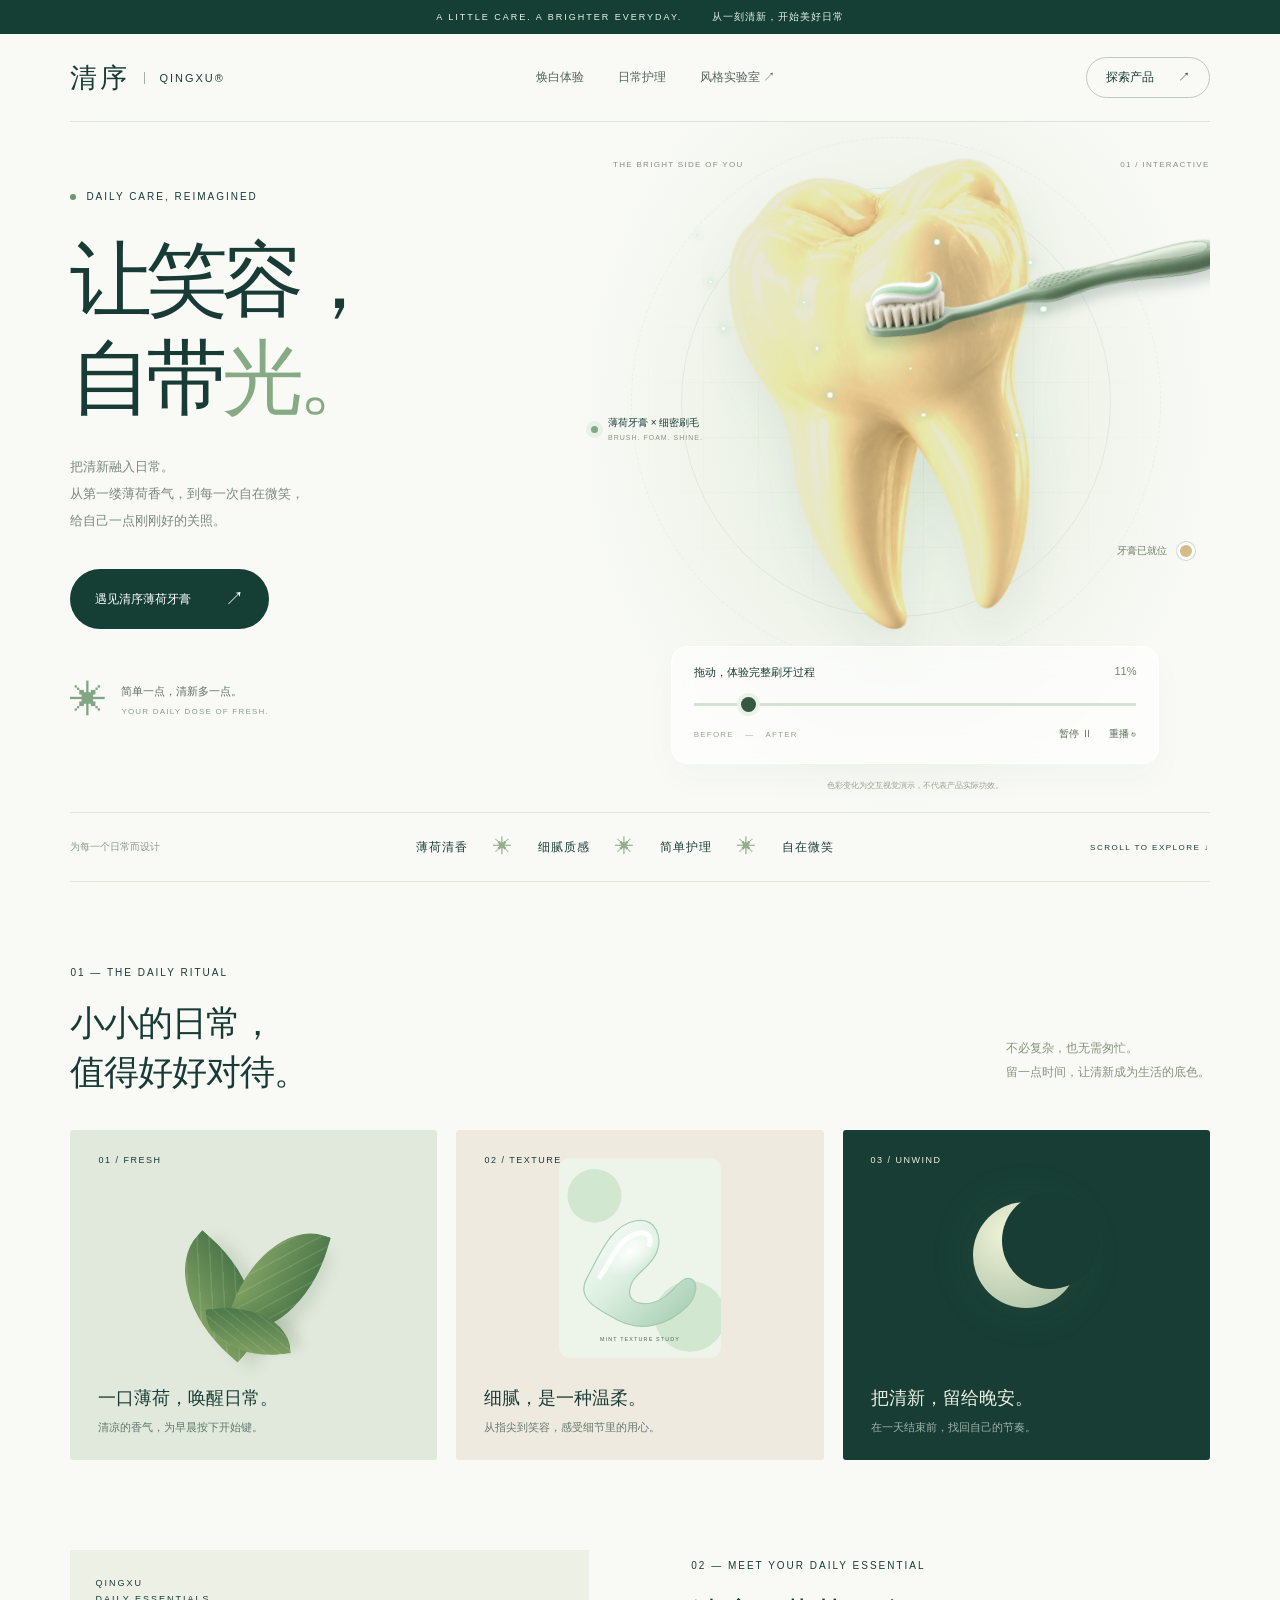
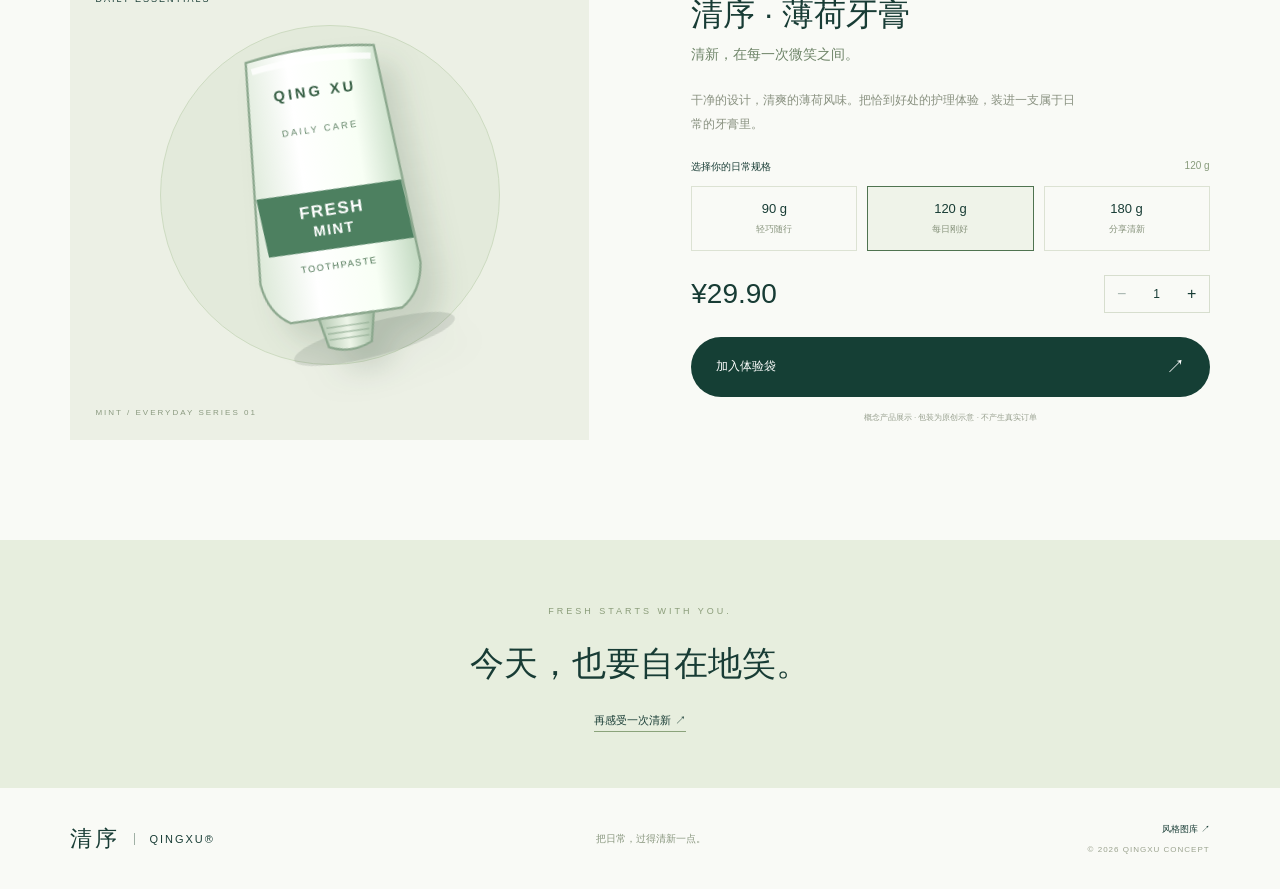
<file: toothpaste_theme_demo.html>
<!doctype html>
<html lang="zh-CN">
<head>
<meta charset="utf-8"><meta name="viewport" content="width=device-width,initial-scale=1">
<meta name="theme-color" content="#122b29"><meta name="description" content="清序薄荷牙膏概念体验：探索清新日常，拖动观看牙齿逐渐焕白的视觉动画。">
<title>清序 QINGXU · 让笑容，自带光。</title>
<link rel="stylesheet" href="assets/qingxu.css">
<script src="assets/qingxu.js" defer></script>
</head>
<body>
<div class="announcement">A LITTLE CARE. A BRIGHTER EVERYDAY. <span>从一刻清新，开始美好日常</span></div>
<header class="navigation"><a class="wordmark" href="#">清序<span>QINGXU®</span></a><nav aria-label="主导航"><a href="#experience">焕白体验</a><a href="#ritual">日常护理</a><a href="toothpaste_comparison.html">风格实验室 ↗</a></nav><a class="nav-cta" href="#product">探索产品 <span>↗</span></a></header>
<main>
<section class="hero" id="experience" aria-labelledby="hero-title">
<div class="hero-copy"><div class="eyebrow"><i></i> DAILY CARE, REIMAGINED</div><h1 id="hero-title">让笑容，<br>自带<span>光。</span></h1><p class="hero-description">把清新融入日常。<br>从第一缕薄荷香气，到每一次自在微笑，<br>给自己一点刚刚好的关照。</p><a class="pill" href="#product">遇见清序薄荷牙膏 <span>↗</span></a><div class="hero-bottom"><span class="tiny-star">✳</span><p>简单一点，清新多一点。<br><small>YOUR DAILY DOSE OF FRESH.</small></p></div></div>
<div class="tooth-scene" id="toothScene"><div class="scene-grid" aria-hidden="true"></div><div class="orbit orbit-one" aria-hidden="true"></div><div class="orbit orbit-two" aria-hidden="true"></div><div class="scene-top"><span>THE BRIGHT SIDE OF YOU</span><span>01 / INTERACTIVE</span></div><div class="tooth-float"><div class="tooth-surface"><img id="tooth" src="assets/tooth-hero.png" width="1280" height="1280" alt="立体牙齿，呈现由暖黄逐渐变为亮白的视觉过程" fetchpriority="high"><div class="brush-contact"><div class="brush-foam" aria-hidden="true" id="brushFoam"></div><div class="toothbrush" id="toothbrush"><img class="toothbrush-image" src="assets/toothbrush-paste.png" width="2048" height="688" alt="刷头上挤着薄荷牙膏的绿色牙刷，来回刷过牙齿"></div></div><span class="sparkle sparkle-one" aria-hidden="true">✦</span><span class="sparkle sparkle-two" aria-hidden="true">✧</span></div></div><div class="callout"><span class="callout-dot"></span><div>薄荷牙膏 × 细密刷毛<small>BRUSH. FOAM. SHINE.</small></div></div><div class="shade-label"><span id="shadeName">暖色初始</span><span class="shade-dot" id="shadeDot"></span></div><div class="experience-control"><div class="control-caption"><span>拖动，体验完整刷牙过程</span><output id="progressValue" for="whitening">0%</output></div><input id="whitening" type="range" min="0" max="100" step="1" value="0" aria-label="牙刷清洁动画进度"><div class="control-footer"><span>BEFORE <i>—</i> AFTER</span><div><button id="play" type="button">暂停 Ⅱ</button><button id="replay" type="button" aria-label="重新播放刷牙动画">重播 ↻</button></div></div></div><p class="visual-note">色彩变化为交互视觉演示，不代表产品实际功效。</p></div>
</section>
<div class="principles"><span>为每一个日常而设计</span><p>薄荷清香 <i>✳</i> 细腻质感 <i>✳</i> 简单护理 <i>✳</i> 自在微笑</p><a href="#ritual">SCROLL TO EXPLORE ↓</a></div>
<section class="ritual section-wrap" id="ritual"><div class="section-heading"><div><div class="eyebrow">01 — THE DAILY RITUAL</div><h2>小小的日常，<br>值得好好对待。</h2></div><p>不必复杂，也无需匆忙。<br>留一点时间，让清新成为生活的底色。</p></div><div class="ritual-grid"><article class="ritual-card mint-card"><span class="card-index">01 / FRESH</span><div class="leaf-art" aria-hidden="true"><i></i><i></i><i></i></div><div><h3>一口薄荷，唤醒日常。</h3><p>清凉的香气，为早晨按下开始键。</p></div></article><article class="ritual-card texture-card"><span class="card-index">02 / TEXTURE</span><img src="assets/toothpaste-texture.svg" alt="薄荷膏体质感示意" width="400" height="260" loading="lazy"><div><h3>细腻，是一种温柔。</h3><p>从指尖到笑容，感受细节里的用心。</p></div></article><article class="ritual-card night-card"><span class="card-index">03 / UNWIND</span><div class="moon" aria-hidden="true"></div><div><h3>把清新，留给晚安。</h3><p>在一天结束前，找回自己的节奏。</p></div></article></div></section>
<section class="product-section section-wrap" id="product"><div class="product-image"><span class="product-stamp">QINGXU<br>DAILY ESSENTIALS</span><div class="product-halo"></div><img src="assets/toothpaste-front.svg" alt="清序薄荷牙膏包装概念图" width="450" height="450" loading="lazy"><span class="image-caption">MINT / EVERYDAY SERIES 01</span></div><div class="product-copy"><div class="eyebrow">02 — MEET YOUR DAILY ESSENTIAL</div><h2>清序 · 薄荷牙膏</h2><p class="product-subtitle">清新，在每一次微笑之间。</p><p class="product-description">干净的设计，清爽的薄荷风味。把恰到好处的护理体验，装进一支属于日常的牙膏里。</p><div class="spec-label">选择你的日常规格 <span id="sizeLabel">120 g</span></div><div class="sizes" role="group" aria-label="牙膏规格"><button data-size="90" aria-pressed="false">90 g <small>轻巧随行</small></button><button data-size="120" aria-pressed="true">120 g <small>每日刚好</small></button><button data-size="180" aria-pressed="false">180 g <small>分享清新</small></button></div><div class="purchase"><strong id="price">¥29.90</strong><div class="quantity"><button id="minus" aria-label="减少数量" disabled>−</button><output id="quantity">1</output><button id="plus" aria-label="增加数量">+</button></div></div><button class="pill buy-button" id="buy">加入体验袋 <span>↗</span></button><p class="purchase-note">概念产品展示 · 包装为原创示意 · 不产生真实订单</p></div></section>
<section class="closing"><span>FRESH STARTS WITH YOU.</span><h2>今天，也要自在地笑。</h2><a href="#experience">再感受一次清新 ↗</a></section>
</main><footer><a class="wordmark" href="#">清序<span>QINGXU®</span></a><span>把日常，过得清新一点。</span><div><a href="stylekit_website_gallery.html">风格图库 ↗</a><span>© 2026 QINGXU CONCEPT</span></div></footer><div id="toast" role="status" aria-live="polite"></div>
</body></html>
</file>
<file: references/styles.css>
:root {
  font-family: "Segoe UI", "Microsoft YaHei", sans-serif;
  color: #293a35;
  background: #f8f7f2;
  font-synthesis: none;
  line-height: 1.7;
}
* { box-sizing: border-box; }
body { margin: 0; }
a { color: inherit; text-underline-offset: 4px; }
button, input { font: inherit; }
button, a, input { -webkit-tap-highlight-color: transparent; }
button { cursor: pointer; }
:focus-visible { outline: 3px solid #497f67; outline-offset: 5px; }
[hidden] { display: none !important; }
.wrap { width: min(1280px, calc(100% - 80px)); margin-inline: auto; }
.skip-link { position: absolute; z-index: 2; top: -100px; left: 20px; padding: 10px 20px; background: #fff; }
.skip-link:focus { top: 12px; }
.site-header { display: flex; align-items: center; justify-content: space-between; gap: 20px; padding-block: 24px; border-bottom: 1px solid #dadfd6; }
.wordmark { font-size: 22px; font-weight: 800; text-decoration: none; letter-spacing: -1px; }
.wordmark span { margin-left: 10px; font-size: 13px; letter-spacing: 2px; }
.back-link { font-size: 13px; text-decoration: none; }
.back-link:hover { text-decoration: underline; }
.intro { display: grid; grid-template-columns: 1.7fr 1fr; gap: 70px; align-items: center; padding-block: 66px 56px; }
.eyebrow { margin: 0; font-size: 11px; font-weight: 700; letter-spacing: 2px; color: #577064; }
h1 { margin: 18px 0 22px; font-size: clamp(40px, 5.5vw, 72px); font-weight: 600; letter-spacing: -3px; line-height: 1.2; }
h1 span { color: #7c8c70; }
.intro-copy { margin: 0; color: #637068; font-size: 15px; line-height: 1.9; }
.collection-note { padding: 25px 30px; border: 1px solid #d6decf; background: #edf0e5; transform: rotate(1deg); }
.note-label { font-size: 11px; letter-spacing: 3px; }
.collection-note strong { display: block; font-family: Georgia, serif; font-size: 64px; font-weight: 400; line-height: 1.4; }
.collection-note strong span { font: 13px "Segoe UI", "Microsoft YaHei", sans-serif; }
.collection-note p { margin: 0; font-size: 13px; }
.collection-note .small { font-size: 12px; color: #55634f; }
.note-rule { height: 1px; margin: 18px 0; background: #ccd5c3; }
.collection-note a { display: inline-block; margin-top: 16px; font-size: 12px; }
.collection-heading { display: flex; justify-content: space-between; align-items: baseline; gap: 15px; border-top: 1px solid #d8ded3; padding-top: 25px; }
.collection-heading h2 { margin: 0; font-size: 19px; font-weight: 600; }
.collection-heading h2 span { margin-left: 12px; font-size: 10px; font-weight: 400; letter-spacing: 2px; color: #677466; }
#result-count { margin: 0; font-size: 12px; color: #637068; }
.toolbar { display: flex; justify-content: space-between; gap: 22px; align-items: end; margin-top: 24px; }
.filters { display: flex; flex-wrap: wrap; gap: 7px; }
.filters button { padding: 10px 15px; border: 1px solid #d3dbce; border-radius: 30px; background: transparent; color: #425144; font-size: 13px; }
.filters button span { margin-left: 7px; opacity: .8; font-size: 11px; }
.filters button[aria-pressed="true"] { background: #324e41; border-color: #324e41; color: white; }
.filters button:hover { border-color: #324e41; }
.search-field { width: min(300px, 100%); }
.search-field label { display: block; font-size: 11px; margin-bottom: 5px; color: #62715e; }
input { width: 100%; min-width: 0; padding: 10px 14px; border: 1px solid #ccd5c5; border-radius: 5px; color: #293a35; background: #fffdf8; font-size: 13px; }
input::placeholder { color: #737c6e; }
.source-note { margin: 20px 0 24px; max-width: 850px; font-size: 12px; color: #66715f; }
.works { display: grid; grid-template-columns: repeat(3, minmax(0, 1fr)); gap: 28px 22px; }
.work { display: flex; flex-direction: column; min-width: 0; background: #fffefa; border: 1px solid #dce0d5; border-radius: 7px; overflow: hidden; transition: border-color .2s, box-shadow .2s; }
.work:hover { border-color: #a2b59b; box-shadow: 0 8px 24px #293a3508; }
.work-cover { display: flex; flex-direction: column; min-height: 246px; background: var(--cover); color: var(--ink); padding: 21px 24px 19px; }
.cover-top, .cover-bottom { display: flex; align-items: center; justify-content: space-between; gap: 12px; }
.cover-top { font-size: 10px; letter-spacing: 1px; }
.work-number { font-variant-numeric: tabular-nums; }
.work-name { margin: 29px 0 1px; font-family: Georgia, "Times New Roman", serif; font-size: clamp(30px, 3vw, 43px); letter-spacing: -1.5px; font-weight: 400; line-height: 1.2; overflow-wrap: anywhere; }
.work-product { font-size: 11px; margin: 10px 0 28px; }
.cover-bottom { margin-top: auto; border-top: 1px solid color-mix(in srgb, var(--ink) 20%, transparent); padding-top: 14px; }
.work-style { font-size: 12px; }
.palette { display: flex; gap: 4px; }
.palette i { display: block; width: 16px; height: 16px; border: 1px solid #0002; border-radius: 50%; }
.work-body { display: flex; flex-direction: column; flex: 1; padding: 20px 24px 22px; }
.source-kind { width: fit-content; margin: 0 0 17px; border: 1px solid #d9dfd1; padding: 2px 7px; color: #5b6955; font-size: 10px; }
dl { margin: 0; font-size: 12px; }
dt { margin-bottom: 4px; font-size: 11px; font-weight: 700; color: #52624c; }
dd { margin: 0 0 15px; color: #5a6356; line-height: 1.85; }
dd:last-child { margin-bottom: 0; }
.tags { display: flex; flex-wrap: wrap; gap: 6px; list-style: none; padding: 18px 0 0; margin: auto 0 20px; }
.tags li { color: #64745b; background: #f0f3e9; border-radius: 3px; padding: 3px 6px; font-size: 10px; }
.work-links { display: flex; flex-wrap: wrap; gap: 12px 22px; border-top: 1px solid #e3e7dd; padding-top: 15px; }
.work-links a { font-size: 12px; font-weight: 600; }
.work-links a:hover { color: #477653; }
.empty { padding: 60px 20px; border: 1px dashed #cbd7c2; text-align: center; }
.empty h3 { font-weight: 500; }
.empty p { font-size: 14px; }
.empty button { padding: 9px 18px; border: 1px solid #405e43; border-radius: 4px; background: #324e41; color: white; }
.next-step { display: grid; grid-template-columns: 1fr 1fr; gap: 60px; margin-top: 60px; padding-block: 32px; border-top: 1px solid #d8ded3; }
.next-step h2 { font-weight: 500; font-size: 25px; margin: 10px 0; }
.next-step > p { margin: 0; font-size: 13px; color: #5d6d55; }
.next-step a { display: inline-block; margin: 14px 20px 0 0; }
.site-footer { display: flex; flex-wrap: wrap; justify-content: space-between; gap: 12px; padding-block: 22px 30px; border-top: 1px solid #d8ded3; font-size: 10px; color: #62725a; }
@media (max-width: 1050px) {
  .works { grid-template-columns: repeat(2, minmax(0, 1fr)); }
  .intro { gap: 40px; }
  .collection-note { padding: 20px; }
}
@media (max-width: 700px) {
  .wrap { width: calc(100% - 36px); }
  .site-header { padding-block: 18px; }
  .wordmark { font-size: 19px; }
  .wordmark span { font-size: 10px; letter-spacing: 1px; margin-left: 4px; }
  .back-link { font-size: 11px; }
  .intro { grid-template-columns: 1fr; gap: 28px; padding-block: 36px; }
  h1 { letter-spacing: -2px; font-size: 48px; }
  .collection-note { transform: none; }
  .collection-note strong { font-size: 48px; }
  .intro-copy { font-size: 13px; }
  .collection-heading h2 span { display: none; }
  .toolbar { flex-direction: column; align-items: stretch; gap: 18px; }
  .search-field { width: 100%; }
  .works { gap: 22px; grid-template-columns: 1fr; }
  .work-name { font-size: 42px; }
  .work-cover { min-height: 230px; }
  .next-step { grid-template-columns: 1fr; gap: 10px; margin-top: 40px; }
}
@media (prefers-reduced-motion: reduce) {
  .work { transition: none; }
}
</file>
<file: assets/atelier.css>
:root{font-family:"Segoe UI","Microsoft YaHei",sans-serif;font-synthesis:none;--bg:#f4ead9;--ink:#493329;--muted:#887365;--accent:#83482f;--line:#49332926;--panel:#ede0cb;--glow:#d7b98a;color:var(--ink);background:var(--bg)}
*{box-sizing:border-box}body{margin:0}html{scroll-behavior:smooth;scroll-padding-top:30px}button,input{font:inherit}a{color:inherit;text-decoration:none}button{cursor:pointer;color:inherit}button:disabled{opacity:.4;cursor:default}:focus-visible{outline:3px solid var(--accent);outline-offset:5px}::selection{background:var(--glow)}.wrap{width:min(1240px,90%);margin:auto}
body[data-theme=perfume]{--bg:#1e2525;--ink:#f1e4ce;--muted:#beb29f;--accent:#d3b783;--line:#f1e4ce26;--panel:#2c3433;--glow:#a78c5a}
body[data-theme=serum]{--bg:#eef2e7;--ink:#2c4b3c;--muted:#6c8170;--accent:#466b4c;--line:#2c4b3c26;--panel:#e0e8d7;--glow:#b4cb9a}
.ribbon{font-size:10px;letter-spacing:2px;text-align:center;padding:12px;border-bottom:1px solid var(--line)}.nav{height:94px;display:flex;align-items:center;justify-content:space-between;gap:24px;border-bottom:1px solid var(--line)}.brand{font-family:Georgia,serif;font-size:30px;letter-spacing:3px}.brand small{font:10px sans-serif;letter-spacing:2px;margin-left:15px}.nav-links{display:flex;gap:28px;font-size:12px}.back{font-size:11px;border:1px solid var(--line);border-radius:30px;padding:11px 17px}
.hero{display:grid;grid-template-columns:44% 56%;align-items:center;min-height:690px;position:relative}.kicker{font-size:10px;letter-spacing:3px;color:var(--muted)}h1{font-weight:500;font-size:clamp(48px,5.3vw,78px);line-height:1.28;letter-spacing:-3px;margin:25px 0}h1 em{font-style:normal;color:var(--accent)}.lead{font-size:14px;line-height:2.1;color:var(--muted);max-width:330px}.primary{display:inline-flex;align-items:center;justify-content:space-between;gap:45px;border:0;border-radius:40px;background:var(--ink);color:var(--bg);padding:16px 23px;font-size:13px}.hero .primary{margin-top:18px}.edition{display:flex;align-items:center;gap:14px;margin-top:45px;font-size:10px;color:var(--muted)}.edition b{font-size:32px;font-weight:400;color:var(--accent)}.hero-visual{position:relative;isolation:isolate;min-width:0}.halo{position:absolute;inset:10%;border:1px solid var(--line);border-radius:50%;background:radial-gradient(ellipse,var(--glow),transparent 70%);opacity:.6;z-index:-1}.hero-image{width:100%;display:block;filter:drop-shadow(0 25px 24px #0002);animation:float 7s ease-in-out infinite}.hero-visual>span{position:absolute;bottom:5%;right:5%;font:italic 17px Georgia;color:var(--muted)}.hero-visual>i{position:absolute;left:7%;top:7%;font-size:45px;font-style:normal;color:var(--accent)}
body[data-theme=perfume] .hero{grid-template-columns:48% 52%}body[data-theme=perfume] h1{font-family:Georgia,"Microsoft YaHei",serif}body[data-theme=perfume] .halo{border-radius:48% 48% 3px 3px;inset:3% 8%;background:radial-gradient(ellipse,#b3915055,transparent 70%)}body[data-theme=serum] .hero-image{transform:rotate(5deg)}body[data-theme=serum] .hero-visual{order:-1}body[data-theme=serum] .hero{grid-template-columns:54% 46%}.ticker{padding:22px 5%;border-block:1px solid var(--line);display:flex;justify-content:space-around;gap:20px;font-size:11px;letter-spacing:2px;color:var(--muted)}
.section-head{display:flex;align-items:end;justify-content:space-between;gap:30px;margin-bottom:32px}h2{font-size:clamp(29px,3vw,44px);font-weight:400;line-height:1.4;margin:16px 0 0}.section-head>p{font-size:12px;line-height:1.9;color:var(--muted)}.experience{padding-block:90px}.experience-grid{display:grid;grid-template-columns:1.4fr 1fr;gap:50px;align-items:center}.animation-card{border:1px solid var(--line);background:var(--panel);border-radius:25px;overflow:hidden;min-width:0}.scene{width:100%;height:auto;display:block;aspect-ratio:1}.controls{margin:0 22px 22px;padding:18px;background:var(--bg);border:1px solid var(--line);border-radius:15px}.control-row{display:flex;align-items:center;justify-content:space-between;gap:12px;font-size:11px}.controls input{width:100%;margin:18px 0;accent-color:var(--accent)}.control-row button{border:0;background:transparent;padding:5px;font-size:12px}.control-row output{font-variant-numeric:tabular-nums}.scene-stages{display:grid;gap:0}.scene-stages button{background:none;border:0;border-bottom:1px solid var(--line);text-align:left;padding:25px 0;display:grid;grid-template-columns:40px 1fr 25px;align-items:center;gap:12px}.scene-stages b{color:var(--muted);font-size:11px}.scene-stages span{font-size:20px}.scene-stages small{display:block;font-size:11px;color:var(--muted);margin-top:9px;line-height:1.7}.scene-stages button[aria-pressed=true] span{color:var(--accent)}.note{font-size:10px;line-height:1.8;color:var(--muted);margin-top:23px}
.story{display:grid;grid-template-columns:1fr 1fr 1fr;border-block:1px solid var(--line);padding:45px 0;margin-bottom:90px;gap:45px}.story b{font:italic 40px Georgia;color:var(--accent)}.story h3{font-size:18px;font-weight:500}.story p{font-size:12px;line-height:1.9;color:var(--muted)}
.collection{display:grid;grid-template-columns:1fr 1fr;gap:80px;align-items:center;padding-bottom:90px}.product-picture{background:var(--panel);border-radius:120px 120px 20px 20px;padding:30px;position:relative}.product-picture img{width:100%;display:block;max-height:430px;object-fit:contain}.product-picture>span{font-size:9px;letter-spacing:2px;color:var(--muted)}.product-copy h2{margin-bottom:18px}.product-copy>p{font-size:13px;line-height:1.9;color:var(--muted)}.choices{display:flex;gap:10px;flex-wrap:wrap;margin:22px 0}.choices button{border:1px solid var(--line);border-radius:10px;background:transparent;padding:13px 19px;font-size:13px}.choices button[aria-pressed=true]{background:var(--ink);color:var(--bg)}.order-row{display:flex;align-items:center;justify-content:space-between;border-block:1px solid var(--line);padding:18px 0;margin-bottom:22px}.quantity{display:flex;align-items:center;gap:16px}.quantity button{background:transparent;border:1px solid var(--line);border-radius:50%;width:30px;height:30px}.order-row>span{font-size:11px;color:var(--muted)}.product-copy .primary{width:100%}.closing{text-align:center;padding:60px 20px;background:var(--panel)}.closing p{font:italic 26px Georgia}.closing a{display:inline-block;font-size:12px;border-bottom:1px solid var(--ink);padding-bottom:6px;margin-top:18px}footer{padding:28px 0;display:flex;justify-content:space-between;gap:20px;font-size:11px;color:var(--muted)}#toast{position:fixed;left:50%;bottom:25px;transform:translate(-50%,20px);background:var(--ink);color:var(--bg);border-radius:16px;padding:16px 24px;opacity:0;pointer-events:none;transition:.3s;max-width:90vw;text-align:center;z-index:10;font-size:12px}#toast.show{opacity:1;transform:translate(-50%,0)}@keyframes float{50%{translate:0 -12px}}
@media(max-width:760px){.wrap{width:90%}.nav{height:78px}.brand{font-size:24px}.brand small,.nav-links{display:none}.hero,body[data-theme=perfume] .hero,body[data-theme=serum] .hero{grid-template-columns:1fr;padding-top:35px;min-height:0}.hero-visual,body[data-theme=serum] .hero-visual{order:0;max-width:520px;width:100%;margin:15px auto 30px}.hero-copy{padding-top:8px}h1{font-size:48px;letter-spacing:-2px}.lead{font-size:13px}.edition{margin-top:25px}.ticker{font-size:9px;letter-spacing:0;gap:8px}.experience{padding-block:55px}.section-head{display:block}.experience-grid{grid-template-columns:1fr;gap:22px}.scene-stages button{padding:19px 0}.story{grid-template-columns:1fr;gap:20px;padding:30px 0;margin-bottom:55px}.story article{display:grid;grid-template-columns:50px 1fr;column-gap:15px}.story b{grid-row:span 2}.story h3{margin:0}.story p{margin:8px 0 0}.collection{grid-template-columns:1fr;gap:30px;padding-bottom:55px}.product-picture img{max-height:320px}.controls{margin:0 12px 12px;padding:14px}.control-row{font-size:10px}.control-row button{font-size:11px}.closing p{font-size:21px}footer{font-size:9px}.ribbon{font-size:8px}}
body{color:var(--ink);background:var(--bg)}.hero-image{height:auto}
.coffee-film{padding-top:65px}.coffee-film video{display:block;width:100%;aspect-ratio:16/9;background:#ede0cb;border-radius:20px;border:1px solid var(--line)}.film-meta{display:flex;align-items:center;justify-content:space-between;gap:16px;margin-top:18px;font-size:11px;color:var(--muted)}.film-meta .primary{padding:12px 20px;font-size:12px}
@media(max-width:760px){body[data-theme=serum] .hero-image{transform:none}}
@media(prefers-reduced-motion:reduce){html{scroll-behavior:auto}*,*::before,*::after{animation:none!important;transition:none!important}}
</file>
<file: assets/mumu.css>
:root{font-family:"Segoe UI","Microsoft YaHei",sans-serif;color:#654633;background:#fbf8f1;--brown:#6d4935;--orange:#bb704f;--line:#e8dfd2}*{box-sizing:border-box}html{scroll-behavior:smooth;scroll-padding-top:25px}body{margin:0}a{color:inherit;text-decoration:none}button,input{font:inherit}button{cursor:pointer;color:inherit}button:disabled{cursor:default;opacity:.35}button,a,input{-webkit-tap-highlight-color:transparent}:focus-visible{outline:3px solid #b37654;outline-offset:5px}::selection{background:#efd5b5}.wrap{max-width:1320px;width:88%;margin-inline:auto}.top-note{padding:10px 15px;background:#eee8dc;text-align:center;font-size:8px;letter-spacing:2px;color:#8f7e69}.top-note span{margin-left:22px;letter-spacing:1px;font-size:9px}.nav{height:100px;display:flex;align-items:center;justify-content:space-between;border-bottom:1px solid var(--line);gap:20px}.logo{display:flex;align-items:center;gap:17px;font-family:Georgia,serif;font-size:38px;letter-spacing:-3px;font-weight:bold}.logo span{font-size:11px;font-family:inherit;font-weight:normal;letter-spacing:4px;border-left:1px solid #cabaa8;padding-left:18px}.logo i{font-size:25px;color:#b37958;font-style:normal;margin-left:-10px}.nav nav{display:flex;gap:36px;font-size:12px;color:#8f7b66}.nav-link{font-size:11px;border:1px solid #d6c8b5;padding:11px 18px;border-radius:30px}.hero{position:relative;display:grid;grid-template-columns:45% 55%;min-height:700px;padding-bottom:55px;align-items:center}.hero-copy{padding-block:45px}.eyebrow{font-size:9px;letter-spacing:2px;color:#a28469;display:flex;align-items:center;gap:8px}.eyebrow>span{width:5px;height:5px;border-radius:50%;background:#ba8e65}h1{font-size:clamp(60px,5.6vw,86px);line-height:1.3;letter-spacing:-4px;font-weight:600;margin:26px 0 24px}h1>span{color:#bc7957}.hero-text{font-size:13px;line-height:2.15;color:#a18d78}.button{border:0;border-radius:40px;display:inline-flex;align-items:center;justify-content:space-between;gap:45px;background:var(--brown);color:#fff8ed;font-size:12px;padding:17px 23px;transition:transform .25s,background .25s}.button:hover{transform:translateY(-3px);background:#886146}.button>span{font-size:20px}.hero-copy>.button{margin-top:15px}.love-note{display:flex;align-items:center;gap:13px;margin-top:43px}.sun-icon{font-size:39px;color:#c49b70}.love-note p{font-size:10px;line-height:1.8;color:#9a866f}.love-note small{display:block;font-size:7px;letter-spacing:1.4px}.hero-art{height:580px;position:relative;isolation:isolate;min-width:0}.soft-disc{position:absolute;width:83%;aspect-ratio:1;border-radius:50%;background:radial-gradient(circle at 40% 30%,#f8e9cc,#f0dec1 55%,#e9d1ad);left:12%;top:30px;z-index:-2;opacity:.67}.orbit{position:absolute;width:91%;aspect-ratio:1;border-radius:50%;border:1px dashed #d8c3a085;left:8%;top:5px;z-index:-1}.can-float{position:absolute;inset:0;animation:can-float 6s ease-in-out infinite;z-index:2}.hero-can{width:100%;height:100%;object-fit:contain;transform:translate(var(--pointer-x,0),var(--pointer-y,0)) rotate(-7deg);transition:transform .6s;filter:drop-shadow(10px 21px 17px #63492d1c)}.pedestal{position:absolute;bottom:22px;left:17%;width:74%;height:90px;border-radius:50%;background:linear-gradient(#efe4cf,#e5d5b9);box-shadow:0 24px 30px #b7a0821a;z-index:0}.hero-star{position:absolute;z-index:3;font-size:35px;color:#be9169;animation:star-turn 16s linear infinite}.star-a{right:1%;top:73px}.star-b{left:8%;bottom:155px;font-size:43px;color:#adba94}.little-label{position:absolute;top:22px;left:4%;font-size:8px;letter-spacing:1.7px;rotate:-10deg}.round-stamp{position:absolute;bottom:96px;right:-1%;width:104px;height:104px;display:flex;flex-direction:column;justify-content:center;align-items:center;border-radius:50%;background:#dfe4d0;color:#798264;font-size:7px;letter-spacing:1.1px;z-index:3;rotate:12deg}.round-stamp strong{font-family:Georgia,serif;font-style:italic;font-size:29px;line-height:1;font-weight:normal;letter-spacing:-1px}.art-caption{position:absolute;bottom:-5px;left:31%;font-size:7px;letter-spacing:2px;color:#a4947f}.scroll-cue{position:absolute;bottom:21px;left:0;right:0;text-align:center;font-size:9px;color:#af9b82}.scroll-cue span{margin-left:14px}.brand-line{display:flex;justify-content:space-between;gap:20px;align-items:center;padding:25px 6%;border-block:1px solid var(--line);background:#f6f1e7}.brand-line>span{font-size:8px;letter-spacing:1.3px;color:#a7957d}.brand-line p{display:flex;align-items:center;gap:30px;font-size:12px;letter-spacing:2px;margin:0}.brand-line i{color:#cba884;font-size:19px;font-style:normal}.story{text-align:center;padding:85px 0 80px;position:relative}.story .eyebrow{justify-content:center}.story h2{font-size:34px;line-height:1.6;font-weight:500;letter-spacing:1px;margin:23px 0}.story>p{font-size:12px;line-height:2.2;color:#a28f77}.story-details{display:flex;gap:30px;justify-content:center;margin-top:27px;font-size:9px;color:#a28f77}.story-details span:before{content:'·';margin-right:10px;color:#b68254}.story-doodle{position:absolute;right:14%;top:70px;font-size:62px;font-family:Georgia,serif;color:#d6b797;rotate:18deg}.ritual{display:grid;grid-template-columns:1.1fr 1fr;gap:10%;align-items:center;padding:10px 0 100px}.ritual-visual{position:relative;background:#f0eadf;border-radius:130px 130px 16px 16px;padding:30px 27px 12px;overflow:hidden;--pour:0;--mix:0;--scoop-angle:0deg;--scoop-x:0px;--foam:0}.visual-heading{display:flex;justify-content:space-between;gap:10px;font-size:7px;letter-spacing:1.5px;padding:8px 25px;color:#a49075}.mix-stage{height:365px;position:relative;isolation:isolate}.mix-halo{width:280px;height:280px;position:absolute;left:50%;top:45px;transform:translateX(-50%);border:1px solid #e0d3bf;border-radius:50%;z-index:-1}.bottle{position:absolute;left:50%;top:111px;width:133px;height:220px;translate:-50% 0;rotate:var(--bottle-angle,0deg);transform-origin:50% 90%}.bottle-body{position:absolute;top:30px;bottom:5px;width:100%;border-radius:34px 34px 26px 26px;background:linear-gradient(100deg,#ffffffb0,#fff3 45%,#fff8 90%);border:2px solid #fffaf0;box-shadow:inset -8px 0 12px #b3a48a12,7px 14px 18px #7d6a4e0b;overflow:hidden}.bottle-neck{position:absolute;top:5px;left:31px;width:71px;height:39px;border-radius:8px;background:linear-gradient(90deg,#fff9,#fff3,#fffc);border:2px solid #fff9}.bottle-mouth{position:absolute;top:0;left:31px;width:71px;height:15px;border-radius:50%;background:#e7ddca;border:3px solid #fff8;z-index:3}.milk{position:absolute;left:-15%;width:130%;bottom:0;height:72%;background:linear-gradient(100deg,#fffdf5,#f9f0d9);border-radius:45% 45% 0 0 / 8% 8% 0 0;transform:rotate(var(--milk-angle,0deg));transition:height .2s}.milk i{position:absolute;left:15%;width:70%;height:30%;top:13%;border-radius:50%;border-top:2px solid #fff8;rotate:var(--swirl-angle,0deg);opacity:var(--mix)}.milk i:nth-child(2){top:31%;width:55%;left:22%;rotate:calc(var(--swirl-angle,0deg) + 30deg)}.milk i:nth-child(3){top:50%;width:40%;left:30%}.bottle-shine{position:absolute;left:14px;top:32px;bottom:22px;width:7px;border-radius:50%;background:#fff9;filter:blur(1px)}.bottle-lines{position:absolute;right:15px;top:40px;display:grid;gap:17px}.bottle-lines i{height:1px;width:10px;background:#c7b58d66}.bottle-mark{position:absolute;left:29px;top:91px;font-family:Georgia,serif;color:#b69a72;font-size:19px;font-weight:bold;letter-spacing:-1px}.bottle-mark span{display:block;text-align:center;font-size:19px;line-height:1.5}.bottle-shadow{position:absolute;bottom:-10px;left:-12px;width:155px;height:21px;background:#87705015;border-radius:50%;filter:blur(5px);z-index:-1}.scoop{position:absolute;left:50%;top:56px;width:180px;height:50px;transform:translate(var(--scoop-x,0px),var(--scoop-y,0px)) rotate(var(--scoop-angle,0deg));transform-origin:20px 23px;z-index:5}.scoop-bowl{position:absolute;left:-9px;top:8px;width:62px;height:31px;border-radius:50% 50% 45% 45%;background:linear-gradient(#eee0c8,#cba779);box-shadow:0 5px 10px #86663d10}.powder-mound{position:absolute;left:5px;top:-9px;width:52px;height:22px;border-radius:50% 50% 35% 35%;background:radial-gradient(ellipse,#fffef4,#f2e7cd);transform-origin:bottom;scale:1 var(--powder-left,1)}.scoop-handle{position:absolute;left:35px;right:0;top:18px;height:13px;border-radius:15px;background:linear-gradient(#e7cfac,#d7b68c)}.powder-stream{position:absolute;left:50%;top:88px;width:32px;height:60px;translate:-50% 0;z-index:4;opacity:var(--pour)}.powder-stream i{position:absolute;width:3px;height:3px;border-radius:50%;background:#fffdf0;left:var(--left);top:0;box-shadow:0 0 2px #c9ae7c;animation:powder-fall .65s linear infinite;animation-delay:var(--delay)}.mix-spark{position:absolute;right:18%;top:200px;font-size:36px;color:#c6a780;opacity:var(--foam);scale:calc(.7 + var(--foam)*.3)}.mix-controls{background:#fffc;border:1px solid #fff9;border-radius:12px;padding:16px 18px;margin-top:7px}.mix-controls>div{display:flex;justify-content:space-between;align-items:center;font-size:10px}.mix-controls output{color:#ad9576;font-variant-numeric:tabular-nums}input[type=range]{appearance:none;width:100%;height:3px;background:#e7dac4;margin:22px 0 17px;accent-color:#997650;cursor:pointer}input[type=range]::-webkit-slider-thumb{appearance:none;width:13px;height:13px;border-radius:50%;background:#9d7a55;box-shadow:0 0 0 4px #f7f1e7}input[type=range]::-moz-range-thumb{width:13px;height:13px;border:0;border-radius:50%;background:#9d7a55}.control-bottom>span{font-size:7px;letter-spacing:1px;color:#b3a18a}.control-bottom i{font-style:normal;margin:0 7px}.control-bottom button{background:none;border:0;font-size:10px;padding:3px 0 3px 13px}.demo-note{font-size:8px;color:#ad9e88;text-align:center;margin:12px 0 0}.ritual-copy h2{font-size:38px;line-height:1.5;font-weight:500;margin:25px 0}.ritual-copy>p:not(.eyebrow){font-size:12px;line-height:2.1;color:#a38f77}.ritual-steps{margin-top:30px}.ritual-steps button{width:100%;display:flex;align-items:center;gap:20px;border:0;border-bottom:1px solid var(--line);background:transparent;text-align:left;padding:19px 0;color:#a59580}.ritual-steps b{font-size:10px;font-weight:normal}.ritual-steps span{font-size:13px;line-height:1.8}.ritual-steps small{display:block;font-size:7px;letter-spacing:1.2px}.ritual-steps i{margin-left:auto;font-style:normal}.ritual-steps button.active{color:#9b603e}.collection{padding:15px 0 90px}.section-top{display:flex;justify-content:space-between;align-items:end;margin-bottom:35px}.section-top h2{font-size:31px;font-weight:500;margin:20px 0 0}.section-top>p{font-size:11px;line-height:1.9;color:#a3937e}.product-layout{display:grid;grid-template-columns:1fr 1fr;gap:11%;align-items:center}.product-picture{position:relative;background:#f1eadf;border-radius:4px;min-height:470px;padding:25px;overflow:hidden}.product-picture>span{font-size:8px;letter-spacing:1.7px;color:#ac9678}.product-picture img{display:block;width:100%;height:390px;object-fit:contain;filter:drop-shadow(8px 18px 15px #70583c0c);transition:transform .6s}.product-picture:hover img{transform:rotate(-4deg) translateY(-8px)}.picture-bottom{display:flex;justify-content:space-between;align-items:center;font-size:8px;letter-spacing:1.2px;color:#af9978}.picture-bottom i{font-size:25px;font-style:normal}.product-tag{font-size:10px;color:#a78a6d}.product-info h3{font-size:29px;font-weight:500;margin:19px 0 10px}.product-sub{font-size:12px;color:#9c8469}.product-desc{font-size:11px;line-height:2;color:#a79986;max-width:360px;margin:25px 0}.size-heading{font-size:10px;display:flex;justify-content:space-between;margin:25px 0 12px}.size-heading span{color:#a49279}.sizes{display:flex;gap:12px}.sizes button{flex:1;background:transparent;border:1px solid #dfd2bf;padding:15px;font-size:15px;border-radius:7px}.sizes small{display:block;font-size:9px;margin-top:7px;color:#a8957e}.sizes button[aria-pressed=true]{border-color:#b18a60;background:#f4eadb}.product-actions{display:flex;align-items:center;justify-content:space-between;margin:25px 0;font-size:12px}.quantity{display:flex;align-items:center;gap:16px;border:1px solid #dfd2bf;border-radius:30px;padding:4px 9px}.quantity button{border:0;background:transparent;width:23px;height:27px}.quantity output{font-size:12px}.add-button{width:100%}.product-note{font-size:8px;color:#ac9b85;text-align:center;line-height:1.6}.closing{position:relative;background:#f1e4d2;overflow:hidden;text-align:center;padding:55px 20px 75px;isolation:isolate}.closing-sun{font-size:46px;color:#c29a6b}.closing>p{font-size:8px;letter-spacing:2px;color:#ad9373}.closing h2{font-weight:500;font-size:37px;line-height:1.6;letter-spacing:2px;margin:25px 0}.closing>a{font-size:11px;border-bottom:1px solid #b49b79;padding-bottom:6px}.hill{position:absolute;bottom:-130px;width:55%;height:270px;border-radius:50%;z-index:-1}.hill-one{left:-10%;background:#e1dfc8;rotate:12deg}.hill-two{right:-10%;background:#e8cbb2;rotate:-14deg}footer{padding:35px 0;display:flex;justify-content:space-between;align-items:center;gap:20px}footer .logo{font-size:30px}footer>p{font-size:10px;color:#a3927b;text-align:center}footer small{display:block;font-size:7px;letter-spacing:1px;margin-top:9px}footer>a:last-child{font-size:10px;color:#a38d72}#toast{position:fixed;bottom:25px;left:50%;translate:-50% 15px;background:#6d4935;color:#fff8ed;padding:15px 24px;border-radius:20px;font-size:12px;opacity:0;pointer-events:none;transition:.25s;z-index:20;max-width:90vw;width:max-content}#toast.show{opacity:1;translate:-50% 0}.paused .powder-stream i{animation-play-state:paused}@keyframes can-float{50%{translate:0 -12px;rotate:2deg}}@keyframes star-turn{to{rotate:360deg}}@keyframes powder-fall{from{translate:0 0;opacity:0}25%{opacity:1}to{translate:2px 53px;opacity:0}}
@media(max-width:1000px){.hero{min-height:620px}.hero-art{height:470px}h1{font-size:62px}.round-stamp{width:84px;height:84px;font-size:6px}.round-stamp strong{font-size:24px}.ritual{gap:6%}.ritual-visual{padding-inline:18px}.ritual-copy h2{font-size:31px}.brand-line>span:first-child{display:none}.product-layout{gap:7%}.product-picture{min-height:400px}.product-picture img{height:320px}.product-info h3{font-size:25px}.star-a{top:45px}}
@media(max-width:700px){.wrap{width:88%}.top-note{font-size:7px;letter-spacing:1.3px}.top-note span{display:none}.nav{height:80px}.logo{font-size:32px;gap:12px}.logo span{font-size:9px;padding-left:12px;letter-spacing:2px}.logo i{display:none}.nav nav{display:none}.nav-link{font-size:9px;padding:9px 12px}.hero{display:block;padding-bottom:45px}.hero-copy{padding:32px 0 0}h1{font-size:59px;letter-spacing:-3px;margin:23px 0 18px}.hero-text{font-size:12px;line-height:2}.hero-copy>.button{margin-top:12px}.love-note{display:none}.hero-art{height:410px;margin:15px -4% 10px}.soft-disc{top:24px}.can-float{inset:4px 0 0}.pedestal{bottom:22px;height:65px}.hero-star{font-size:25px}.star-a{right:4%;top:55px}.round-stamp{right:0;bottom:66px;width:77px;height:77px;font-size:5px}.round-stamp strong{font-size:23px}.art-caption{font-size:6px;left:25%;bottom:0}.little-label{font-size:6px;top:17px;left:7%}.scroll-cue{font-size:8px;bottom:15px}.brand-line{padding:22px 6%;justify-content:center}.brand-line>span{display:none}.brand-line p{gap:17px;font-size:10px;letter-spacing:0}.brand-line i{font-size:15px}.story{padding:56px 0}.story h2{font-size:27px;margin:21px 0}.story>p{font-size:10px;line-height:2.2}.story-details{gap:17px;font-size:8px}.story-doodle{right:0;top:36px;font-size:38px}.eyebrow{font-size:7px;letter-spacing:1.5px}.ritual{display:flex;flex-direction:column-reverse;gap:28px;padding-bottom:55px}.ritual-copy{width:100%}.ritual-copy h2{font-size:31px;margin:19px 0}.ritual-copy>p:not(.eyebrow){font-size:11px}.ritual-steps{margin-top:18px;display:flex;gap:8px}.ritual-steps button{padding:14px 0;gap:8px}.ritual-steps small,.ritual-steps i{display:none}.ritual-steps span{font-size:10px}.ritual-steps b{font-size:8px}.ritual-visual{width:100%;border-radius:95px 95px 16px 16px;padding:25px 18px 12px}.visual-heading{padding:9px 9px;font-size:6px;letter-spacing:.7px}.mix-stage{height:335px}.bottle{top:105px;scale:.93}.scoop{top:51px;width:145px}.powder-stream{top:83px}.mix-halo{width:245px;height:245px}.mix-controls{padding:15px}.mix-controls>div{font-size:9px}.control-bottom>span{font-size:6px}.control-bottom i{margin:0 3px}.collection{padding:0 0 55px}.section-top{display:block}.section-top h2{font-size:26px}.section-top>p{font-size:10px;margin-top:16px}.product-layout{grid-template-columns:1fr;gap:27px}.product-picture{min-height:360px;padding:22px}.product-picture img{height:300px}.product-info h3{font-size:27px}.product-desc{font-size:11px}.closing{padding:38px 20px 58px}.closing h2{font-size:29px}.closing-sun{font-size:36px}.hill{height:160px;bottom:-80px}footer{flex-wrap:wrap;padding-block:28px}footer .logo{font-size:26px}footer>p{font-size:9px;text-align:right}footer>a:last-child{font-size:9px}footer .logo span{display:none}}
.hero-art{overflow:clip}.round-stamp{right:0}.art-caption{bottom:2px}
.scoop{left:calc(50% - 20px);opacity:var(--scoop-opacity,1)}
@media(prefers-reduced-motion:reduce){html{scroll-behavior:auto}*,*::before,*::after{animation:none!important;transition:none!important}.hero-can{transform:rotate(-7deg)}}
</file>
<file: assets/mumu-feeding.css>
.feeding{padding:0 0 85px}.feeding-heading{display:flex;align-items:end;justify-content:space-between;margin:0 0 30px}.feeding-heading h2{font-size:35px;line-height:1.5;font-weight:500;margin:18px 0 0}.feeding-heading>p{font-size:12px;line-height:2;color:#9b846a}.feeding-card{background:radial-gradient(ellipse at 50% 35%,#f8efdf,#f1e9dd 75%);padding:25px 35px 18px;border-radius:24px;overflow:hidden}.feeding-top{display:flex;justify-content:space-between;font-size:8px;letter-spacing:1.5px;color:#a18a6b}.feeding-card svg{display:block;width:min(100%,780px);height:auto;margin:0 auto}.feeding-controls{max-width:570px;margin:-8px auto 0;padding:17px 22px;background:#fffaf2dc;border:1px solid #fff9;border-radius:14px}.feeding-controls>div{display:flex;justify-content:space-between;align-items:center;font-size:11px}.feeding-controls output{font-variant-numeric:tabular-nums;color:#a58a69}.feeding-control-bottom>span{font-size:9px;color:#a58e71}.feeding-control-bottom i{font-style:normal;margin:0 8px}.feeding-control-bottom button{border:0;background:transparent;font-size:11px;padding:4px 0 4px 16px}.feeding-card .demo-note{margin-top:13px}@media(max-width:700px){.feeding{padding-bottom:55px}.feeding-heading{display:block;margin-bottom:22px}.feeding-heading h2{font-size:29px}.feeding-heading>p{font-size:11px;margin-top:18px}.feeding-card{padding:20px 12px 13px;border-radius:18px}.feeding-top{font-size:6px;letter-spacing:.7px}.feeding-card svg{width:112%;max-width:none;margin:12px -6% 10px}.feeding-controls{padding:14px;margin:0}.feeding-controls>div{font-size:9px}.feeding-control-bottom>span{font-size:8px}.feeding-control-bottom button{font-size:10px;padding-left:12px}.feeding-card .demo-note{font-size:7px}}
</file>
<file: assets/mumu-growth.css>
.growth-art{position:relative;max-width:960px;aspect-ratio:16/9;margin:22px auto;overflow:hidden;border-radius:18px;background:#eee1cd}
.walk-film canvas{display:block;width:100%;height:auto}
.character-picker{display:flex;flex-wrap:wrap;justify-content:center;gap:10px;margin:22px 0 0}
.character-picker button[data-character=furina][aria-pressed=true]{background:#d7e6fa;border-color:#8caed4;color:#355a85}
.character-picker button{border:1px solid #d6bfa6;border-radius:30px;background:#fff9ef;padding:11px 22px;color:#836c57;cursor:pointer;font:inherit;font-size:13px}
.character-picker button[aria-pressed=true]{background:#f1d4da;border-color:#ca9ca7;color:#78495b}
.character-picker small{font-size:8px;margin-left:7px;letter-spacing:1px}
.character-picker button:focus-visible{outline:3px solid #ad7890;outline-offset:3px}
.film-download{display:block;width:max-content;margin:20px auto 5px;color:#627354;font-size:13px;text-underline-offset:5px}
.growth-art.walk-film{aspect-ratio:16/9}
.feeding-card .growth-frame{position:absolute;inset:0;width:100%;height:100%;margin:0;opacity:0;transition:opacity .85s ease;pointer-events:none}
.feeding-card .growth-frame.active{opacity:1}
.growth-playing .growth-frame.active{animation:growth-drift 7s ease-in-out infinite alternate}
.growth-stages{display:grid;grid-template-columns:repeat(4,1fr);gap:8px;max-width:570px;margin:0 auto 22px}
.growth-stages button{display:flex;justify-content:center;align-items:center;gap:10px;padding:13px 6px;border:1px solid #d9cbbb;border-radius:12px;background:#fff7eb;color:#7b6a55;cursor:pointer;transition:background .25s}
.growth-stages button[aria-pressed=true]{background:#738569;color:#fff;border-color:#738569}
.growth-stages small{font-size:9px;opacity:.7}
.growth-stages button:focus-visible{outline:3px solid #bb8867;outline-offset:3px}
@keyframes growth-drift{from{transform:scale(1)}to{transform:scale(1.035)}}
@media(max-width:700px){.growth-art{margin:18px auto;aspect-ratio:1.35}.growth-stages{gap:5px}.growth-stages button{font-size:12px;gap:5px;padding:11px 4px}}
@media(prefers-reduced-motion:reduce){.feeding-card .growth-frame{transition:none;animation:none}}
</file>
<file: assets/theme-gallery.css>
.product-themes{display:grid;grid-template-columns:repeat(3,minmax(0,1fr));gap:18px;margin:28px 0 40px}.product-theme{display:flex;flex-direction:column;border-radius:20px;padding:26px;overflow:hidden;text-decoration:none;background:#f0e1ca;color:#4b3225;border:1px solid #d9c8ad;transition:transform .25s}.product-theme:hover{transform:translateY(-4px)}.product-theme small{font-size:9px;letter-spacing:2px}.product-theme img{width:100%;height:220px;object-fit:contain;margin:12px 0}.product-theme h2{font-size:25px;margin:0 0 12px}.product-theme p{font-size:12px;margin:0;opacity:.75}.product-theme b{display:block;margin-top:20px;font-size:12px}.product-theme.perfume{background:#242c2b;color:#eddfc4;border-color:#414d47}.product-theme.serum{background:#e7eedf;color:#345440;border-color:#cbd9bd}@media(max-width:700px){.product-themes{grid-template-columns:1fr}.product-theme img{height:240px}}
</file>
<file: assets/qingxu.css>
:root{font-family:"Noto Sans SC","Microsoft YaHei",sans-serif;color:#183c35;background:#f9faf6;font-synthesis:none;--green:#153f35;--mint:#c6eed8}
*{box-sizing:border-box}html{scroll-behavior:smooth;scroll-padding-top:30px}body{margin:0}a{color:inherit;text-decoration:none}button,input{font:inherit}button,a,input{-webkit-tap-highlight-color:transparent}button{cursor:pointer}button:disabled{opacity:.35;cursor:default}:focus-visible{outline:3px solid #75ac83;outline-offset:5px}button{color:inherit}::selection{background:#b8e2ca}
.announcement{background:var(--green);color:#e5f2e8;text-align:center;font-size:9px;letter-spacing:2px;padding:10px 20px}.announcement span{margin-left:25px;font-size:10px;letter-spacing:1px}.navigation{height:88px;margin:0 5.5%;display:flex;align-items:center;justify-content:space-between;border-bottom:1px solid #dce3da;gap:25px}.wordmark{display:flex;align-items:center;gap:14px;font-size:27px;font-weight:700;letter-spacing:3px}.wordmark span{font-size:11px;letter-spacing:2px;font-weight:500;border-left:1px solid #a0b0a5;padding-left:14px}.navigation nav{display:flex;gap:34px;font-size:12px;color:#52645c}.navigation a:hover{color:#71927d}.nav-cta{font-size:12px;border:1px solid #bfc9bd;border-radius:30px;padding:11px 19px}.nav-cta span{margin-left:20px}.hero{display:grid;grid-template-columns:45% 55%;min-height:690px;max-width:1600px;margin:auto;padding:0 5.5%}.hero-copy{padding:69px 0 34px;position:relative;z-index:1}.eyebrow{font-size:10px;letter-spacing:2px;display:flex;align-items:center;gap:10px;font-weight:500}.eyebrow i{width:6px;height:6px;border-radius:50%;background:#6b9873}.hero h1{font-size:clamp(66px,6.4vw,102px);letter-spacing:-6px;font-weight:600;line-height:1.2;margin:29px 0 25px}.hero h1 span{color:#86aa84}.hero-description{font-size:13px;line-height:2.1;color:#7a887c}.pill{background:var(--green);color:#fff;padding:17px 25px;border-radius:50px;display:inline-flex;gap:34px;align-items:center;font-size:12px;border:0;transition:background .2s,transform .2s}.pill:hover{background:#2d6050;transform:translateY(-2px)}.hero .pill{margin-top:22px}.pill span{font-size:19px;font-family:Arial,sans-serif}.hero-bottom{display:flex;align-items:center;gap:14px;margin-top:51px}.tiny-star{font-size:37px;font-weight:400;color:#82a585}.hero-bottom p{font-size:11px;line-height:1.8;color:#5d7262;margin:0}.hero-bottom small{font-size:8px;letter-spacing:1.2px;color:#8e9b8f}
.tooth-scene{--progress:0;position:relative;min-width:0;isolation:isolate;min-height:670px;background:radial-gradient(ellipse at 50% 43%,#e0ecdc 0%,#f0f4eb 43%,#f9faf6 73%);overflow:hidden}.scene-grid{position:absolute;inset:40px 10px 145px;background-image:linear-gradient(#6e8d6910 1px,transparent 1px),linear-gradient(90deg,#6e8d6910 1px,transparent 1px);background-size:55px 55px;mask-image:radial-gradient(ellipse,#000,transparent 70%);z-index:-1}.scene-top{position:absolute;top:38px;left:30px;right:0;display:flex;justify-content:space-between;font-size:8px;letter-spacing:1.3px;color:#829180}.orbit{position:absolute;width:430px;height:430px;border:1px solid #bacdb94d;border-radius:50%;left:50%;top:65px;transform:translateX(-50%);z-index:-1}.orbit-two{width:530px;height:530px;top:15px;border-style:dashed;opacity:.6}.tooth-float{position:absolute;width:min(90%,510px);height:510px;left:50%;top:20px;transform:translateX(-50%);animation:float 7s ease-in-out infinite}.tooth-float img{width:100%;height:100%;object-fit:contain;filter:sepia(calc(.78*(1 - var(--progress)))) saturate(calc(1.5 - var(--progress)*.8)) brightness(calc(.91 + var(--progress)*.14)) drop-shadow(0 24px 22px #163c2510);transform:rotate(-9deg);drop-shadow:0 24px 22px #163c2510}.sparkle{position:absolute;color:#fff;text-shadow:0 0 18px #fff;font-size:49px;opacity:var(--progress)}.sparkle-one{left:27%;top:22%}.sparkle-two{right:22%;top:45%;font-size:29px}.callout{position:absolute;left:8px;top:292px;display:flex;gap:10px;align-items:center;font-size:10px;line-height:1.8}.callout-dot{width:7px;height:7px;background:#80a787;border-radius:50%;box-shadow:0 0 0 5px #b9d6ba40}.callout small{display:block;font-size:7px;letter-spacing:1px;color:#889580}.shade-label{position:absolute;right:15px;top:420px;display:flex;align-items:center;gap:10px;color:#71806c;font-size:10px}.shade-dot{height:18px;width:18px;background:#d9bf84;border-radius:50%;border:3px solid #fff;box-shadow:0 0 0 1px #d0dbca}.experience-control{position:absolute;bottom:48px;left:14%;right:8%;border:1px solid #fff;background:#ffffffa6;backdrop-filter:blur(12px);border-radius:16px;padding:18px 22px;box-shadow:0 15px 35px #26442a07}.control-caption{display:flex;justify-content:space-between;font-size:11px}.control-caption output{font-variant-numeric:tabular-nums;font-size:11px;color:#71896d}input[type=range]{appearance:none;width:100%;height:3px;margin:23px 0 17px;background:#d7e1d2;accent-color:#305b43;cursor:pointer}input[type=range]::-webkit-slider-thumb{appearance:none;width:15px;height:15px;border-radius:50%;background:#345841;box-shadow:0 0 0 4px #edf2e9}input[type=range]::-moz-range-thumb{width:15px;height:15px;border:0;border-radius:50%;background:#345841}.control-footer{display:flex;align-items:center;justify-content:space-between;font-size:8px;letter-spacing:1.2px;color:#9aa492}.control-footer i{margin:0 8px}.control-footer button{border:0;background:transparent;font-size:10px;color:#546b51;padding:4px 0 4px 17px}.visual-note{position:absolute;bottom:13px;left:14%;right:8%;font-size:8px;color:#99a18f;text-align:center}.principles{border-block:1px solid #e1e6db;margin:0 5.5%;padding:23px 0;display:flex;justify-content:space-between;align-items:center;gap:20px}.principles>span{font-size:10px;color:#8a9988}.principles p{display:flex;align-items:center;gap:25px;margin:0;font-size:12px;letter-spacing:1px}.principles i{font-style:normal;color:#94ad8d;font-size:19px}.principles a{font-size:8px;letter-spacing:1.5px}
.section-wrap{padding:85px 5.5%;max-width:1600px;margin:auto}.section-heading{display:flex;align-items:end;justify-content:space-between;margin-bottom:34px}.section-heading h2{font-size:35px;line-height:1.4;font-weight:500;letter-spacing:-1px;margin:20px 0 0}.section-heading>p{font-size:12px;line-height:2;color:#88927e}.ritual-grid{display:grid;grid-template-columns:repeat(3,1fr);gap:19px}.ritual-card{height:330px;border-radius:3px;padding:25px 28px;position:relative;overflow:hidden;display:flex;flex-direction:column;justify-content:space-between}.card-index{font-size:9px;letter-spacing:1.5px;z-index:1}.ritual-card h3{font-size:18px;font-weight:500;margin:0 0 10px;position:relative}.ritual-card p{font-size:11px;margin:0;opacity:.65;position:relative}.mint-card{background:#e1e9dc}.leaf-art{position:absolute;left:50%;top:48%;transform:translate(-50%,-50%) rotate(-18deg);width:145px;height:120px}.leaf-art i{position:absolute;width:75px;height:115px;border-radius:90% 0 90% 0;background:repeating-linear-gradient(135deg,transparent 0 10px,#e3eed620 11px 12px),linear-gradient(100deg,#8baa69,#406e43);transform:rotate(-30deg);box-shadow:5px 15px 15px #294f2920}.leaf-art i:nth-child(2){left:60px;top:4px;transform:rotate(35deg);background-color:#749b63}.leaf-art i:nth-child(3){left:16px;top:42px;transform:rotate(-78deg) scale(.7)}.texture-card{background:#eeeae0}.texture-card img{position:absolute;left:20%;top:28px;width:60%;height:200px;object-fit:contain}.night-card{background:#173d34;color:#eaf0e2}.moon{position:absolute;left:50%;top:72px;width:106px;height:106px;border-radius:50%;background:radial-gradient(circle at 32% 30%,#eff3d6,#a4bba1);box-shadow:0 0 55px #b6d9ba15;transform:translateX(-50%)}.moon:after{content:"";position:absolute;width:97px;height:97px;left:29px;top:-10px;border-radius:50%;background:#173d34}
.product-section{display:grid;grid-template-columns:1fr 1fr;gap:9%;padding-top:5px;padding-bottom:100px;align-items:center}.product-image{position:relative;min-height:490px;background:#ecf0e5;display:flex;align-items:center;justify-content:center;overflow:hidden}.product-image>img{position:relative;width:80%;height:400px;transform:rotate(-15deg);filter:drop-shadow(14px 24px 14px #193b2424)}.product-halo{position:absolute;width:340px;height:340px;border-radius:50%;border:1px solid #cddbc1;background:#e3eadb}.product-stamp{position:absolute;left:25px;top:25px;font-size:9px;line-height:1.8;letter-spacing:2px}.image-caption{position:absolute;bottom:23px;left:25px;font-size:8px;letter-spacing:2px;color:#8b9a80}.product-copy h2{font-weight:500;font-size:32px;margin:22px 0 9px}.product-subtitle{font-size:14px;margin:0;color:#6f8569}.product-description{font-size:12px;line-height:2;color:#899180;max-width:390px;margin:24px 0}.spec-label{font-size:10px;display:flex;justify-content:space-between;margin:23px 0 12px}.spec-label span{color:#889b7c}.sizes{display:flex;gap:10px}.sizes button{flex:1;padding:14px 5px;background:transparent;border:1px solid #dce2d3;font-size:13px}.sizes small{display:block;font-size:9px;margin-top:7px;color:#87937c}.sizes button[aria-pressed=true]{border-color:#4f7350;background:#eff3e9}.purchase{display:flex;align-items:center;justify-content:space-between;margin:24px 0}.purchase>strong{font-size:28px;font-weight:500}.quantity{display:flex;align-items:center;border:1px solid #d7dece;gap:16px;padding:5px}.quantity button{border:0;background:none;width:24px;height:26px}.quantity output{font-size:12px;min-width:14px;text-align:center}.buy-button{width:100%;justify-content:space-between}.purchase-note{font-size:8px;color:#98a08f;text-align:center;margin-top:15px}.closing{background:#e7eede;padding:60px 20px;text-align:center}.closing>span{font-size:9px;letter-spacing:3px;color:#8b9d7a}.closing h2{font-size:34px;font-weight:500;margin:23px 0}.closing a{font-size:11px;border-bottom:1px solid #8ba37b;padding-bottom:5px}footer{padding:35px 5.5%;display:flex;align-items:center;justify-content:space-between;gap:20px}footer>.wordmark{font-size:22px}footer>span{font-size:10px;color:#88967e}footer>div{display:flex;flex-direction:column;gap:9px;font-size:9px;text-align:right}footer>div>span{font-size:8px;letter-spacing:1px;color:#9ba38f}#toast{position:fixed;bottom:25px;left:50%;transform:translate(-50%,15px);background:#183d34;color:#fff;padding:15px 24px;border-radius:12px;font-size:12px;box-shadow:0 10px 35px #0002;opacity:0;pointer-events:none;transition:.25s;z-index:10;width:max-content;max-width:90vw}#toast.show{opacity:1;transform:translate(-50%,0)}@keyframes float{0%,100%{translate:0 0}50%{translate:0 -12px}}
@media(min-width:1600px){.navigation,.principles{max-width:1424px;margin-inline:auto}}
@media(max-width:1000px){.hero h1{font-size:70px}.hero{grid-template-columns:44% 56%;min-height:650px}.hero-copy{padding-top:60px}.tooth-scene{min-height:650px}.tooth-float{top:65px;height:410px}.callout{top:350px;font-size:8px}.scene-top{font-size:6px;left:5px}.experience-control{left:5%;right:0}.hero-bottom{margin-top:35px}.principles>span{display:none}.ritual-card{padding:22px 18px;height:310px}.ritual-card h3{font-size:16px}.product-section{gap:6%}.product-image{min-height:440px}.product-copy h2{font-size:27px}}
@media(max-width:700px){.announcement{font-size:7px;letter-spacing:1px}.announcement span{display:none}.navigation{height:72px;margin:0 6%;gap:10px}.wordmark{font-size:23px;gap:8px}.wordmark span{font-size:8px;padding-left:8px;letter-spacing:1px}.navigation nav{display:none}.nav-cta{font-size:10px;padding:9px 14px}.nav-cta span{margin-left:9px}.hero{display:flex;flex-direction:column;padding:0 6%}.hero-copy{padding-top:38px}.hero h1{font-size:65px;letter-spacing:-4px;margin:22px 0 17px}.hero-description{font-size:12px;line-height:1.9}.hero .pill{margin-top:12px}.hero-bottom{display:none}.tooth-scene{min-height:555px;margin:0 -6%}.tooth-float{height:380px;top:26px;width:380px;max-width:100%}.scene-top{top:20px;left:6%;right:6%;font-size:6px}.orbit-one{width:300px;height:300px;top:60px}.orbit-two{width:360px;height:360px;top:30px}.callout{left:5%;top:280px}.shade-label{top:345px;right:6%;font-size:8px}.experience-control{left:6%;right:6%;bottom:43px}.visual-note{left:6%;right:6%;bottom:12px;font-size:7px}.principles{padding:21px 0;margin:0 6%;justify-content:center}.principles p{gap:13px;font-size:10px;letter-spacing:0}.principles i{font-size:14px}.principles a{display:none}.section-wrap{padding:55px 6%}.section-heading{display:block}.section-heading h2{font-size:29px}.section-heading>p{font-size:11px;margin-top:20px}.eyebrow{font-size:8px;letter-spacing:1.6px}.ritual-grid{grid-template-columns:1fr}.ritual-card{height:290px;padding:25px}.ritual-card h3{font-size:19px}.product-section{grid-template-columns:1fr;padding-top:0;gap:30px}.product-image{min-height:370px}.product-image>img{height:330px}.product-copy h2{font-size:28px}.closing{padding:43px 20px}.closing h2{font-size:26px}footer{padding:30px 6%;flex-wrap:wrap}footer>span{display:none}footer>div{font-size:8px}footer .wordmark span{display:none}}
/* Tooth, brush and foam share one square image coordinate system and parallax. */
.tooth-float{height:auto;aspect-ratio:1}
.tooth-surface{position:relative;width:100%;height:100%;transform:translate(var(--pointer-x,0px),var(--pointer-y,0px)) rotate(-9deg);transition:transform .5s cubic-bezier(.2,.65,.25,1)}
.tooth-surface>#tooth{display:block;transform:none}
.clean-particles{position:absolute;inset:0 0 180px;pointer-events:none;z-index:2;overflow:hidden}
.clean-particles i{position:absolute;width:calc(3px + var(--index)*.3px);height:calc(3px + var(--index)*.3px);border-radius:50%;background:#fafff7;box-shadow:0 0 9px #9dc9ad;border:1px solid #a4c6ae55;animation:clean-rise calc(3s + var(--index)*.18s) ease-in-out infinite;animation-delay:calc(var(--index)*-.45s)}
.sparkle-one{animation:glint 2.8s ease-in-out infinite}
.sparkle-two{animation:glint 3.6s .7s ease-in-out infinite}
.orbit-one{animation:orbit-breathe 6s ease-in-out infinite}
.orbit-two{animation:orbit-breathe 6s -3s ease-in-out infinite}
.is-paused .tooth-float,.is-paused .sparkle,.is-paused .orbit,.is-paused .clean-particles i{animation-play-state:paused}
.ritual-card{transition:transform .45s,box-shadow .45s}
.ritual-card:hover{transform:translateY(-7px);box-shadow:0 17px 32px #173d3410}
.leaf-art,.moon,.texture-card img{transition:translate .6s,rotate .6s}
.ritual-card:hover .leaf-art{rotate:8deg;translate:0 -6px}
.ritual-card:hover .moon{translate:0 -9px}
.ritual-card:hover img{rotate:-5deg;translate:0 -6px}
.product-image>img{transition:transform .8s cubic-bezier(.2,.65,.25,1)}
.product-image:hover>img{transform:rotate(-8deg) translateY(-12px)}
.pill span{transition:transform .3s}.pill:hover span{transform:translate(3px,-3px)}
@keyframes clean-rise{0%{translate:0 35px;opacity:0}25%{opacity:.8}75%{opacity:.6}100%{translate:12px -65px;opacity:0}}
@keyframes glint{0%,100%{scale:.65;opacity:calc(var(--progress)*.25)}50%{scale:1.15;opacity:var(--progress)}}
@keyframes orbit-breathe{0%,100%{opacity:.35}50%{opacity:.85}}
/* Brushing is progress-driven so pause and slider scrubbing freeze the full scene. */
.brush-contact{position:absolute;inset:0;z-index:4;pointer-events:none;transform:translate(var(--brush-x,0%),var(--brush-y,0%))}
/* Crown contact at (50%,30%); bristle tips at (14%,43%) in the brush PNG.
   Translate that exact asset point onto the contact, then rotate around it. */
.toothbrush{position:absolute;left:50%;top:30%;width:76%;z-index:5;pointer-events:none;opacity:var(--brush-opacity,0);transform:translate(-14%,-43%) rotate(var(--brush-angle,-5deg));transform-origin:14% 43%}
.tooth-float .toothbrush-image{display:block;width:100%;height:auto;max-width:none;transform:none;transition:none;filter:drop-shadow(0 10px 6px #173c3430)}
.brush-foam{position:absolute;left:50%;top:30%;width:26%;height:18%;z-index:4;pointer-events:none;opacity:var(--foam-opacity,0);transform:translate(-50%,-50%) scale(var(--foam-scale,.7));transform-origin:50% 50%}
.brush-foam i{position:absolute;width:var(--bubble-size);height:var(--bubble-size);border-radius:50%;background:radial-gradient(circle at 32% 28%,#fff 5%,#ffffffec 38%,#e5f8efbb 74%,#b8d5ca99);border:1px solid #ffffffb0;box-shadow:inset -3px -3px 7px #b7d5c355,0 2px 7px #3f695015}
@media(max-width:1000px){.toothbrush{width:58%}}
@media(max-width:700px){.toothbrush{width:54%}.brush-foam i{width:calc(var(--bubble-size)*.8);height:calc(var(--bubble-size)*.8)}}
@media(prefers-reduced-motion:reduce){html{scroll-behavior:auto}*,*::before,*::after{animation:none!important;transition:none!important}.clean-particles{display:none}.tooth-surface{transform:rotate(-9deg)}.ritual-card:hover{transform:none}.product-image:hover>img{transform:rotate(-15deg)}}
</file>
